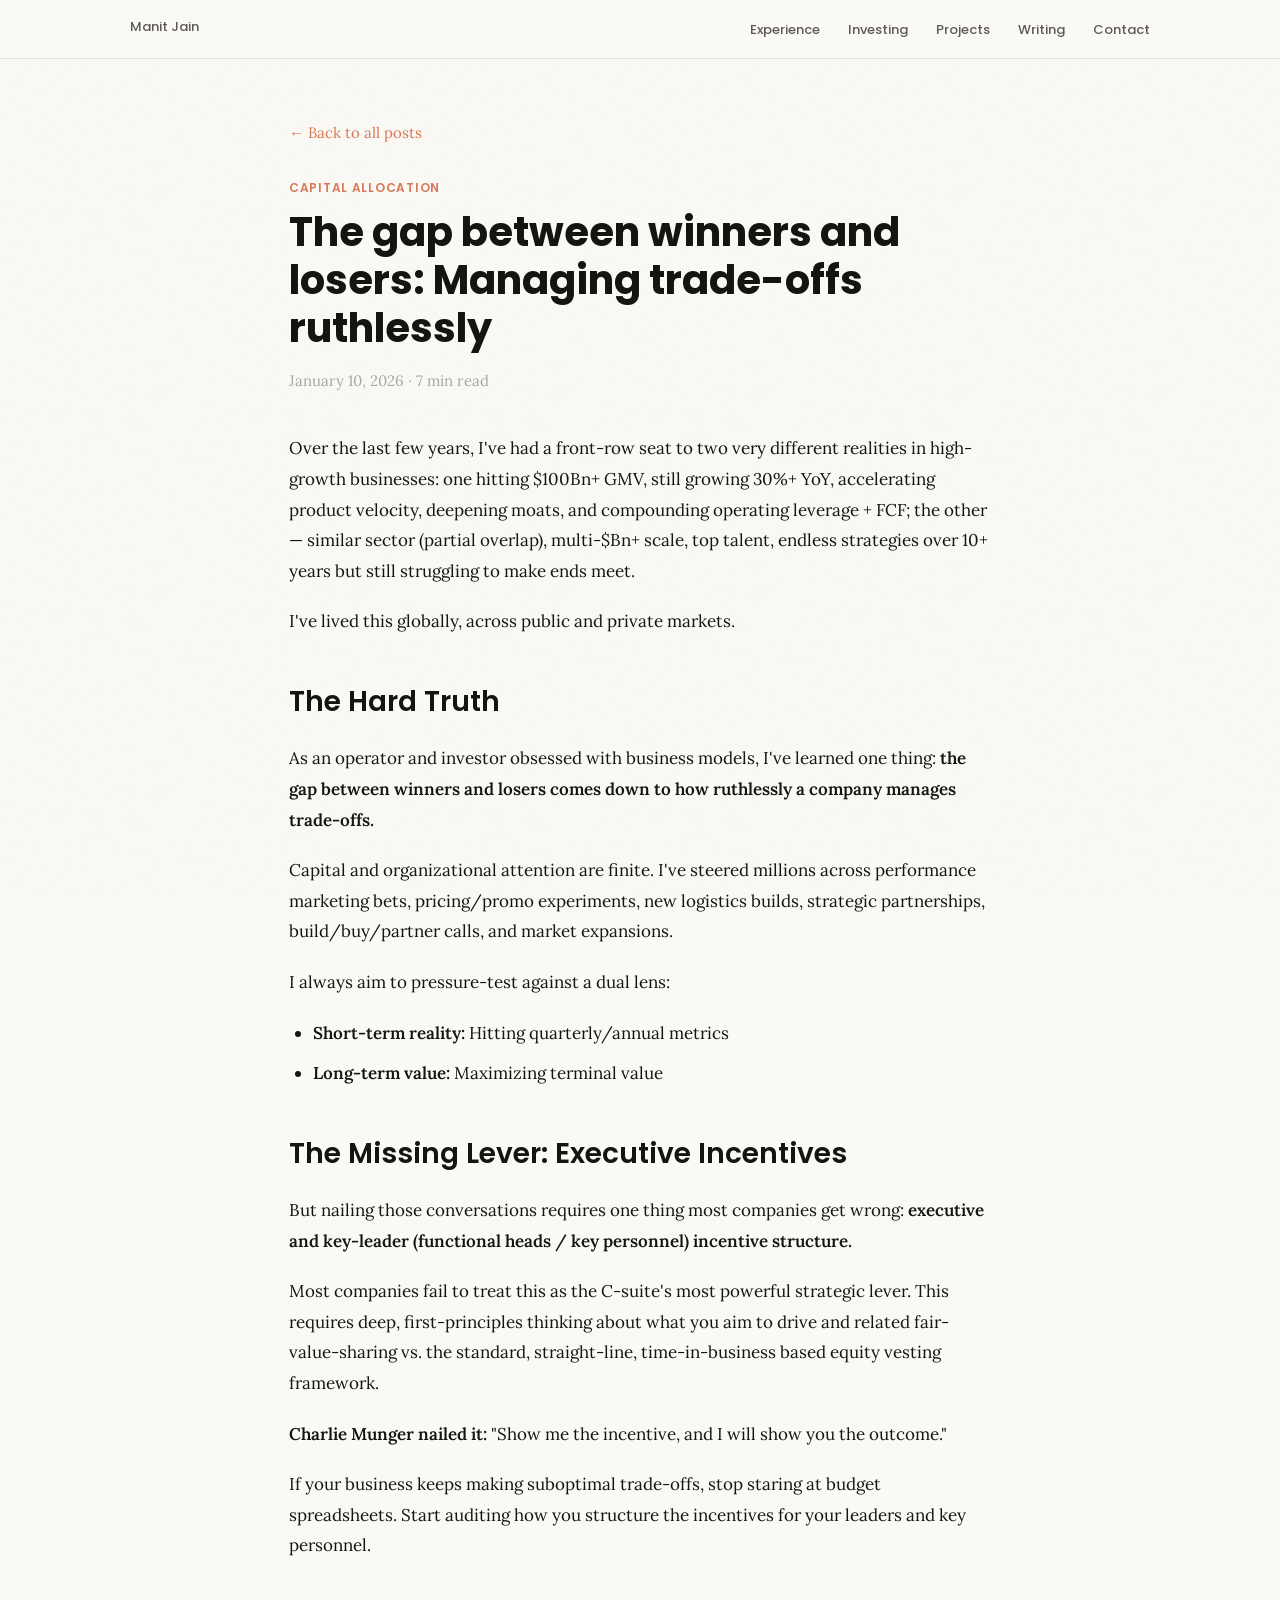
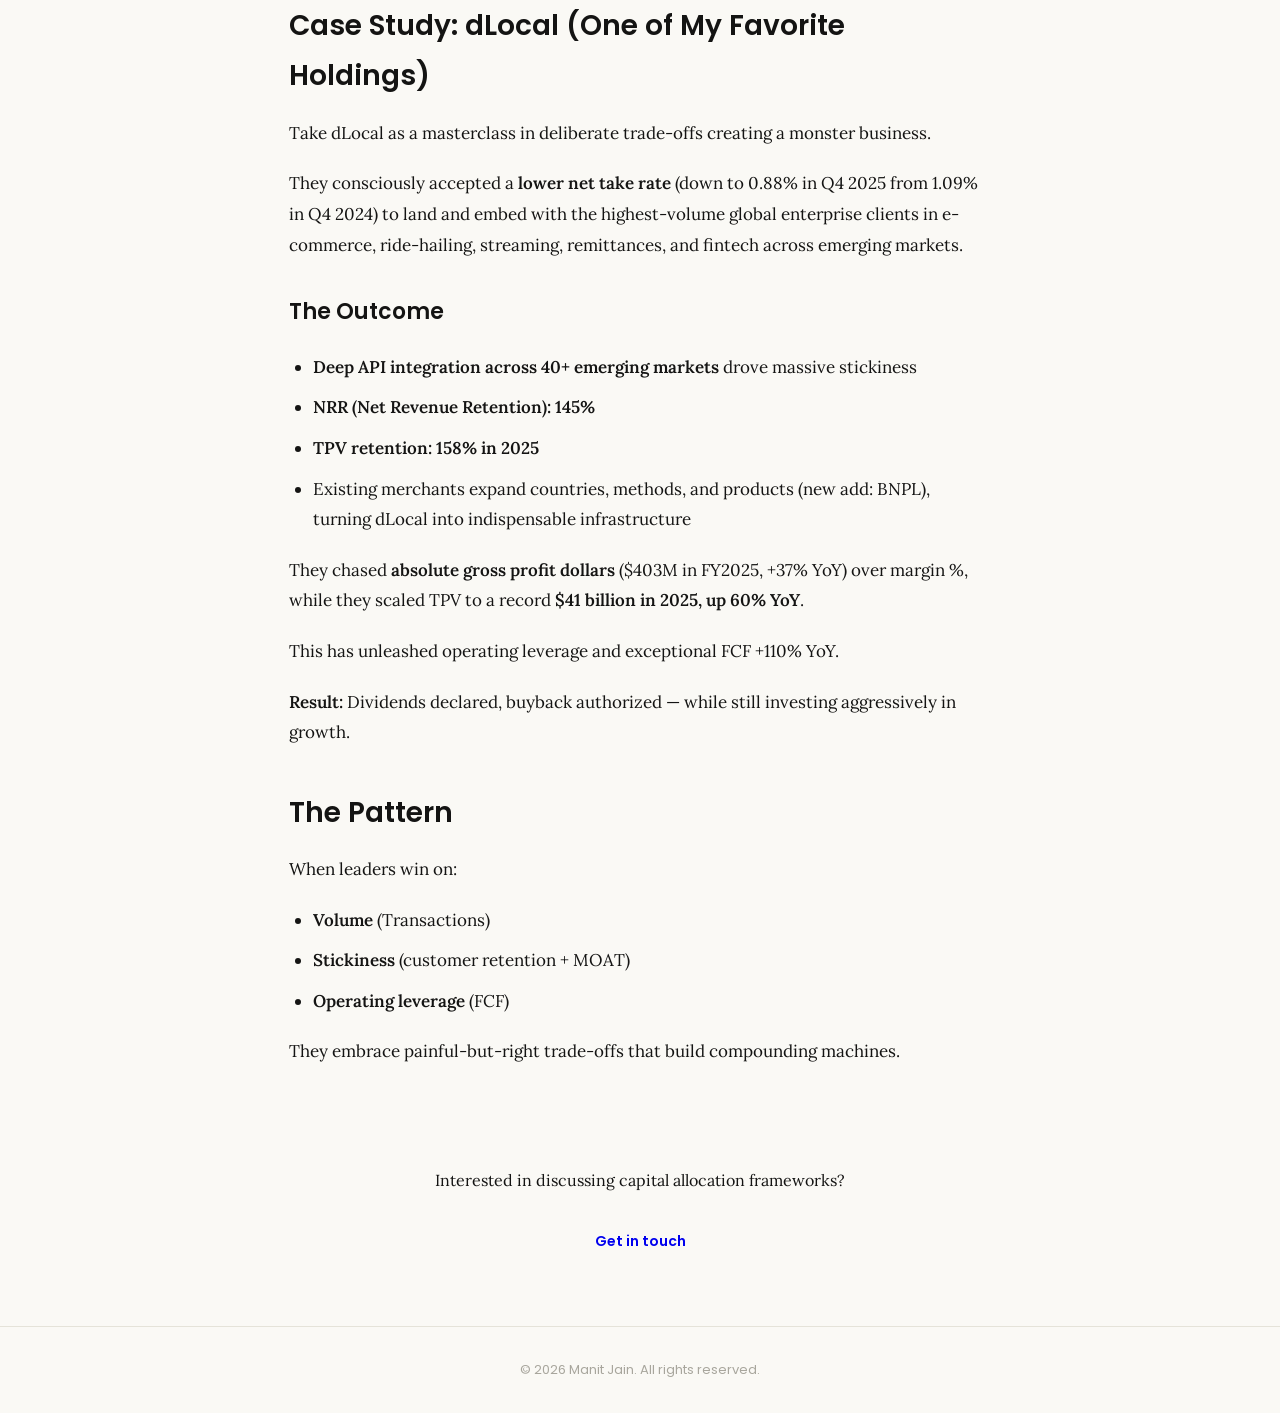
<file: dlocal-tradeoffs-munger.html>
<!DOCTYPE html>
<html lang="en">
<head>
    <meta charset="UTF-8">
    <meta name="viewport" content="width=device-width, initial-scale=1.0">
    <title>The gap between winners and losers: Managing trade-offs ruthlessly — Manit Jain</title>
    <meta name="description" content="Charlie Munger nailed it: 'Show me the incentive, and I will show you the outcome.' Using dLocal as a masterclass in deliberate trade-offs.">
    <link rel="stylesheet" href="../css/style.css">
</head>
<body>
    <nav>
        <div class="container">
            <a href="../index.html" class="logo">Manit Jain</a>
            <ul>
                <li><a href="../index.html#experience">Experience</a></li>
                <li><a href="../index.html#investing">Investing</a></li>
                <li><a href="../index.html#projects">Projects</a></li>
                <li><a href="../index.html#writing">Writing</a></li>
                <li><a href="../index.html#contact">Contact</a></li>
            </ul>
        </div>
    </nav>

    <article class="blog-post">
        <a href="../index.html#writing" class="back-link">← Back to all posts</a>
        
        <header class="blog-post-header">
            <div class="blog-category">Capital Allocation</div>
            <h1 class="blog-post-title">The gap between winners and losers: Managing trade-offs ruthlessly</h1>
            <div class="blog-post-meta">January 10, 2026 · 7 min read</div>
        </header>

        <div class="blog-post-content">
            <p>Over the last few years, I've had a front-row seat to two very different realities in high-growth businesses: one hitting $100Bn+ GMV, still growing 30%+ YoY, accelerating product velocity, deepening moats, and compounding operating leverage + FCF; the other — similar sector (partial overlap), multi-$Bn+ scale, top talent, endless strategies over 10+ years but still struggling to make ends meet.</p>
            
            <p>I've lived this globally, across public and private markets.</p>
            
            <h3>The Hard Truth</h3>
            
            <p>As an operator and investor obsessed with business models, I've learned one thing: <strong>the gap between winners and losers comes down to how ruthlessly a company manages trade-offs.</strong></p>
            
            <p>Capital and organizational attention are finite. I've steered millions across performance marketing bets, pricing/promo experiments, new logistics builds, strategic partnerships, build/buy/partner calls, and market expansions.</p>
            
            <p>I always aim to pressure-test against a dual lens:</p>
            <ul>
                <li><strong>Short-term reality:</strong> Hitting quarterly/annual metrics</li>
                <li><strong>Long-term value:</strong> Maximizing terminal value</li>
            </ul>
            
            <h3>The Missing Lever: Executive Incentives</h3>
            
            <p>But nailing those conversations requires one thing most companies get wrong: <strong>executive and key-leader (functional heads / key personnel) incentive structure.</strong></p>
            
            <p>Most companies fail to treat this as the C-suite's most powerful strategic lever. This requires deep, first-principles thinking about what you aim to drive and related fair-value-sharing vs. the standard, straight-line, time-in-business based equity vesting framework.</p>
            
            <p><strong>Charlie Munger nailed it:</strong> "Show me the incentive, and I will show you the outcome."</p>
            
            <p>If your business keeps making suboptimal trade-offs, stop staring at budget spreadsheets. Start auditing how you structure the incentives for your leaders and key personnel.</p>
            
            <h3>Case Study: dLocal (One of My Favorite Holdings)</h3>
            
            <p>Take dLocal as a masterclass in deliberate trade-offs creating a monster business.</p>
            
            <p>They consciously accepted a <strong>lower net take rate</strong> (down to 0.88% in Q4 2025 from 1.09% in Q4 2024) to land and embed with the highest-volume global enterprise clients in e-commerce, ride-hailing, streaming, remittances, and fintech across emerging markets.</p>
            
            <h4>The Outcome</h4>
            
            <ul>
                <li><strong>Deep API integration across 40+ emerging markets</strong> drove massive stickiness</li>
                <li><strong>NRR (Net Revenue Retention): 145%</strong></li>
                <li><strong>TPV retention: 158% in 2025</strong></li>
                <li>Existing merchants expand countries, methods, and products (new add: BNPL), turning dLocal into indispensable infrastructure</li>
            </ul>
            
            <p>They chased <strong>absolute gross profit dollars</strong> ($403M in FY2025, +37% YoY) over margin %, while they scaled TPV to a record <strong>$41 billion in 2025, up 60% YoY</strong>.</p>
            
            <p>This has unleashed operating leverage and exceptional FCF +110% YoY.</p>
            
            <p><strong>Result:</strong> Dividends declared, buyback authorized — while still investing aggressively in growth.</p>
            
            <h3>The Pattern</h3>
            
            <p>When leaders win on:</p>
            <ul>
                <li><strong>Volume</strong> (Transactions)</li>
                <li><strong>Stickiness</strong> (customer retention + MOAT)</li>
                <li><strong>Operating leverage</strong> (FCF)</li>
            </ul>
            
            <p>They embrace painful-but-right trade-offs that build compounding machines.</p>
        </div>

        <div style="margin-top: 60px; padding-top: 40px; border-top: 1px solid var(--color-border); text-align: center;">
            <p style="margin-bottom: 24px; color: var(--color-text-secondary);">Interested in discussing capital allocation frameworks?</p>
            <a href="../index.html#contact" class="btn btn-primary">Get in touch</a>
        </div>
    </article>

    <footer>
        <div class="container">
            <p>© 2026 Manit Jain. All rights reserved.</p>
        </div>
    </footer>

    <script src="../js/main.js"></script>
</body>
</html>
</file>
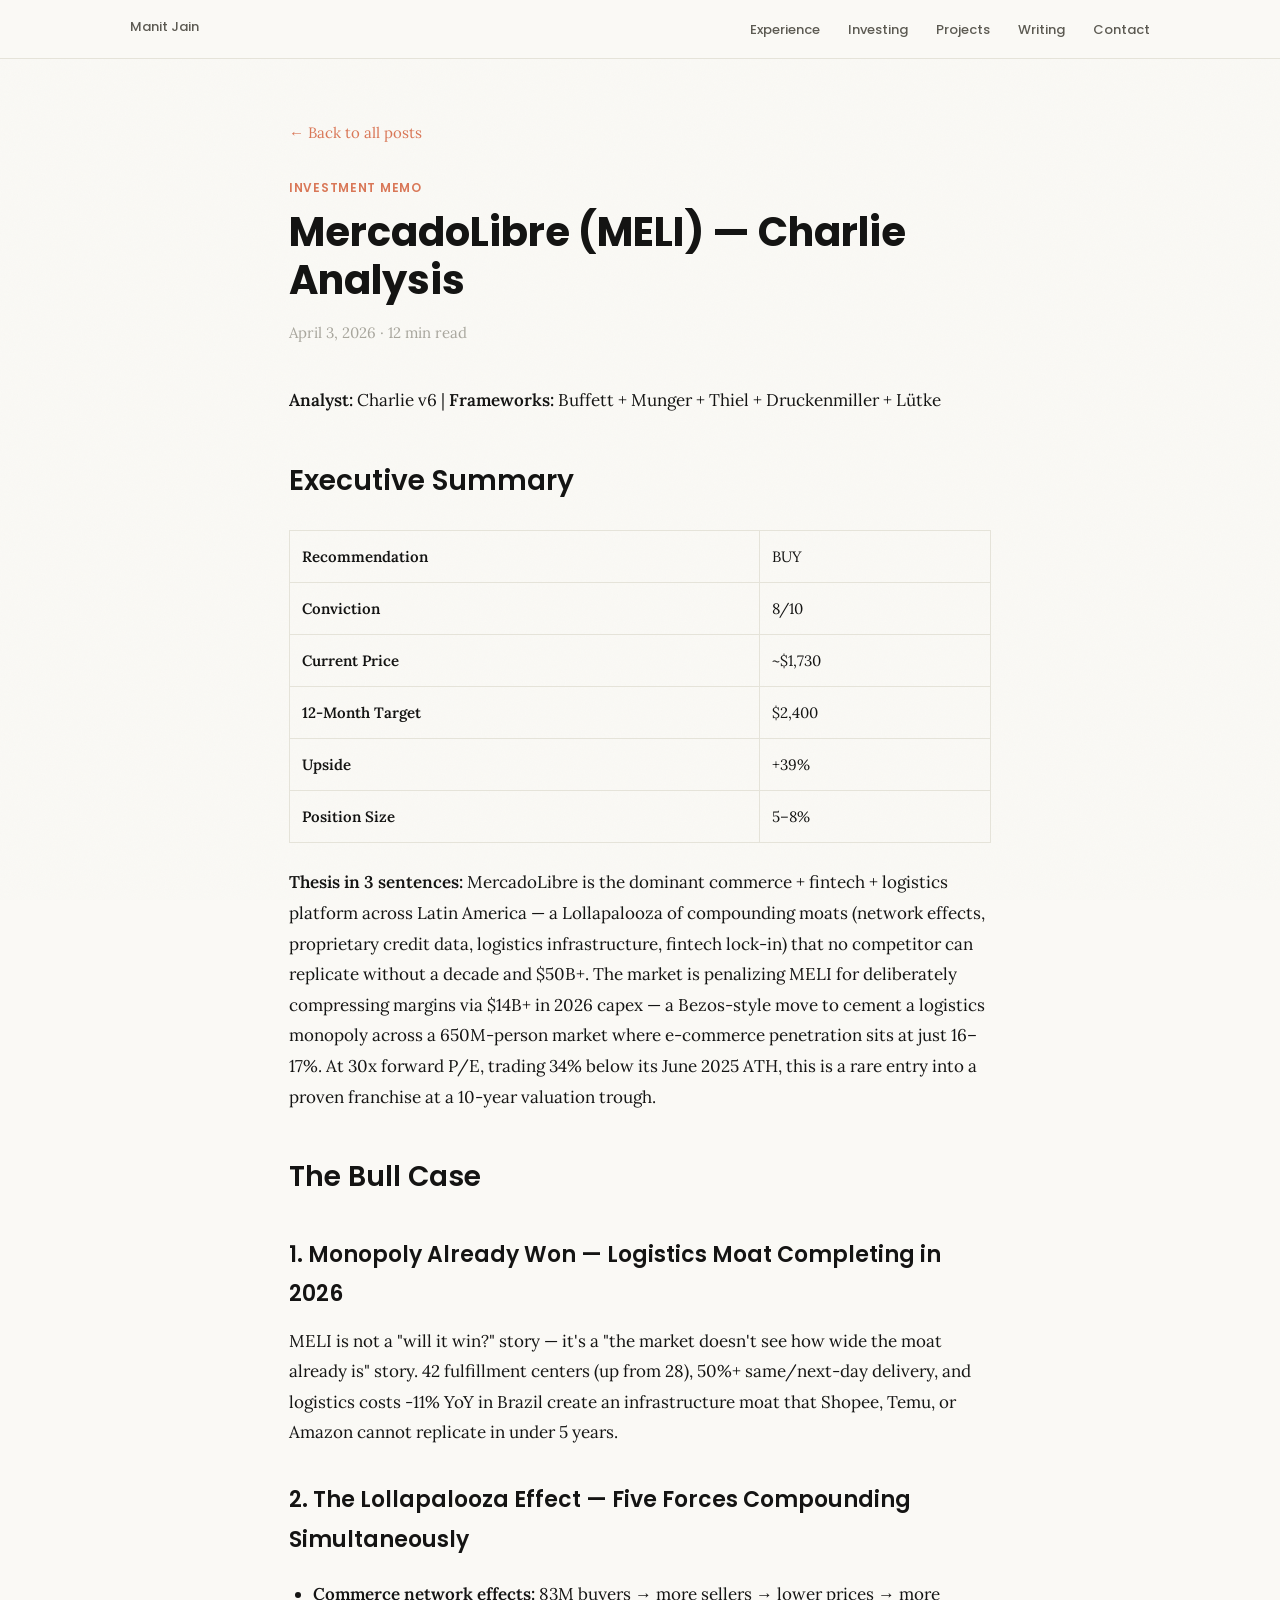
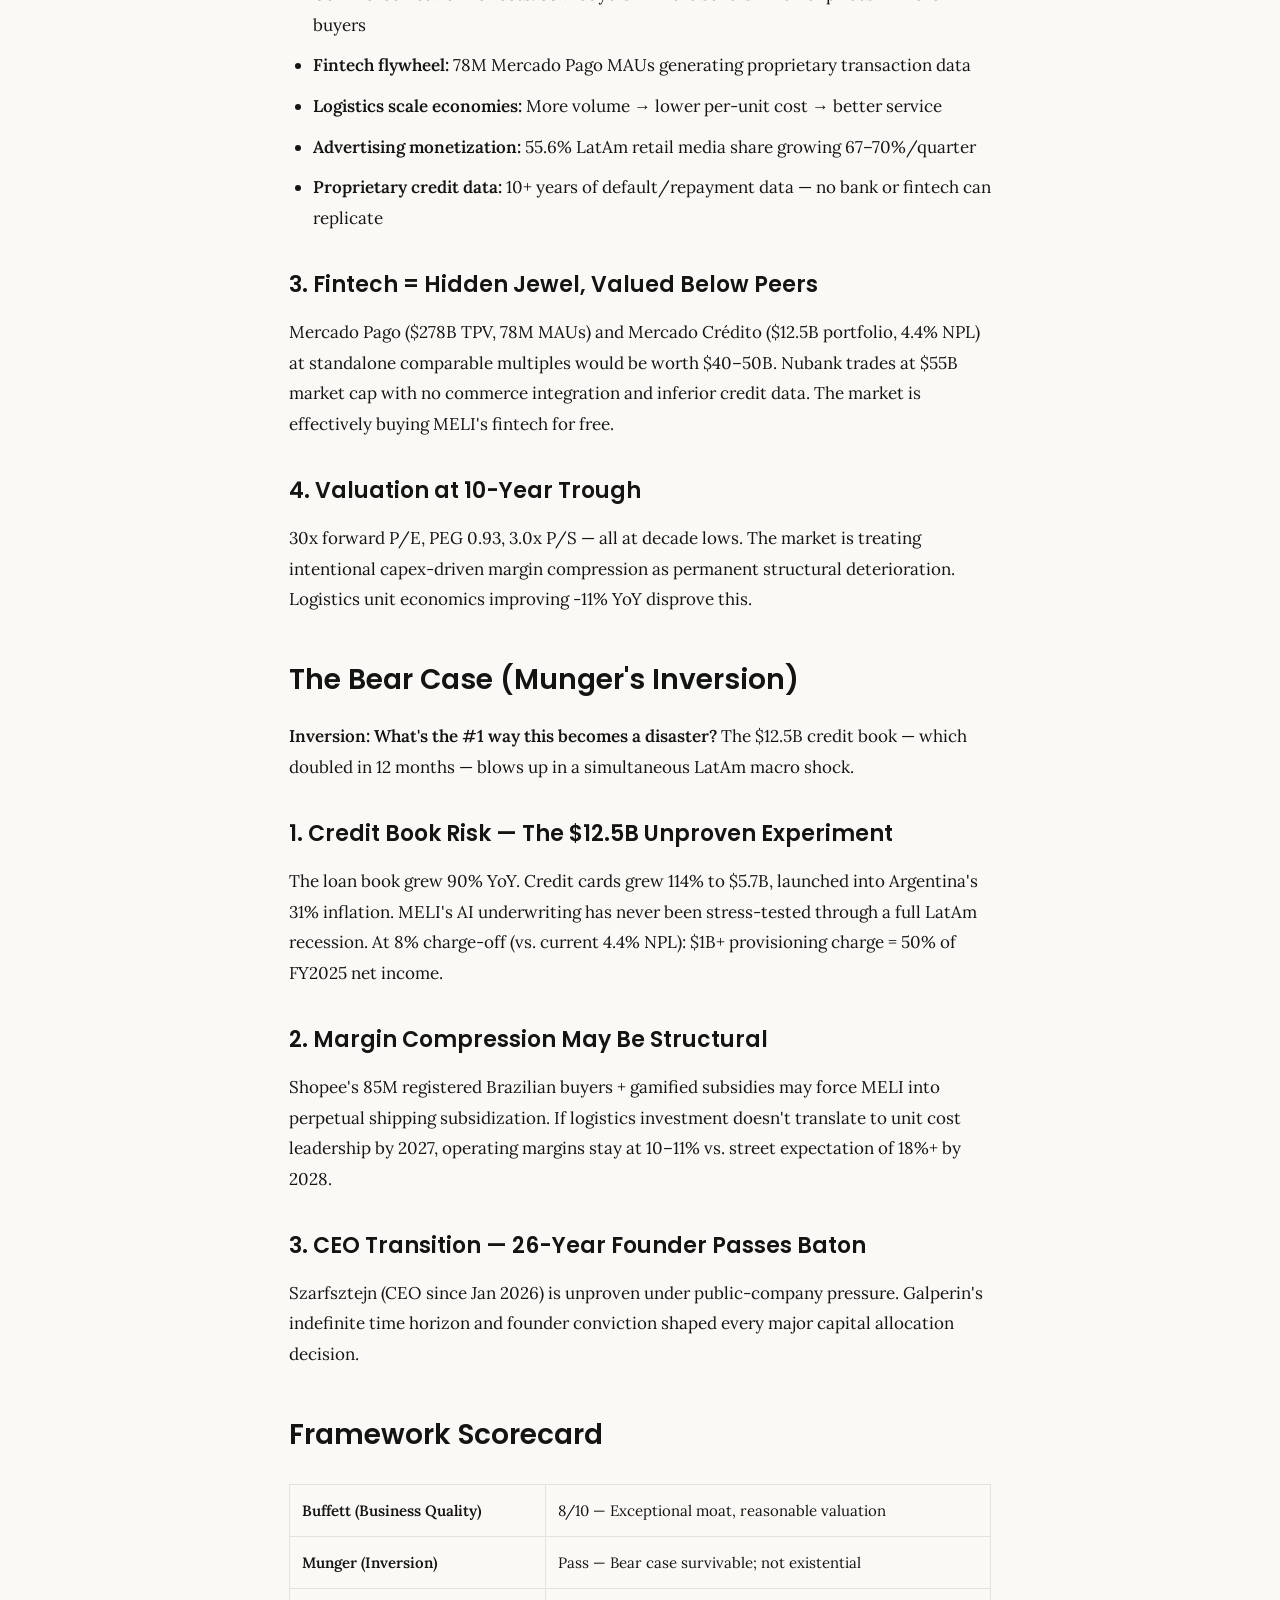
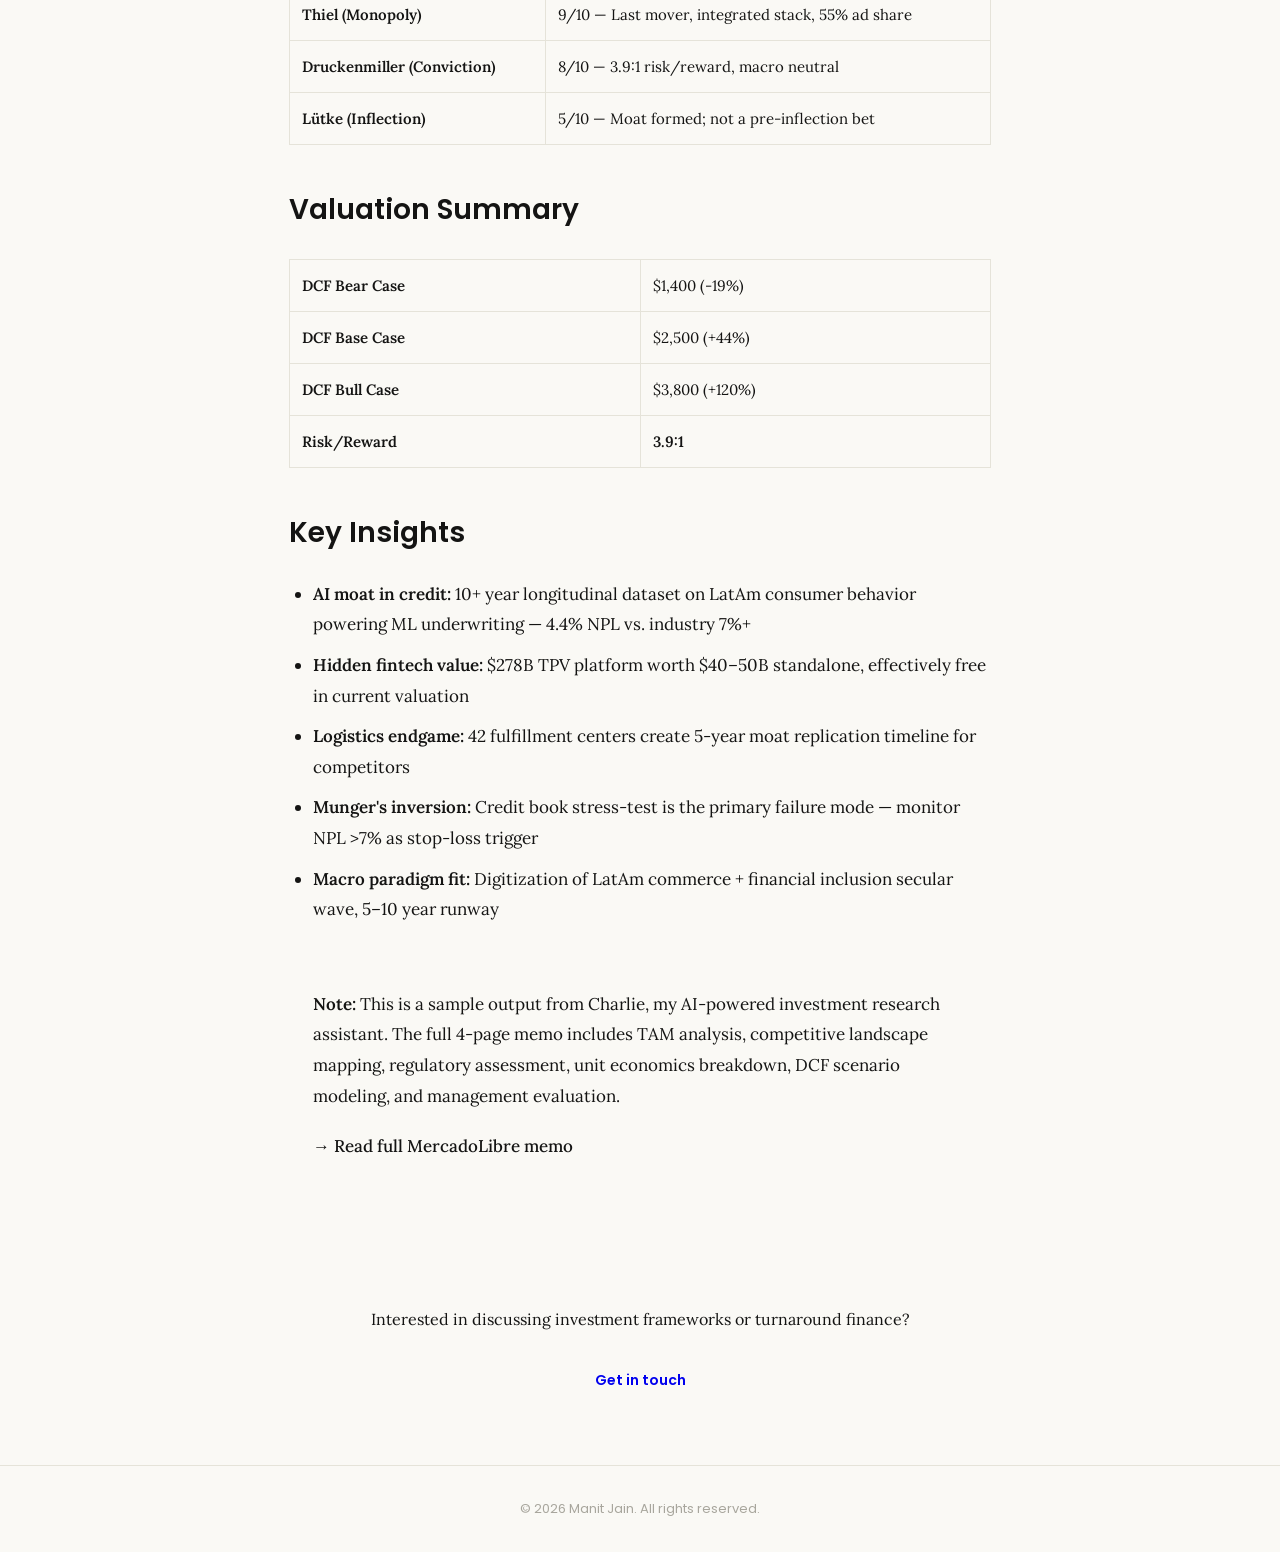
<file: mercadolibre-meli-memo.html>
<!DOCTYPE html>
<html lang="en">
<head>
    <meta charset="UTF-8">
    <meta name="viewport" content="width=device-width, initial-scale=1.0">
    <title>MercadoLibre (MELI) — Charlie Analysis — Manit Jain</title>
    <meta name="description" content="Comprehensive 4-page investment memo applying Buffett/Munger/Thiel/Druckenmiller/Lütke frameworks. BUY rating, 8/10 conviction, +39% upside.">
    <link rel="stylesheet" href="../css/style.css">
</head>
<body>
    <nav>
        <div class="container">
            <a href="../index.html" class="logo">Manit Jain</a>
            <ul>
                <li><a href="../index.html#experience">Experience</a></li>
                <li><a href="../index.html#investing">Investing</a></li>
                <li><a href="../index.html#projects">Projects</a></li>
                <li><a href="../index.html#writing">Writing</a></li>
                <li><a href="../index.html#contact">Contact</a></li>
            </ul>
        </div>
    </nav>

    <article class="blog-post">
        <a href="../index.html#writing" class="back-link">← Back to all posts</a>
        
        <header class="blog-post-header">
            <div class="blog-category">Investment Memo</div>
            <h1 class="blog-post-title">MercadoLibre (MELI) — Charlie Analysis</h1>
            <div class="blog-post-meta">April 3, 2026 · 12 min read</div>
        </header>

        <div class="blog-post-content">
            <p><strong>Analyst:</strong> Charlie v6 | <strong>Frameworks:</strong> Buffett + Munger + Thiel + Druckenmiller + Lütke</p>
            
            <h3>Executive Summary</h3>
            
            <table>
                <tr><td><strong>Recommendation</strong></td><td>BUY</td></tr>
                <tr><td><strong>Conviction</strong></td><td>8/10</td></tr>
                <tr><td><strong>Current Price</strong></td><td>~$1,730</td></tr>
                <tr><td><strong>12-Month Target</strong></td><td>$2,400</td></tr>
                <tr><td><strong>Upside</strong></td><td style="color: var(--color-accent);">+39%</td></tr>
                <tr><td><strong>Position Size</strong></td><td>5–8%</td></tr>
            </table>
            
            <p><strong>Thesis in 3 sentences:</strong> MercadoLibre is the dominant commerce + fintech + logistics platform across Latin America — a Lollapalooza of compounding moats (network effects, proprietary credit data, logistics infrastructure, fintech lock-in) that no competitor can replicate without a decade and $50B+. The market is penalizing MELI for deliberately compressing margins via $14B+ in 2026 capex — a Bezos-style move to cement a logistics monopoly across a 650M-person market where e-commerce penetration sits at just 16–17%. At 30x forward P/E, trading 34% below its June 2025 ATH, this is a rare entry into a proven franchise at a 10-year valuation trough.</p>
            
            <h3>The Bull Case</h3>
            
            <h4>1. Monopoly Already Won — Logistics Moat Completing in 2026</h4>
            <p>MELI is not a "will it win?" story — it's a "the market doesn't see how wide the moat already is" story. 42 fulfillment centers (up from 28), 50%+ same/next-day delivery, and logistics costs -11% YoY in Brazil create an infrastructure moat that Shopee, Temu, or Amazon cannot replicate in under 5 years.</p>
            
            <h4>2. The Lollapalooza Effect — Five Forces Compounding Simultaneously</h4>
            <ul>
                <li><strong>Commerce network effects:</strong> 83M buyers → more sellers → lower prices → more buyers</li>
                <li><strong>Fintech flywheel:</strong> 78M Mercado Pago MAUs generating proprietary transaction data</li>
                <li><strong>Logistics scale economies:</strong> More volume → lower per-unit cost → better service</li>
                <li><strong>Advertising monetization:</strong> 55.6% LatAm retail media share growing 67–70%/quarter</li>
                <li><strong>Proprietary credit data:</strong> 10+ years of default/repayment data — no bank or fintech can replicate</li>
            </ul>
            
            <h4>3. Fintech = Hidden Jewel, Valued Below Peers</h4>
            <p>Mercado Pago ($278B TPV, 78M MAUs) and Mercado Crédito ($12.5B portfolio, 4.4% NPL) at standalone comparable multiples would be worth $40–50B. Nubank trades at $55B market cap with no commerce integration and inferior credit data. The market is effectively buying MELI's fintech for free.</p>
            
            <h4>4. Valuation at 10-Year Trough</h4>
            <p>30x forward P/E, PEG 0.93, 3.0x P/S — all at decade lows. The market is treating intentional capex-driven margin compression as permanent structural deterioration. Logistics unit economics improving -11% YoY disprove this.</p>
            
            <h3>The Bear Case (Munger's Inversion)</h3>
            
            <p><strong>Inversion: What's the #1 way this becomes a disaster?</strong> The $12.5B credit book — which doubled in 12 months — blows up in a simultaneous LatAm macro shock.</p>
            
            <h4>1. Credit Book Risk — The $12.5B Unproven Experiment</h4>
            <p>The loan book grew 90% YoY. Credit cards grew 114% to $5.7B, launched into Argentina's 31% inflation. MELI's AI underwriting has never been stress-tested through a full LatAm recession. At 8% charge-off (vs. current 4.4% NPL): $1B+ provisioning charge = 50% of FY2025 net income.</p>
            
            <h4>2. Margin Compression May Be Structural</h4>
            <p>Shopee's 85M registered Brazilian buyers + gamified subsidies may force MELI into perpetual shipping subsidization. If logistics investment doesn't translate to unit cost leadership by 2027, operating margins stay at 10–11% vs. street expectation of 18%+ by 2028.</p>
            
            <h4>3. CEO Transition — 26-Year Founder Passes Baton</h4>
            <p>Szarfsztejn (CEO since Jan 2026) is unproven under public-company pressure. Galperin's indefinite time horizon and founder conviction shaped every major capital allocation decision.</p>
            
            <h3>Framework Scorecard</h3>
            
            <table>
                <tr><td><strong>Buffett (Business Quality)</strong></td><td>8/10 — Exceptional moat, reasonable valuation</td></tr>
                <tr><td><strong>Munger (Inversion)</strong></td><td>Pass — Bear case survivable; not existential</td></tr>
                <tr><td><strong>Thiel (Monopoly)</strong></td><td>9/10 — Last mover, integrated stack, 55% ad share</td></tr>
                <tr><td><strong>Druckenmiller (Conviction)</strong></td><td>8/10 — 3.9:1 risk/reward, macro neutral</td></tr>
                <tr><td><strong>Lütke (Inflection)</strong></td><td>5/10 — Moat formed; not a pre-inflection bet</td></tr>
            </table>
            
            <h3>Valuation Summary</h3>
            
            <table>
                <tr><td><strong>DCF Bear Case</strong></td><td>$1,400 (-19%)</td></tr>
                <tr><td><strong>DCF Base Case</strong></td><td style="color: var(--color-accent);">$2,500 (+44%)</td></tr>
                <tr><td><strong>DCF Bull Case</strong></td><td>$3,800 (+120%)</td></tr>
                <tr><td><strong>Risk/Reward</strong></td><td><strong>3.9:1</strong></td></tr>
            </table>
            
            <h3>Key Insights</h3>
            
            <ul>
                <li><strong>AI moat in credit:</strong> 10+ year longitudinal dataset on LatAm consumer behavior powering ML underwriting — 4.4% NPL vs. industry 7%+</li>
                <li><strong>Hidden fintech value:</strong> $278B TPV platform worth $40–50B standalone, effectively free in current valuation</li>
                <li><strong>Logistics endgame:</strong> 42 fulfillment centers create 5-year moat replication timeline for competitors</li>
                <li><strong>Munger's inversion:</strong> Credit book stress-test is the primary failure mode — monitor NPL >7% as stop-loss trigger</li>
                <li><strong>Macro paradigm fit:</strong> Digitization of LatAm commerce + financial inclusion secular wave, 5–10 year runway</li>
            </ul>
            
            <div style="margin-top: 40px; padding: 24px; background: var(--color-accent-light); border-left: 4px solid var(--color-accent); border-radius: 8px;">
                <p><strong>Note:</strong> This is a sample output from Charlie, my AI-powered investment research assistant. The full 4-page memo includes TAM analysis, competitive landscape mapping, regulatory assessment, unit economics breakdown, DCF scenario modeling, and management evaluation.</p>
                <p style="margin-top: 12px;"><a href="https://docs.google.com/document/d/1RY6lX6fvLwEimpLoeXy7ztlkRj8vrPqDeWyg6KT6BI8/edit" target="_blank" style="color: var(--color-accent); font-weight: 500;">→ Read full MercadoLibre memo</a></p>
            </div>
        </div>

        <div style="margin-top: 60px; padding-top: 40px; border-top: 1px solid var(--color-border); text-align: center;">
            <p style="margin-bottom: 24px; color: var(--color-text-secondary);">Interested in discussing investment frameworks or turnaround finance?</p>
            <a href="../index.html#contact" class="btn btn-primary">Get in touch</a>
        </div>
    </article>

    <footer>
        <div class="container">
            <p>© 2026 Manit Jain. All rights reserved.</p>
        </div>
    </footer>

    <script src="../js/main.js"></script>
</body>
</html>
</file>
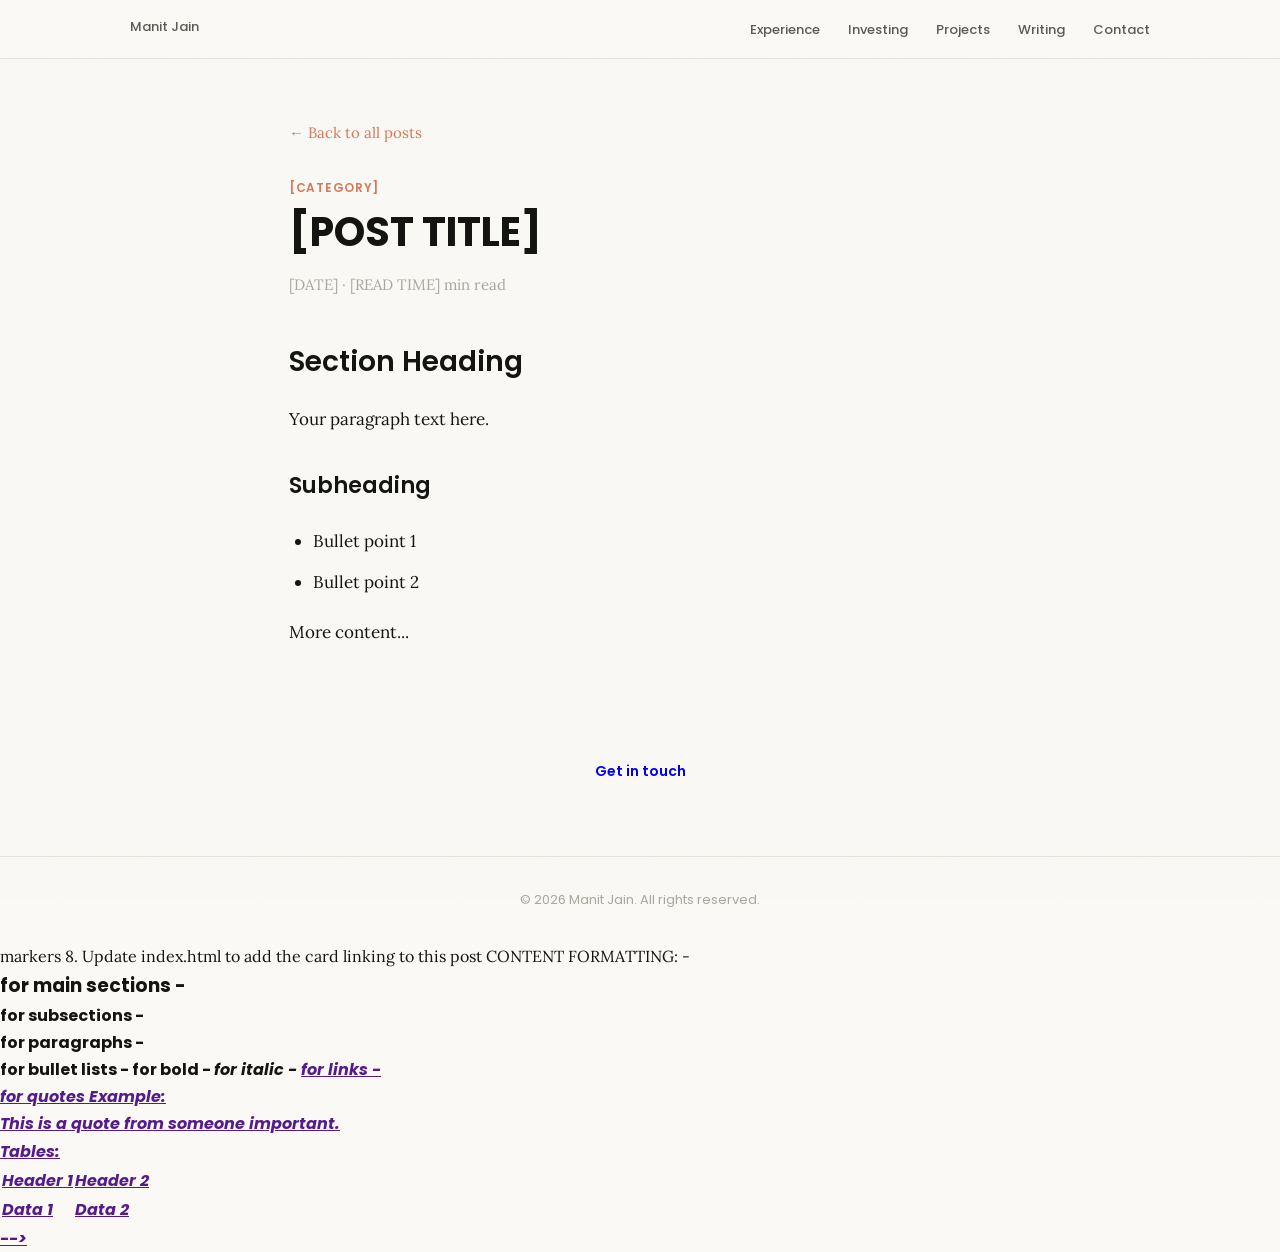
<file: blog/_TEMPLATE.html>
<!DOCTYPE html>
<html lang="en">
<head>
    <meta charset="UTF-8">
    <meta name="viewport" content="width=device-width, initial-scale=1.0">
    <title>[POST TITLE] — Manit Jain</title>
    <meta name="description" content="[POST EXCERPT]">
    <link rel="stylesheet" href="../css/style.css">
</head>
<body>
    <nav>
        <div class="container">
            <a href="../index.html" class="logo">Manit Jain</a>
            <ul>
                <li><a href="../index.html#experience">Experience</a></li>
                <li><a href="../index.html#investing">Investing</a></li>
                <li><a href="../index.html#projects">Projects</a></li>
                <li><a href="../index.html#writing">Writing</a></li>
                <li><a href="../index.html#contact">Contact</a></li>
            </ul>
        </div>
    </nav>

    <article class="blog-post">
        <a href="../index.html#writing" class="back-link">← Back to all posts</a>
        
        <header class="blog-post-header">
            <div class="blog-category">[CATEGORY]</div>
            <h1 class="blog-post-title">[POST TITLE]</h1>
            <div class="blog-post-meta">[DATE] · [READ TIME] min read</div>
        </header>

        <div class="blog-post-content">
            <!-- YOUR CONTENT GOES HERE -->
            
            <h3>Section Heading</h3>
            <p>Your paragraph text here.</p>
            
            <h4>Subheading</h4>
            <ul>
                <li>Bullet point 1</li>
                <li>Bullet point 2</li>
            </ul>
            
            <p>More content...</p>
            
            <!-- END CONTENT -->
        </div>

        <div style="margin-top: 60px; padding-top: 40px; border-top: 1px solid var(--color-border); text-align: center;">
            <a href="../index.html#contact" class="btn btn-primary">Get in touch</a>
        </div>
    </article>

    <footer>
        <div class="container">
            <p>© 2026 Manit Jain. All rights reserved.</p>
        </div>
    </footer>

    <script src="../js/main.js"></script>
</body>
</html>

<!--
INSTRUCTIONS FOR NEW POSTS:

1. Save this file as: blog/your-post-slug.html
2. Replace [POST TITLE] in <title> and <h1>
3. Replace [POST EXCERPT] in meta description
4. Replace [CATEGORY] (e.g., "Investment Memo", "Strategic Finance")
5. Replace [DATE] (e.g., "April 3, 2026")
6. Replace [READ TIME] (estimate: ~200 words per minute)
7. Add your content between <!-- YOUR CONTENT GOES HERE --> markers
8. Update index.html to add the card linking to this post

CONTENT FORMATTING:
- <h3> for main sections
- <h4> for subsections
- <p> for paragraphs
- <ul><li> for bullet lists
- <strong> for bold
- <em> for italic
- <a href=""> for links
- <blockquote> for quotes

Example:
<blockquote>
This is a quote from someone important.
</blockquote>

Tables:
<table>
    <tr>
        <th>Header 1</th>
        <th>Header 2</th>
    </tr>
    <tr>
        <td>Data 1</td>
        <td>Data 2</td>
    </tr>
</table>
-->
</file>
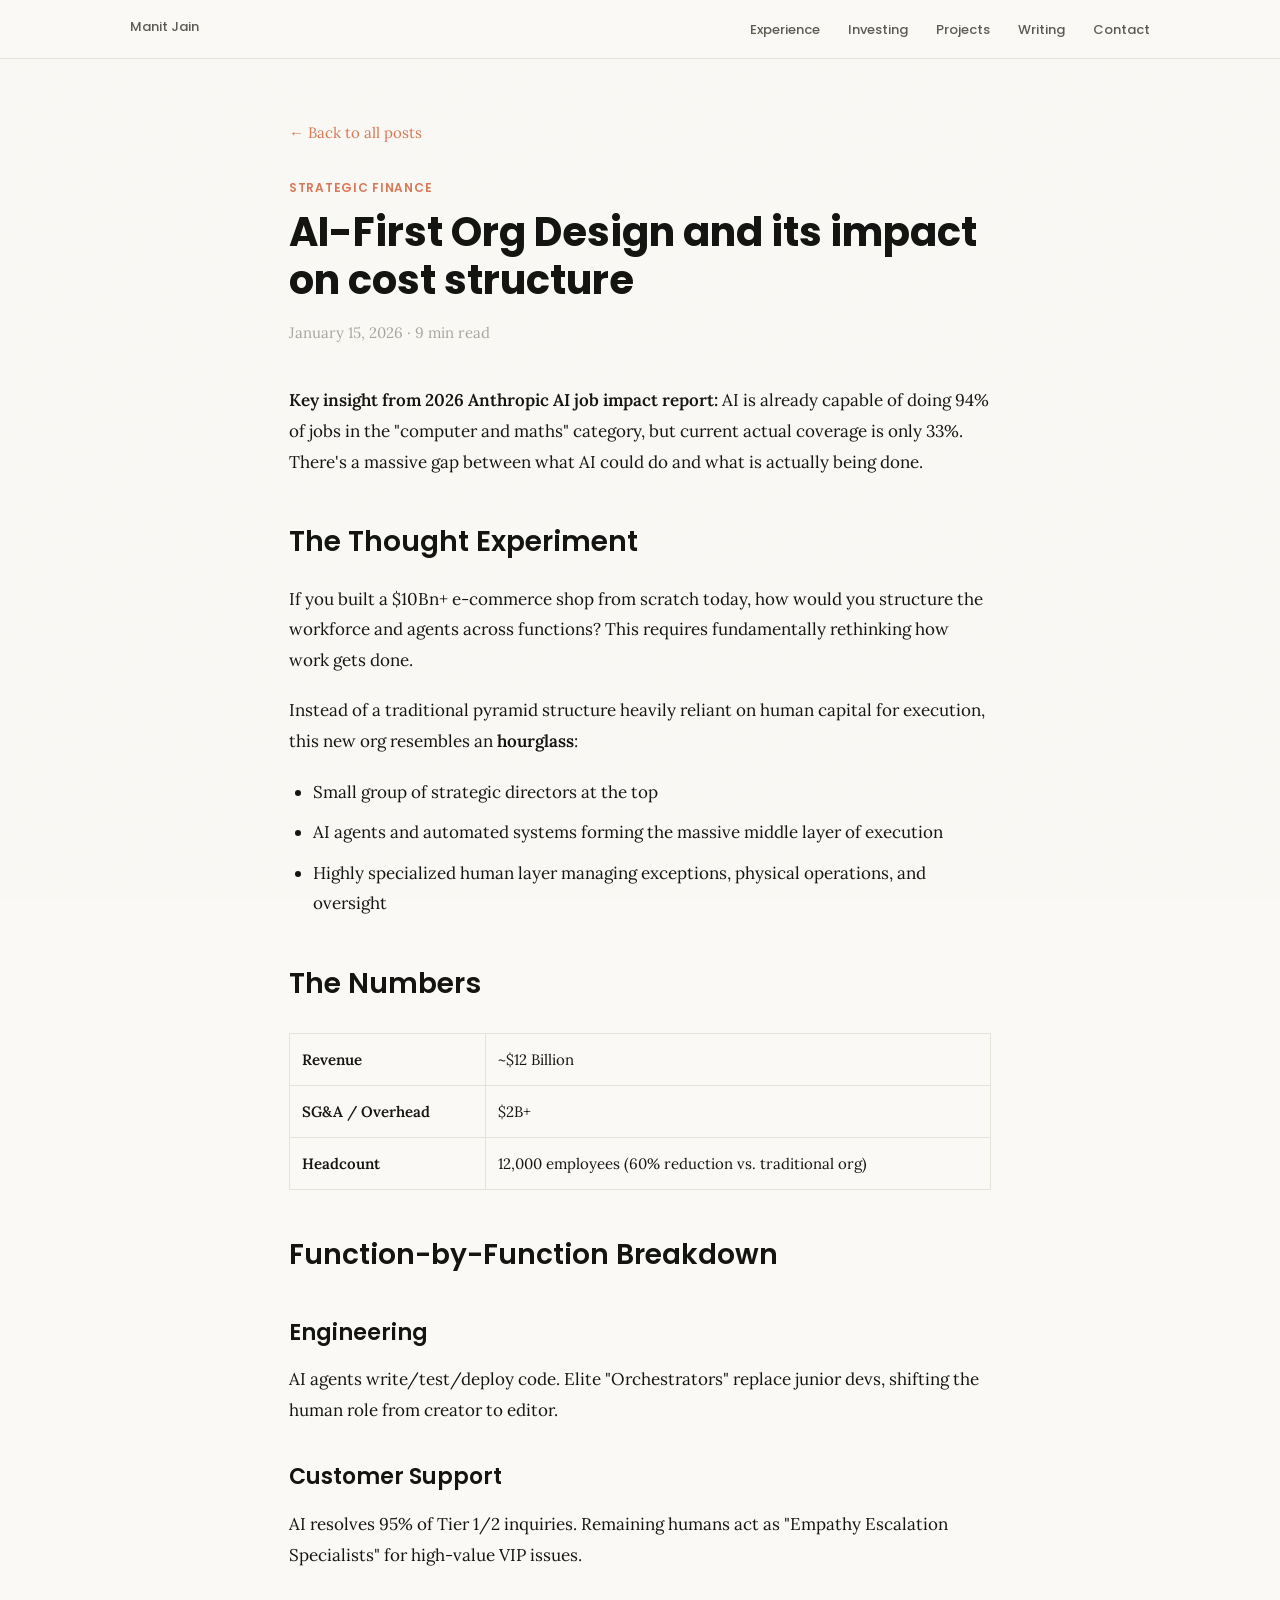
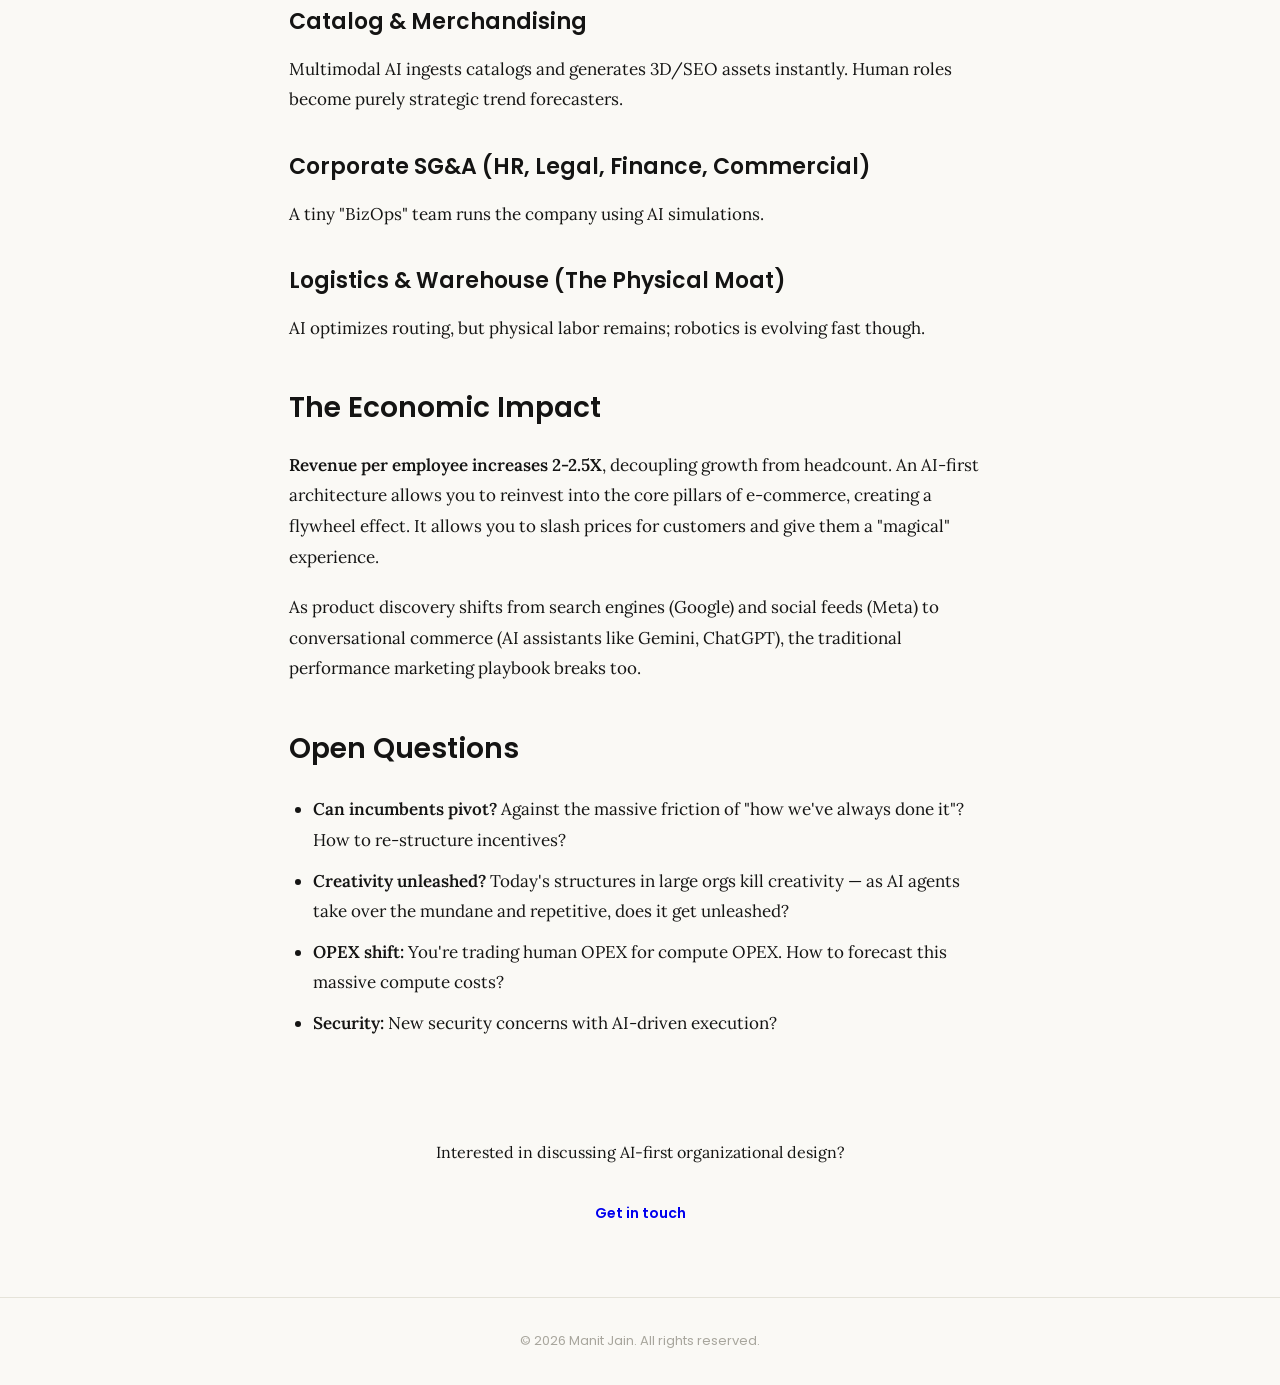
<file: blog/ai-first-org-design.html>
<!DOCTYPE html>
<html lang="en">
<head>
    <meta charset="UTF-8">
    <meta name="viewport" content="width=device-width, initial-scale=1.0">
    <title>AI-First Org Design and its impact on cost structure — Manit Jain</title>
    <meta name="description" content="Reimagining a $10Bn+ e-commerce business built from scratch today. Revenue per employee 2-2.5X, headcount down 60%, margins reinvested into customer experience.">
    <link rel="stylesheet" href="../css/style.css">
</head>
<body>
    <nav>
        <div class="container">
            <a href="../index.html" class="logo">Manit Jain</a>
            <ul>
                <li><a href="../index.html#experience">Experience</a></li>
                <li><a href="../index.html#investing">Investing</a></li>
                <li><a href="../index.html#projects">Projects</a></li>
                <li><a href="../index.html#writing">Writing</a></li>
                <li><a href="../index.html#contact">Contact</a></li>
            </ul>
        </div>
    </nav>

    <article class="blog-post">
        <a href="../index.html#writing" class="back-link">← Back to all posts</a>
        
        <header class="blog-post-header">
            <div class="blog-category">Strategic Finance</div>
            <h1 class="blog-post-title">AI-First Org Design and its impact on cost structure</h1>
            <div class="blog-post-meta">January 15, 2026 · 9 min read</div>
        </header>

        <div class="blog-post-content">
            <p><strong>Key insight from 2026 Anthropic AI job impact report:</strong> AI is already capable of doing 94% of jobs in the "computer and maths" category, but current actual coverage is only 33%. There's a massive gap between what AI could do and what is actually being done.</p>
            
            <h3>The Thought Experiment</h3>
            
            <p>If you built a $10Bn+ e-commerce shop from scratch today, how would you structure the workforce and agents across functions? This requires fundamentally rethinking how work gets done.</p>
            
            <p>Instead of a traditional pyramid structure heavily reliant on human capital for execution, this new org resembles an <strong>hourglass</strong>:</p>
            
            <ul>
                <li>Small group of strategic directors at the top</li>
                <li>AI agents and automated systems forming the massive middle layer of execution</li>
                <li>Highly specialized human layer managing exceptions, physical operations, and oversight</li>
            </ul>
            
            <h3>The Numbers</h3>
            
            <table>
                <tr><td><strong>Revenue</strong></td><td>~$12 Billion</td></tr>
                <tr><td><strong>SG&A / Overhead</strong></td><td>$2B+</td></tr>
                <tr><td><strong>Headcount</strong></td><td>12,000 employees (60% reduction vs. traditional org)</td></tr>
            </table>
            
            <h3>Function-by-Function Breakdown</h3>
            
            <h4>Engineering</h4>
            <p>AI agents write/test/deploy code. Elite "Orchestrators" replace junior devs, shifting the human role from creator to editor.</p>
            
            <h4>Customer Support</h4>
            <p>AI resolves 95% of Tier 1/2 inquiries. Remaining humans act as "Empathy Escalation Specialists" for high-value VIP issues.</p>
            
            <h4>Catalog & Merchandising</h4>
            <p>Multimodal AI ingests catalogs and generates 3D/SEO assets instantly. Human roles become purely strategic trend forecasters.</p>
            
            <h4>Corporate SG&A (HR, Legal, Finance, Commercial)</h4>
            <p>A tiny "BizOps" team runs the company using AI simulations.</p>
            
            <h4>Logistics & Warehouse (The Physical Moat)</h4>
            <p>AI optimizes routing, but physical labor remains; robotics is evolving fast though.</p>
            
            <h3>The Economic Impact</h3>
            
            <p><strong>Revenue per employee increases 2-2.5X</strong>, decoupling growth from headcount. An AI-first architecture allows you to reinvest into the core pillars of e-commerce, creating a flywheel effect. It allows you to slash prices for customers and give them a "magical" experience.</p>
            
            <p>As product discovery shifts from search engines (Google) and social feeds (Meta) to conversational commerce (AI assistants like Gemini, ChatGPT), the traditional performance marketing playbook breaks too.</p>
            
            <h3>Open Questions</h3>
            
            <ul>
                <li><strong>Can incumbents pivot?</strong> Against the massive friction of "how we've always done it"? How to re-structure incentives?</li>
                <li><strong>Creativity unleashed?</strong> Today's structures in large orgs kill creativity — as AI agents take over the mundane and repetitive, does it get unleashed?</li>
                <li><strong>OPEX shift:</strong> You're trading human OPEX for compute OPEX. How to forecast this massive compute costs?</li>
                <li><strong>Security:</strong> New security concerns with AI-driven execution?</li>
            </ul>
        </div>

        <div style="margin-top: 60px; padding-top: 40px; border-top: 1px solid var(--color-border); text-align: center;">
            <p style="margin-bottom: 24px; color: var(--color-text-secondary);">Interested in discussing AI-first organizational design?</p>
            <a href="../index.html#contact" class="btn btn-primary">Get in touch</a>
        </div>
    </article>

    <footer>
        <div class="container">
            <p>© 2026 Manit Jain. All rights reserved.</p>
        </div>
    </footer>

    <script src="../js/main.js"></script>
</body>
</html>
</file>
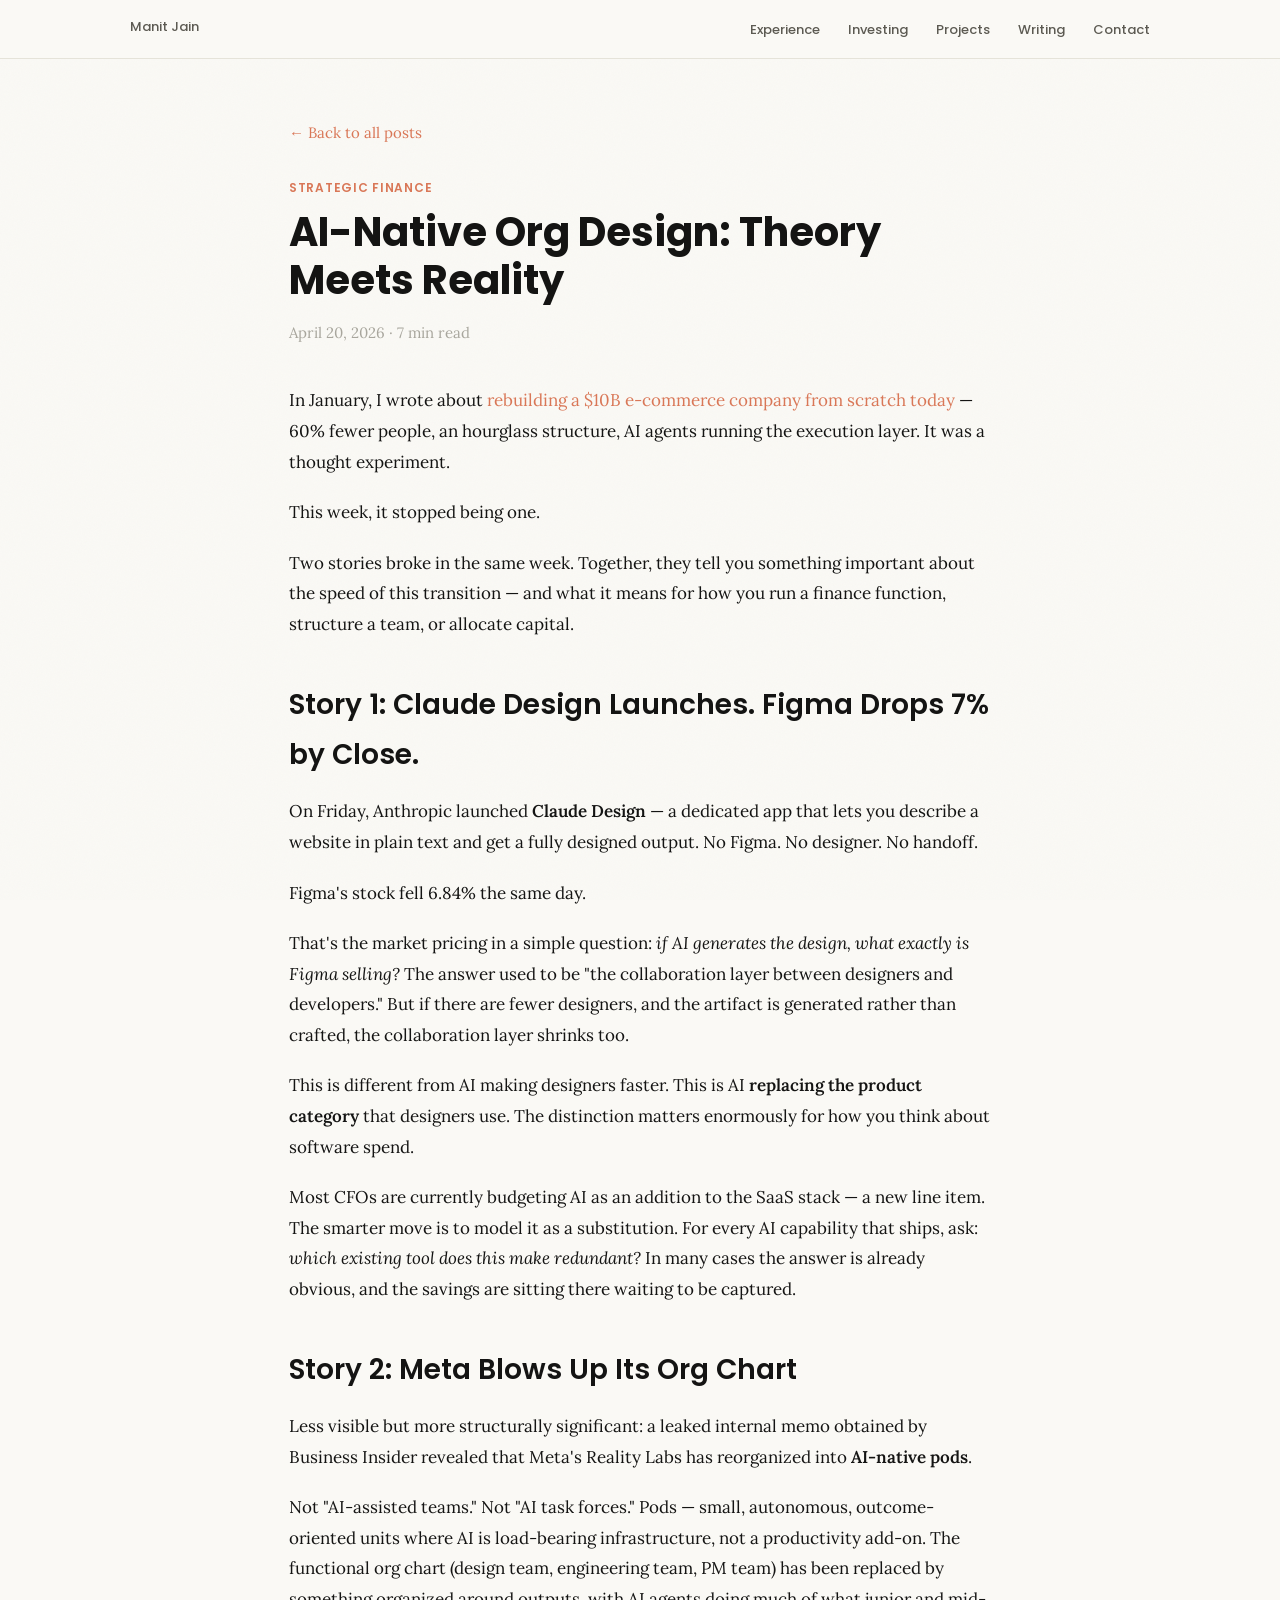
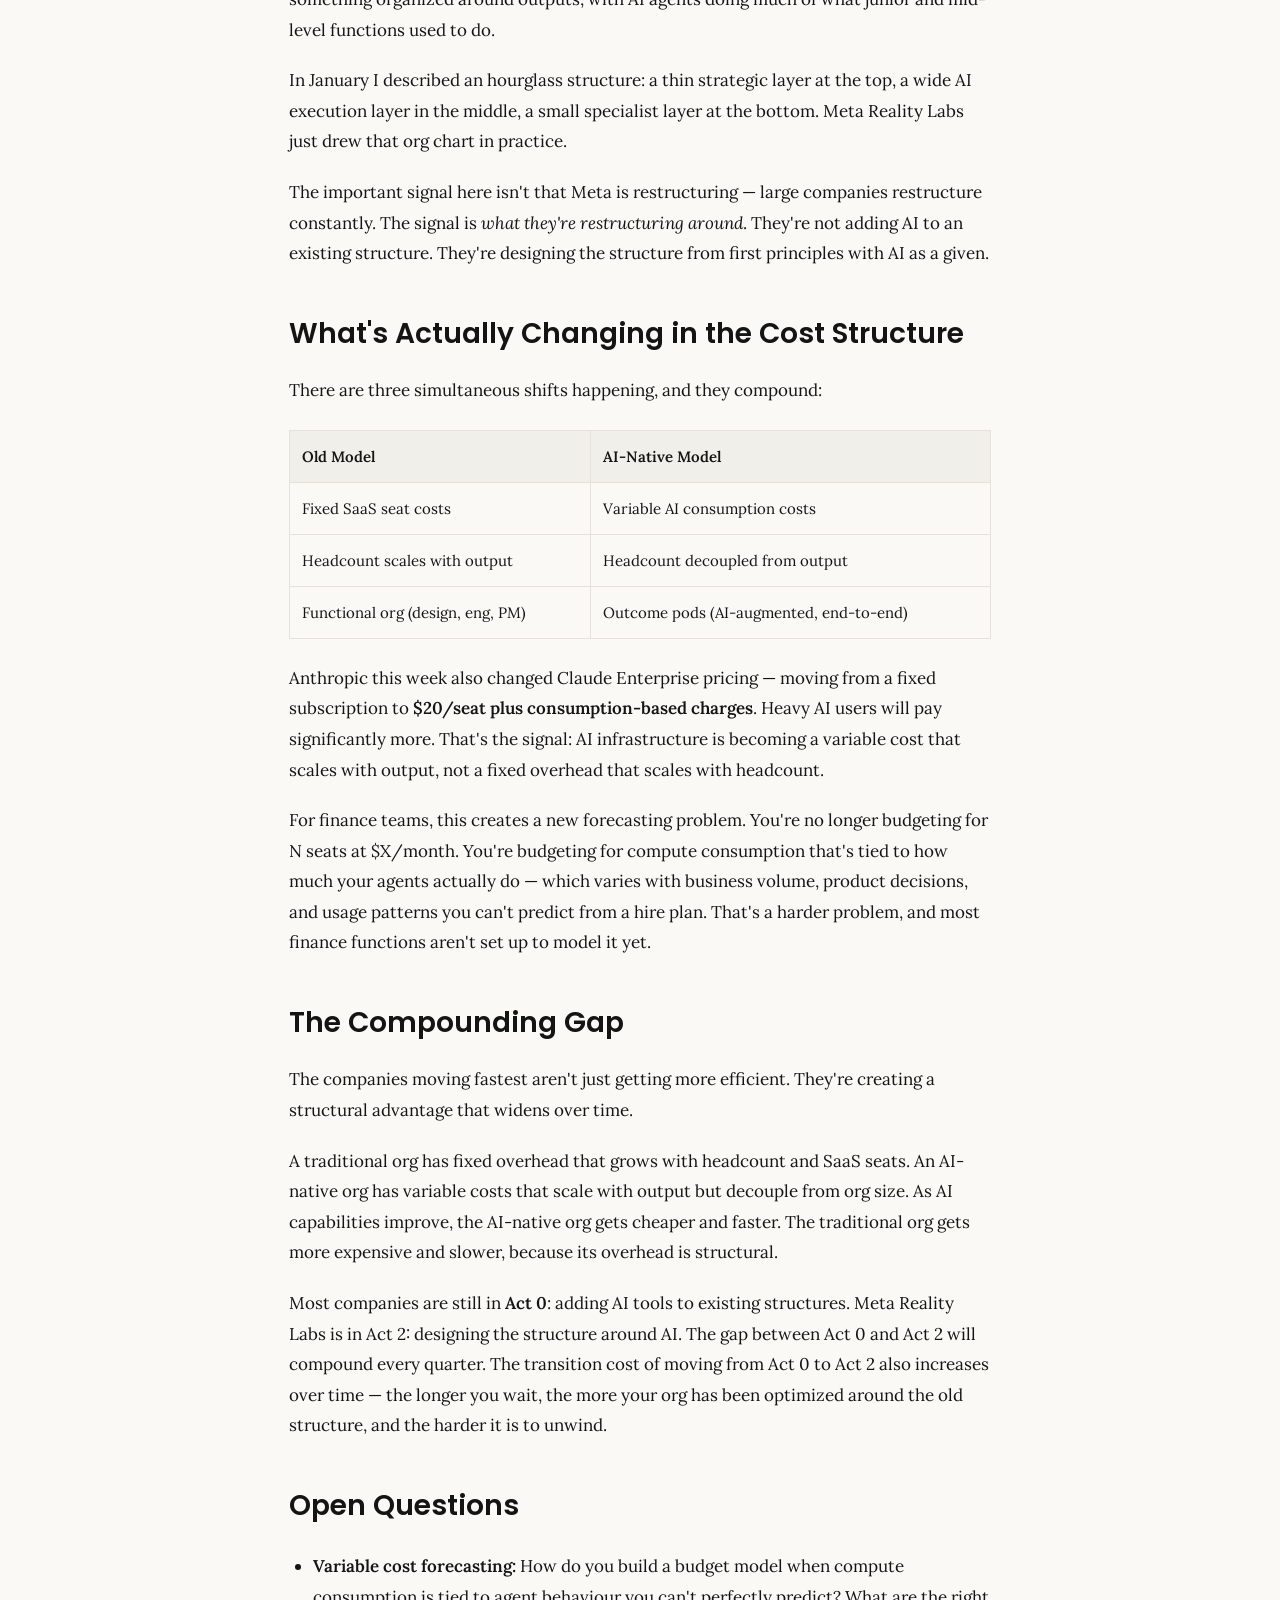
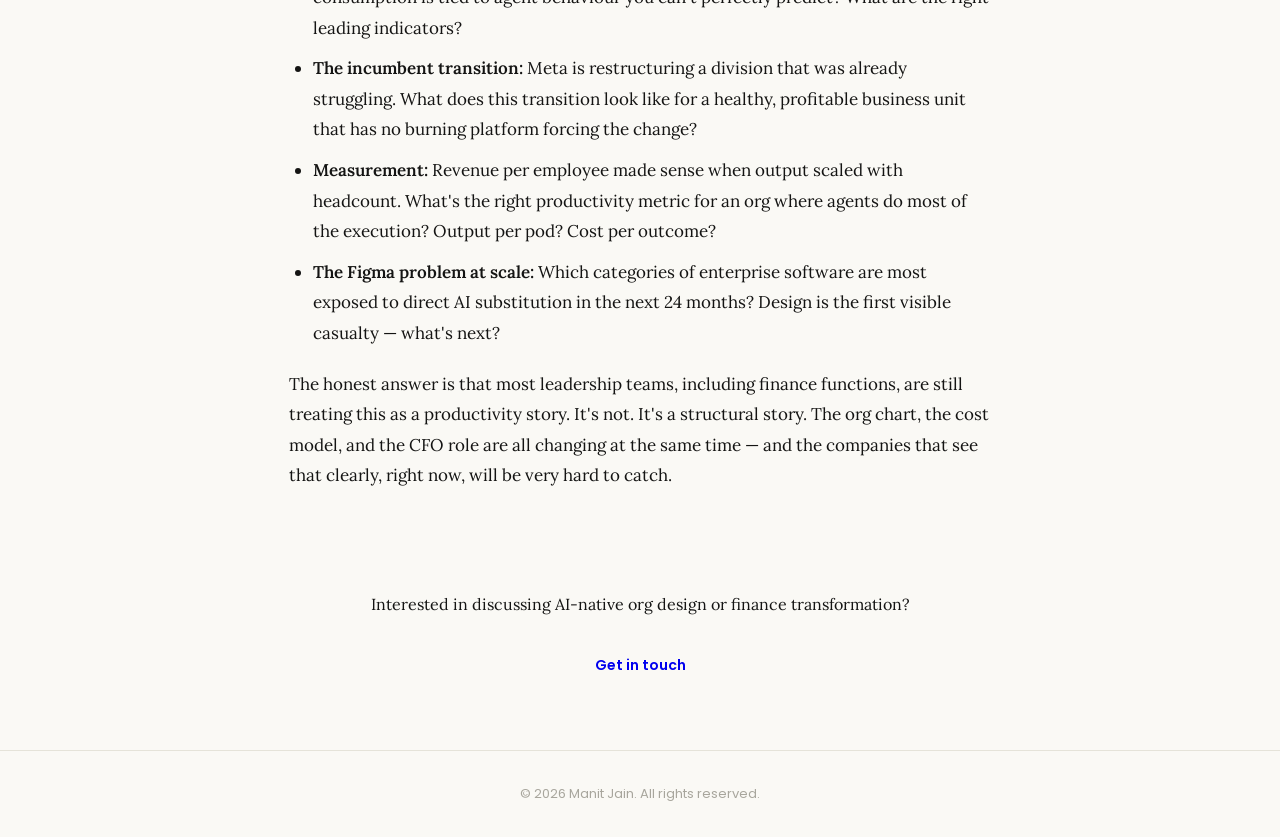
<file: blog/ai-native-org-design-live.html>
<!DOCTYPE html>
<html lang="en">
<head>
    <meta charset="UTF-8">
    <meta name="viewport" content="width=device-width, initial-scale=1.0">
    <title>AI-Native Org Design: Theory Meets Reality — Manit Jain</title>
    <meta name="description" content="In January I argued you could rebuild a $10B company with 60% fewer people. This week, two stories landed that make that feel conservative.">
    <link rel="stylesheet" href="../css/style.css">
</head>
<body>
    <nav>
        <div class="container">
            <a href="../index.html" class="logo">Manit Jain</a>
            <ul>
                <li><a href="../index.html#experience">Experience</a></li>
                <li><a href="../index.html#investing">Investing</a></li>
                <li><a href="../index.html#projects">Projects</a></li>
                <li><a href="../index.html#writing">Writing</a></li>
                <li><a href="../index.html#contact">Contact</a></li>
            </ul>
        </div>
    </nav>

    <article class="blog-post">
        <a href="../index.html#writing" class="back-link">← Back to all posts</a>

        <header class="blog-post-header">
            <div class="blog-category">Strategic Finance</div>
            <h1 class="blog-post-title">AI-Native Org Design: Theory Meets Reality</h1>
            <div class="blog-post-meta">April 20, 2026 · 7 min read</div>
        </header>

        <div class="blog-post-content">
            <p>In January, I wrote about <a href="ai-first-org-design.html">rebuilding a $10B e-commerce company from scratch today</a> — 60% fewer people, an hourglass structure, AI agents running the execution layer. It was a thought experiment.</p>

            <p>This week, it stopped being one.</p>

            <p>Two stories broke in the same week. Together, they tell you something important about the speed of this transition — and what it means for how you run a finance function, structure a team, or allocate capital.</p>

            <h3>Story 1: Claude Design Launches. Figma Drops 7% by Close.</h3>

            <p>On Friday, Anthropic launched <strong>Claude Design</strong> — a dedicated app that lets you describe a website in plain text and get a fully designed output. No Figma. No designer. No handoff.</p>

            <p>Figma's stock fell 6.84% the same day.</p>

            <p>That's the market pricing in a simple question: <em>if AI generates the design, what exactly is Figma selling?</em> The answer used to be "the collaboration layer between designers and developers." But if there are fewer designers, and the artifact is generated rather than crafted, the collaboration layer shrinks too.</p>

            <p>This is different from AI making designers faster. This is AI <strong>replacing the product category</strong> that designers use. The distinction matters enormously for how you think about software spend.</p>

            <p>Most CFOs are currently budgeting AI as an addition to the SaaS stack — a new line item. The smarter move is to model it as a substitution. For every AI capability that ships, ask: <em>which existing tool does this make redundant?</em> In many cases the answer is already obvious, and the savings are sitting there waiting to be captured.</p>

            <h3>Story 2: Meta Blows Up Its Org Chart</h3>

            <p>Less visible but more structurally significant: a leaked internal memo obtained by Business Insider revealed that Meta's Reality Labs has reorganized into <strong>AI-native pods</strong>.</p>

            <p>Not "AI-assisted teams." Not "AI task forces." Pods — small, autonomous, outcome-oriented units where AI is load-bearing infrastructure, not a productivity add-on. The functional org chart (design team, engineering team, PM team) has been replaced by something organized around outputs, with AI agents doing much of what junior and mid-level functions used to do.</p>

            <p>In January I described an hourglass structure: a thin strategic layer at the top, a wide AI execution layer in the middle, a small specialist layer at the bottom. Meta Reality Labs just drew that org chart in practice.</p>

            <p>The important signal here isn't that Meta is restructuring — large companies restructure constantly. The signal is <em>what they're restructuring around</em>. They're not adding AI to an existing structure. They're designing the structure from first principles with AI as a given.</p>

            <h3>What's Actually Changing in the Cost Structure</h3>

            <p>There are three simultaneous shifts happening, and they compound:</p>

            <table>
                <tr>
                    <th>Old Model</th>
                    <th>AI-Native Model</th>
                </tr>
                <tr>
                    <td>Fixed SaaS seat costs</td>
                    <td>Variable AI consumption costs</td>
                </tr>
                <tr>
                    <td>Headcount scales with output</td>
                    <td>Headcount decoupled from output</td>
                </tr>
                <tr>
                    <td>Functional org (design, eng, PM)</td>
                    <td>Outcome pods (AI-augmented, end-to-end)</td>
                </tr>
            </table>

            <p>Anthropic this week also changed Claude Enterprise pricing — moving from a fixed subscription to <strong>$20/seat plus consumption-based charges</strong>. Heavy AI users will pay significantly more. That's the signal: AI infrastructure is becoming a variable cost that scales with output, not a fixed overhead that scales with headcount.</p>

            <p>For finance teams, this creates a new forecasting problem. You're no longer budgeting for N seats at $X/month. You're budgeting for compute consumption that's tied to how much your agents actually do — which varies with business volume, product decisions, and usage patterns you can't predict from a hire plan. That's a harder problem, and most finance functions aren't set up to model it yet.</p>

            <h3>The Compounding Gap</h3>

            <p>The companies moving fastest aren't just getting more efficient. They're creating a structural advantage that widens over time.</p>

            <p>A traditional org has fixed overhead that grows with headcount and SaaS seats. An AI-native org has variable costs that scale with output but decouple from org size. As AI capabilities improve, the AI-native org gets cheaper and faster. The traditional org gets more expensive and slower, because its overhead is structural.</p>

            <p>Most companies are still in <strong>Act 0</strong>: adding AI tools to existing structures. Meta Reality Labs is in Act 2: designing the structure around AI. The gap between Act 0 and Act 2 will compound every quarter. The transition cost of moving from Act 0 to Act 2 also increases over time — the longer you wait, the more your org has been optimized around the old structure, and the harder it is to unwind.</p>

            <h3>Open Questions</h3>

            <ul>
                <li><strong>Variable cost forecasting:</strong> How do you build a budget model when compute consumption is tied to agent behaviour you can't perfectly predict? What are the right leading indicators?</li>
                <li><strong>The incumbent transition:</strong> Meta is restructuring a division that was already struggling. What does this transition look like for a healthy, profitable business unit that has no burning platform forcing the change?</li>
                <li><strong>Measurement:</strong> Revenue per employee made sense when output scaled with headcount. What's the right productivity metric for an org where agents do most of the execution? Output per pod? Cost per outcome?</li>
                <li><strong>The Figma problem at scale:</strong> Which categories of enterprise software are most exposed to direct AI substitution in the next 24 months? Design is the first visible casualty — what's next?</li>
            </ul>

            <p>The honest answer is that most leadership teams, including finance functions, are still treating this as a productivity story. It's not. It's a structural story. The org chart, the cost model, and the CFO role are all changing at the same time — and the companies that see that clearly, right now, will be very hard to catch.</p>
        </div>

        <div style="margin-top: 60px; padding-top: 40px; border-top: 1px solid var(--color-border); text-align: center;">
            <p style="margin-bottom: 24px; color: var(--color-text-secondary);">Interested in discussing AI-native org design or finance transformation?</p>
            <a href="../index.html#contact" class="btn btn-primary">Get in touch</a>
        </div>
    </article>

    <footer>
        <div class="container">
            <p>© 2026 Manit Jain. All rights reserved.</p>
        </div>
    </footer>

    <script src="../js/main.js"></script>
</body>
</html>
</file>
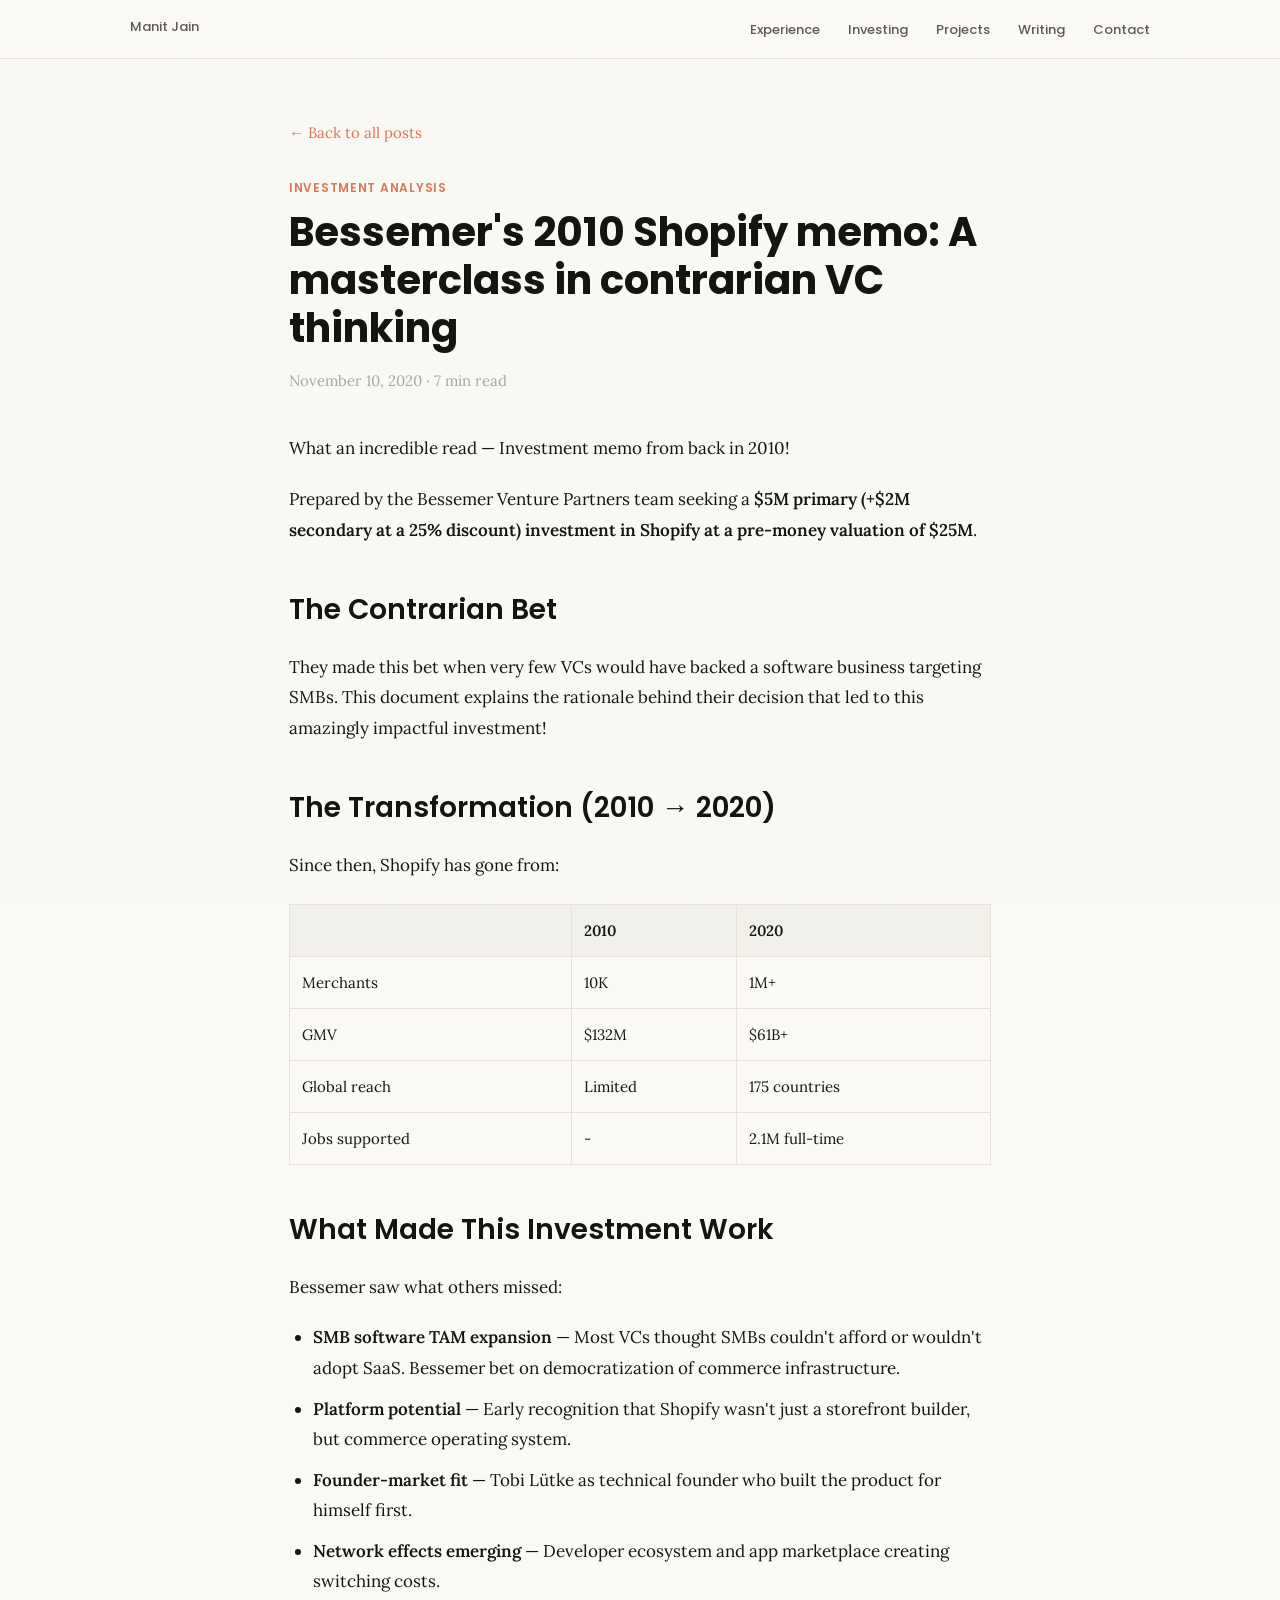
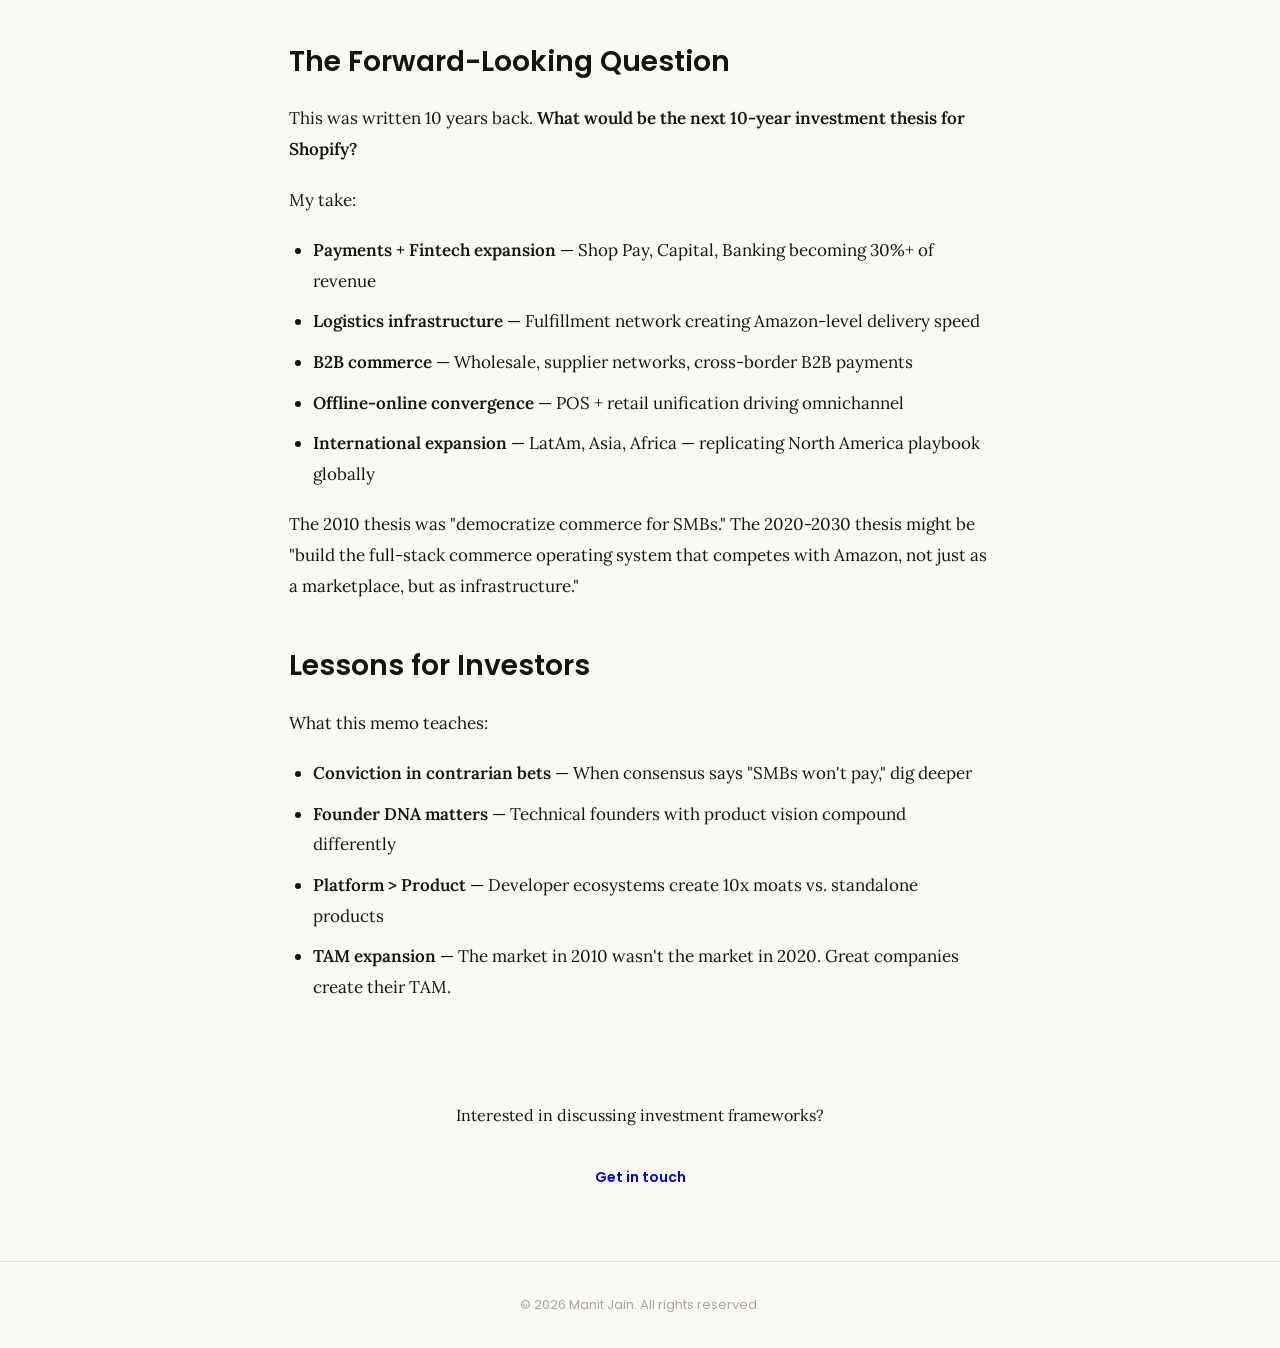
<file: blog/bessemer-shopify-memo-2010.html>
<!DOCTYPE html>
<html lang="en">
<head>
    <meta charset="UTF-8">
    <meta name="viewport" content="width=device-width, initial-scale=1.0">
    <title>Bessemer's 2010 Shopify memo: A masterclass in contrarian VC thinking — Manit Jain</title>
    <meta name="description" content="$5M investment at $25M pre-money when few VCs backed SMB software. 10K merchants, $132M GMV then. 1M+ merchants, $61B+ GMV now. What's the next 10-year thesis?">
    <link rel="stylesheet" href="../css/style.css">
</head>
<body>
    <nav>
        <div class="container">
            <a href="../index.html" class="logo">Manit Jain</a>
            <ul>
                <li><a href="../index.html#experience">Experience</a></li>
                <li><a href="../index.html#investing">Investing</a></li>
                <li><a href="../index.html#projects">Projects</a></li>
                <li><a href="../index.html#writing">Writing</a></li>
                <li><a href="../index.html#contact">Contact</a></li>
            </ul>
        </div>
    </nav>

    <article class="blog-post">
        <a href="../index.html#writing" class="back-link">← Back to all posts</a>
        
        <header class="blog-post-header">
            <div class="blog-category">Investment Analysis</div>
            <h1 class="blog-post-title">Bessemer's 2010 Shopify memo: A masterclass in contrarian VC thinking</h1>
            <div class="blog-post-meta">November 10, 2020 · 7 min read</div>
        </header>

        <div class="blog-post-content">
            <p>What an incredible read — Investment memo from back in 2010!</p>
            
            <p>Prepared by the Bessemer Venture Partners team seeking a <strong>$5M primary (+$2M secondary at a 25% discount) investment in Shopify at a pre-money valuation of $25M</strong>.</p>
            
            <h3>The Contrarian Bet</h3>
            
            <p>They made this bet when very few VCs would have backed a software business targeting SMBs. This document explains the rationale behind their decision that led to this amazingly impactful investment!</p>
            
            <h3>The Transformation (2010 → 2020)</h3>
            
            <p>Since then, Shopify has gone from:</p>
            
            <table>
                <tr><th></th><th>2010</th><th>2020</th></tr>
                <tr><td>Merchants</td><td>10K</td><td>1M+</td></tr>
                <tr><td>GMV</td><td>$132M</td><td>$61B+</td></tr>
                <tr><td>Global reach</td><td>Limited</td><td>175 countries</td></tr>
                <tr><td>Jobs supported</td><td>-</td><td>2.1M full-time</td></tr>
            </table>
            
            <h3>What Made This Investment Work</h3>
            
            <p>Bessemer saw what others missed:</p>
            
            <ul>
                <li><strong>SMB software TAM expansion</strong> — Most VCs thought SMBs couldn't afford or wouldn't adopt SaaS. Bessemer bet on democratization of commerce infrastructure.</li>
                <li><strong>Platform potential</strong> — Early recognition that Shopify wasn't just a storefront builder, but commerce operating system.</li>
                <li><strong>Founder-market fit</strong> — Tobi Lütke as technical founder who built the product for himself first.</li>
                <li><strong>Network effects emerging</strong> — Developer ecosystem and app marketplace creating switching costs.</li>
            </ul>
            
            <h3>The Forward-Looking Question</h3>
            
            <p>This was written 10 years back. <strong>What would be the next 10-year investment thesis for Shopify?</strong></p>
            
            <p>My take:</p>
            
            <ul>
                <li><strong>Payments + Fintech expansion</strong> — Shop Pay, Capital, Banking becoming 30%+ of revenue</li>
                <li><strong>Logistics infrastructure</strong> — Fulfillment network creating Amazon-level delivery speed</li>
                <li><strong>B2B commerce</strong> — Wholesale, supplier networks, cross-border B2B payments</li>
                <li><strong>Offline-online convergence</strong> — POS + retail unification driving omnichannel</li>
                <li><strong>International expansion</strong> — LatAm, Asia, Africa — replicating North America playbook globally</li>
            </ul>
            
            <p>The 2010 thesis was "democratize commerce for SMBs." The 2020-2030 thesis might be "build the full-stack commerce operating system that competes with Amazon, not just as a marketplace, but as infrastructure."</p>
            
            <h3>Lessons for Investors</h3>
            
            <p>What this memo teaches:</p>
            
            <ul>
                <li><strong>Conviction in contrarian bets</strong> — When consensus says "SMBs won't pay," dig deeper</li>
                <li><strong>Founder DNA matters</strong> — Technical founders with product vision compound differently</li>
                <li><strong>Platform > Product</strong> — Developer ecosystems create 10x moats vs. standalone products</li>
                <li><strong>TAM expansion</strong> — The market in 2010 wasn't the market in 2020. Great companies create their TAM.</li>
            </ul>
        </div>

        <div style="margin-top: 60px; padding-top: 40px; border-top: 1px solid var(--color-border); text-align: center;">
            <p style="margin-bottom: 24px; color: var(--color-text-secondary);">Interested in discussing investment frameworks?</p>
            <a href="../index.html#contact" class="btn btn-primary">Get in touch</a>
        </div>
    </article>

    <footer>
        <div class="container">
            <p>© 2026 Manit Jain. All rights reserved.</p>
        </div>
    </footer>

    <script src="../js/main.js"></script>
</body>
</html>
</file>
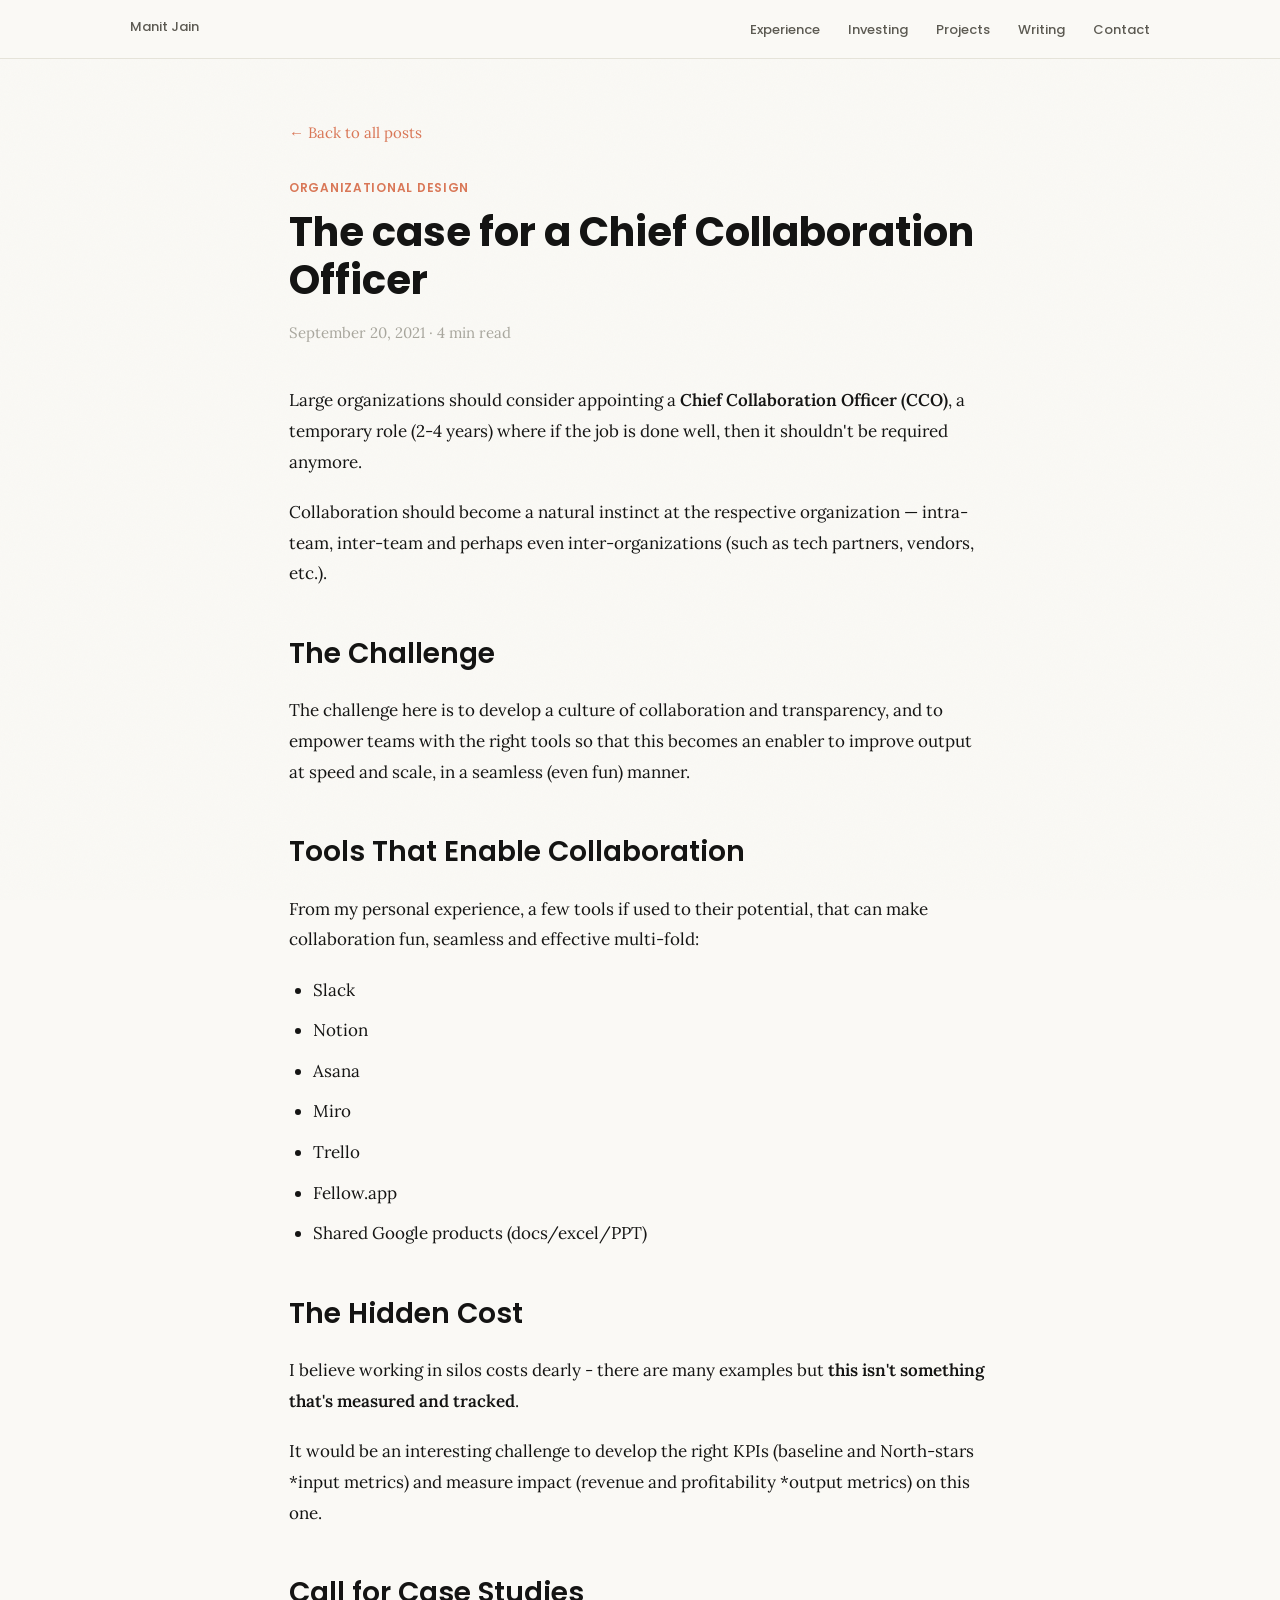
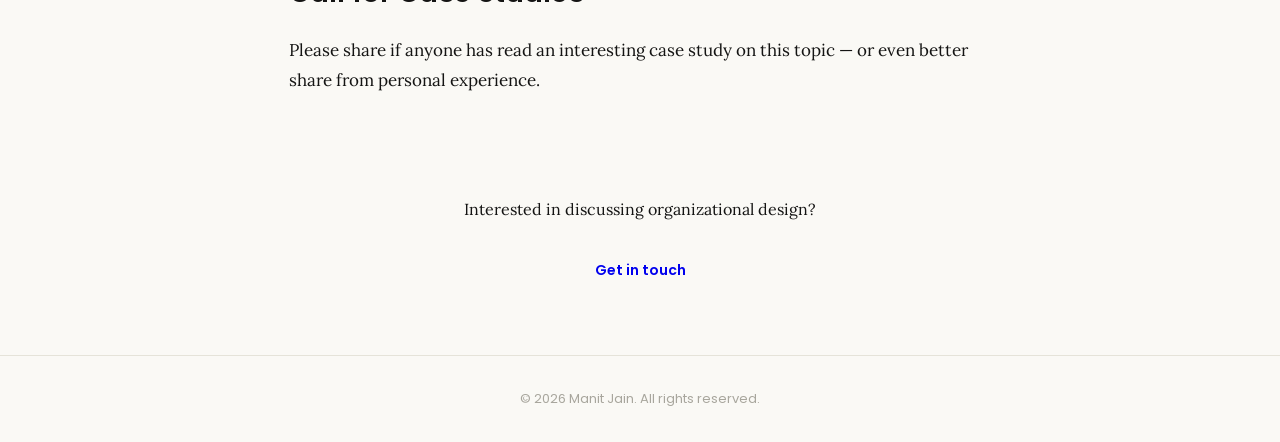
<file: blog/chief-collaboration-officer.html>
<!DOCTYPE html>
<html lang="en">
<head>
    <meta charset="UTF-8">
    <meta name="viewport" content="width=device-width, initial-scale=1.0">
    <title>The case for a Chief Collaboration Officer — Manit Jain</title>
    <meta name="description" content="A temporary role (2-4 years) to build collaboration as a natural instinct. Working in silos costs dearly — but it's not measured.">
    <link rel="stylesheet" href="../css/style.css">
</head>
<body>
    <nav>
        <div class="container">
            <a href="../index.html" class="logo">Manit Jain</a>
            <ul>
                <li><a href="../index.html#experience">Experience</a></li>
                <li><a href="../index.html#investing">Investing</a></li>
                <li><a href="../index.html#projects">Projects</a></li>
                <li><a href="../index.html#writing">Writing</a></li>
                <li><a href="../index.html#contact">Contact</a></li>
            </ul>
        </div>
    </nav>

    <article class="blog-post">
        <a href="../index.html#writing" class="back-link">← Back to all posts</a>
        
        <header class="blog-post-header">
            <div class="blog-category">Organizational Design</div>
            <h1 class="blog-post-title">The case for a Chief Collaboration Officer</h1>
            <div class="blog-post-meta">September 20, 2021 · 4 min read</div>
        </header>

        <div class="blog-post-content">
            <p>Large organizations should consider appointing a <strong>Chief Collaboration Officer (CCO)</strong>, a temporary role (2-4 years) where if the job is done well, then it shouldn't be required anymore.</p>
            
            <p>Collaboration should become a natural instinct at the respective organization — intra-team, inter-team and perhaps even inter-organizations (such as tech partners, vendors, etc.).</p>
            
            <h3>The Challenge</h3>
            
            <p>The challenge here is to develop a culture of collaboration and transparency, and to empower teams with the right tools so that this becomes an enabler to improve output at speed and scale, in a seamless (even fun) manner.</p>
            
            <h3>Tools That Enable Collaboration</h3>
            
            <p>From my personal experience, a few tools if used to their potential, that can make collaboration fun, seamless and effective multi-fold:</p>
            
            <ul>
                <li>Slack</li>
                <li>Notion</li>
                <li>Asana</li>
                <li>Miro</li>
                <li>Trello</li>
                <li>Fellow.app</li>
                <li>Shared Google products (docs/excel/PPT)</li>
            </ul>
            
            <h3>The Hidden Cost</h3>
            
            <p>I believe working in silos costs dearly - there are many examples but <strong>this isn't something that's measured and tracked</strong>.</p>
            
            <p>It would be an interesting challenge to develop the right KPIs (baseline and North-stars *input metrics) and measure impact (revenue and profitability *output metrics) on this one.</p>
            
            <h3>Call for Case Studies</h3>
            
            <p>Please share if anyone has read an interesting case study on this topic — or even better share from personal experience.</p>
        </div>

        <div style="margin-top: 60px; padding-top: 40px; border-top: 1px solid var(--color-border); text-align: center;">
            <p style="margin-bottom: 24px; color: var(--color-text-secondary);">Interested in discussing organizational design?</p>
            <a href="../index.html#contact" class="btn btn-primary">Get in touch</a>
        </div>
    </article>

    <footer>
        <div class="container">
            <p>© 2026 Manit Jain. All rights reserved.</p>
        </div>
    </footer>

    <script src="../js/main.js"></script>
</body>
</html>
</file>
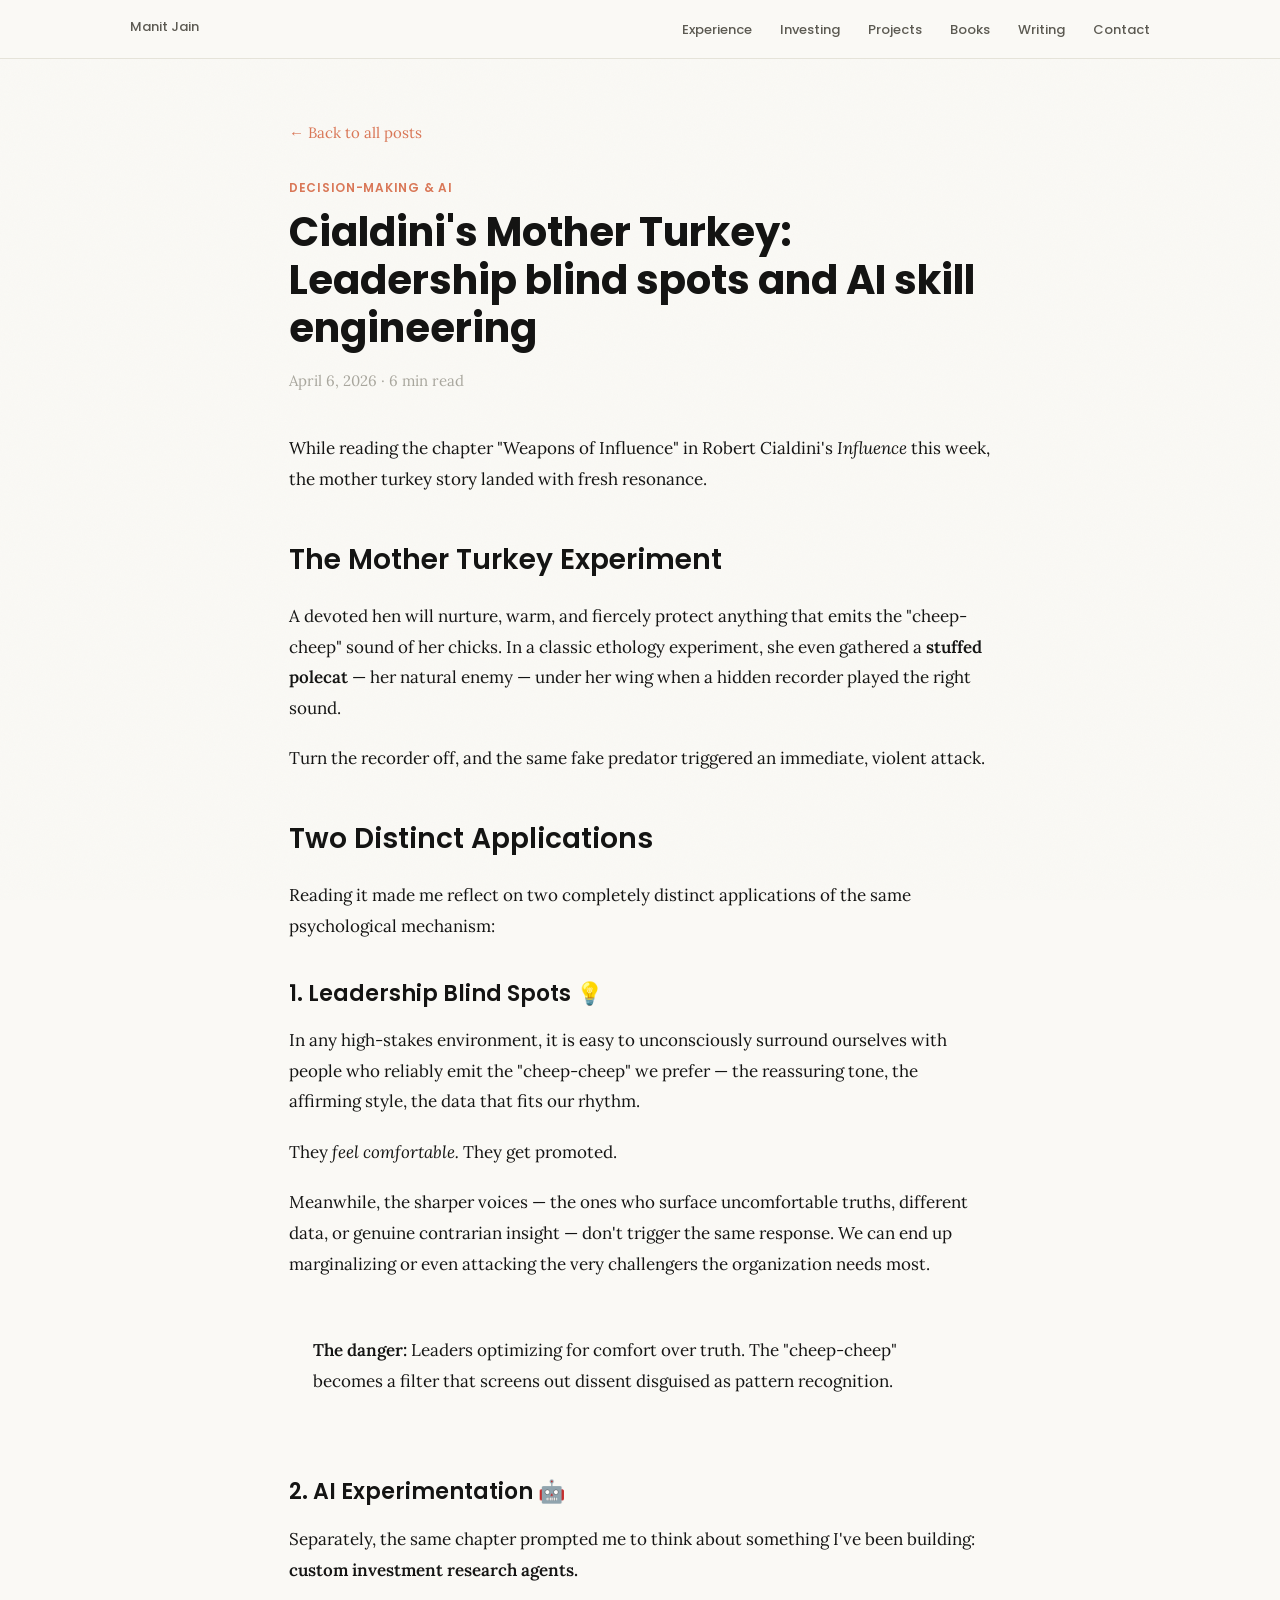
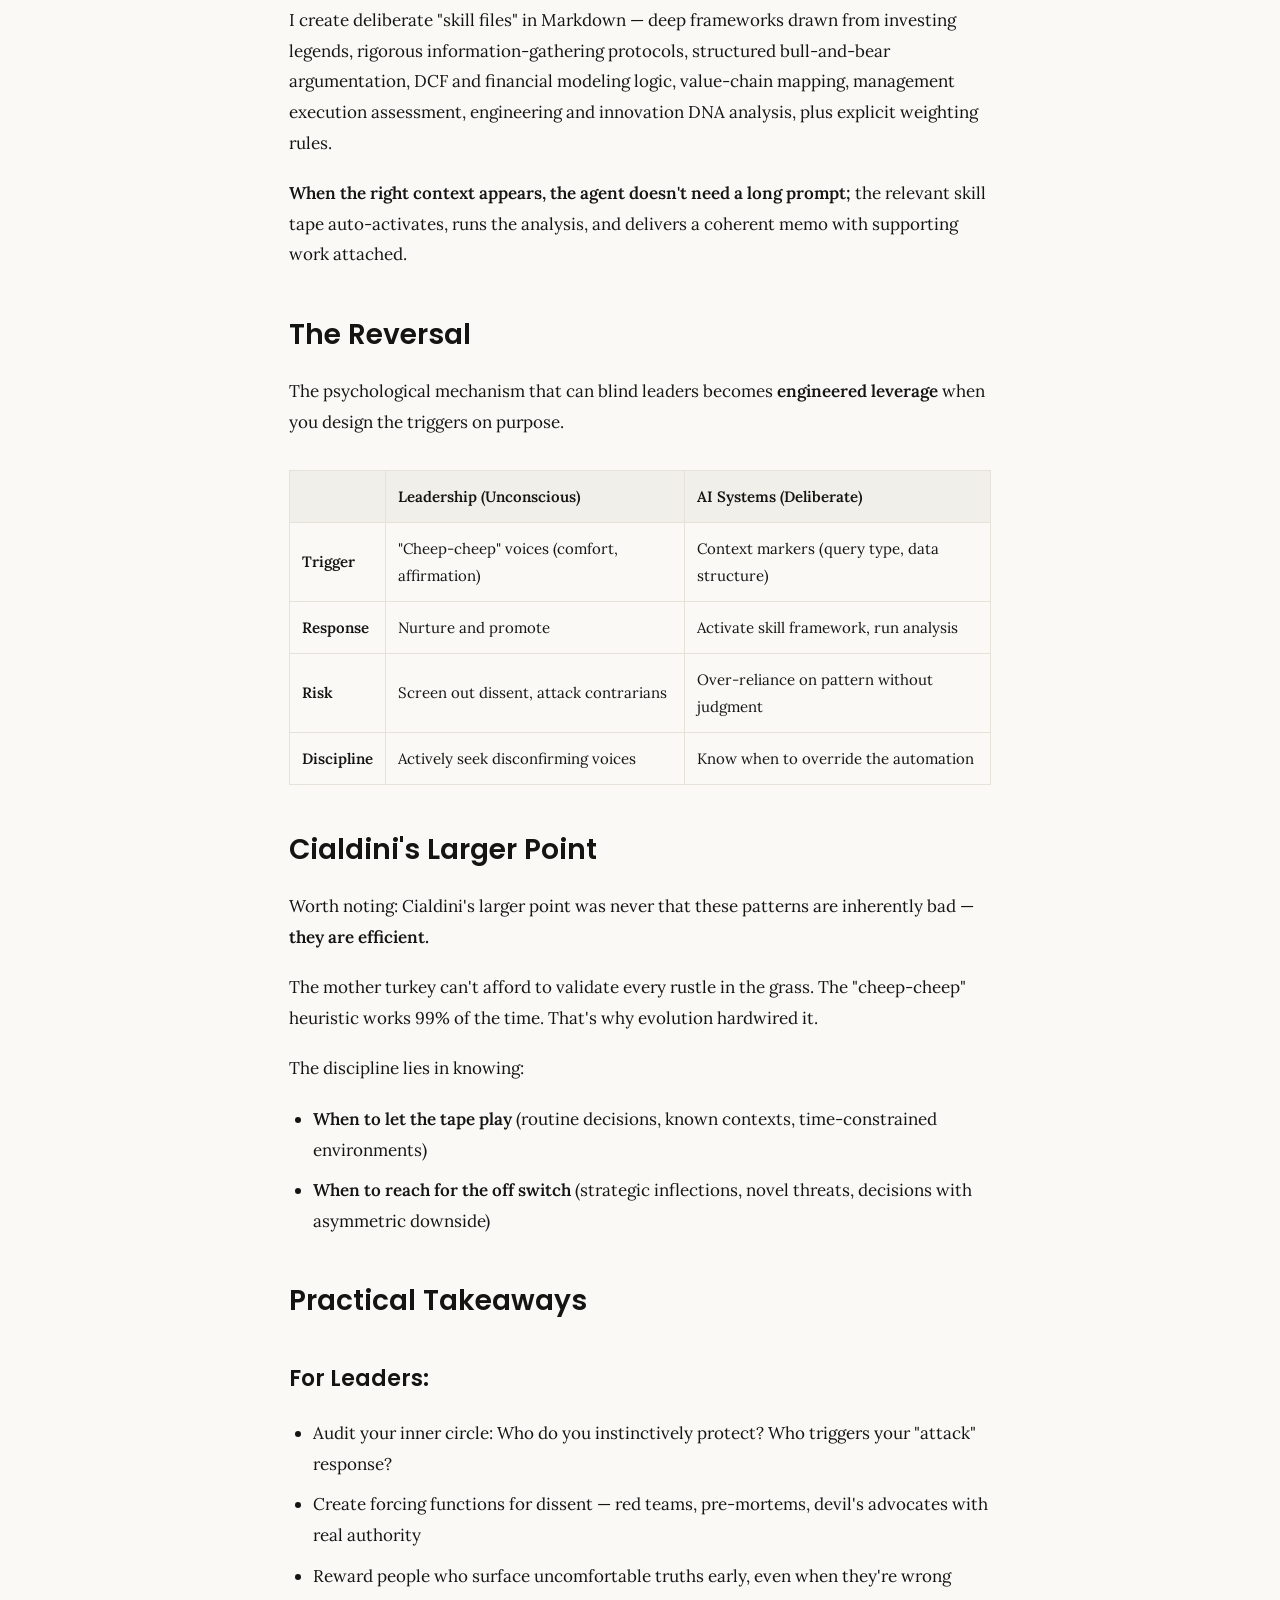
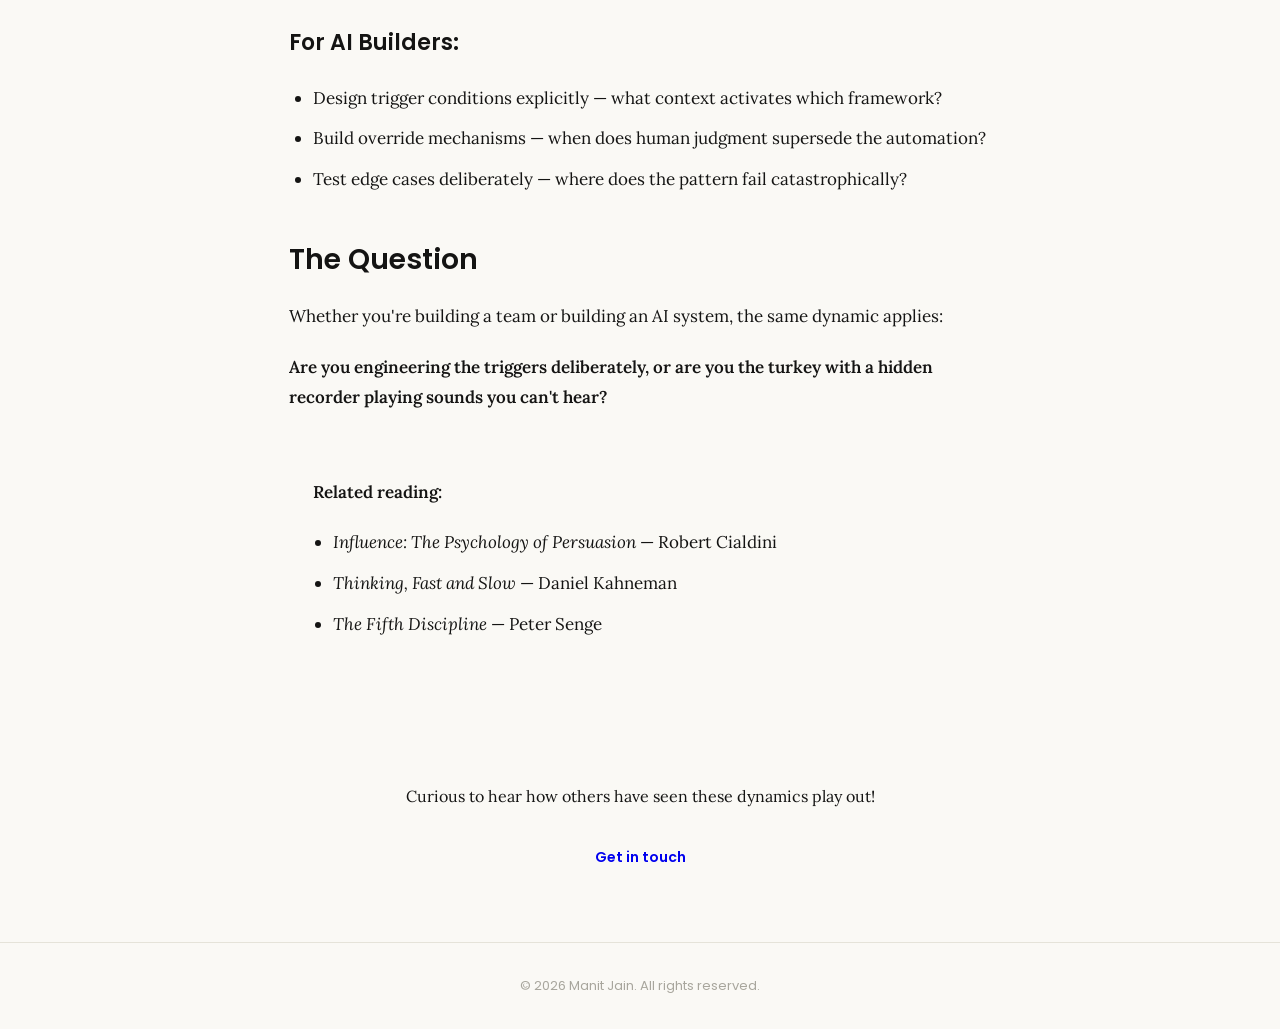
<file: blog/cialdini-mother-turkey-influence.html>
<!DOCTYPE html>
<html lang="en">
<head>
    <meta charset="UTF-8">
    <meta name="viewport" content="width=device-width, initial-scale=1.0">
    <title>Cialdini's Mother Turkey: Leadership blind spots and AI skill engineering — Manit Jain</title>
    <meta name="description" content="What happens when we unconsciously surround ourselves with 'cheep-cheep' voices that feel comfortable — and how the same psychological mechanism becomes leverage when engineered deliberately.">
    <link rel="stylesheet" href="../css/style.css">
</head>
<body>
    <nav>
        <div class="container">
            <a href="../index.html" class="logo">Manit Jain</a>
            <ul>
                <li><a href="../index.html#experience">Experience</a></li>
                <li><a href="../index.html#investing">Investing</a></li>
                <li><a href="../index.html#projects">Projects</a></li>
                <li><a href="../index.html#books">Books</a></li>
                <li><a href="../index.html#writing">Writing</a></li>
                <li><a href="../index.html#contact">Contact</a></li>
            </ul>
        </div>
    </nav>

    <article class="blog-post">
        <a href="../index.html#writing" class="back-link">← Back to all posts</a>
        
        <header class="blog-post-header">
            <div class="blog-category">Decision-Making & AI</div>
            <h1 class="blog-post-title">Cialdini's Mother Turkey: Leadership blind spots and AI skill engineering</h1>
            <div class="blog-post-meta">April 6, 2026 · 6 min read</div>
        </header>

        <div class="blog-post-content">
            <p>While reading the chapter "Weapons of Influence" in Robert Cialdini's <em>Influence</em> this week, the mother turkey story landed with fresh resonance.</p>
            
            <h3>The Mother Turkey Experiment</h3>
            
            <p>A devoted hen will nurture, warm, and fiercely protect anything that emits the "cheep-cheep" sound of her chicks. In a classic ethology experiment, she even gathered a <strong>stuffed polecat</strong> — her natural enemy — under her wing when a hidden recorder played the right sound.</p>
            
            <p>Turn the recorder off, and the same fake predator triggered an immediate, violent attack.</p>
            
            <h3>Two Distinct Applications</h3>
            
            <p>Reading it made me reflect on two completely distinct applications of the same psychological mechanism:</p>
            
            <h4>1. Leadership Blind Spots 💡</h4>
            
            <p>In any high-stakes environment, it is easy to unconsciously surround ourselves with people who reliably emit the "cheep-cheep" we prefer — the reassuring tone, the affirming style, the data that fits our rhythm.</p>
            
            <p>They <em>feel comfortable.</em> They get promoted.</p>
            
            <p>Meanwhile, the sharper voices — the ones who surface uncomfortable truths, different data, or genuine contrarian insight — don't trigger the same response. We can end up marginalizing or even attacking the very challengers the organization needs most.</p>
            
            <div style="margin: 32px 0; padding: 24px; background: var(--color-accent-light); border-left: 4px solid var(--color-accent); border-radius: 8px;">
                <p><strong>The danger:</strong> Leaders optimizing for comfort over truth. The "cheep-cheep" becomes a filter that screens out dissent disguised as pattern recognition.</p>
            </div>
            
            <h4>2. AI Experimentation 🤖</h4>
            
            <p>Separately, the same chapter prompted me to think about something I've been building: <strong>custom investment research agents.</strong></p>
            
            <p>I create deliberate "skill files" in Markdown — deep frameworks drawn from investing legends, rigorous information-gathering protocols, structured bull-and-bear argumentation, DCF and financial modeling logic, value-chain mapping, management execution assessment, engineering and innovation DNA analysis, plus explicit weighting rules.</p>
            
            <p><strong>When the right context appears, the agent doesn't need a long prompt;</strong> the relevant skill tape auto-activates, runs the analysis, and delivers a coherent memo with supporting work attached.</p>
            
            <h3>The Reversal</h3>
            
            <p>The psychological mechanism that can blind leaders becomes <strong>engineered leverage</strong> when you design the triggers on purpose.</p>
            
            <table style="margin: 32px 0;">
                <tr>
                    <th></th>
                    <th>Leadership (Unconscious)</th>
                    <th>AI Systems (Deliberate)</th>
                </tr>
                <tr>
                    <td><strong>Trigger</strong></td>
                    <td>"Cheep-cheep" voices (comfort, affirmation)</td>
                    <td>Context markers (query type, data structure)</td>
                </tr>
                <tr>
                    <td><strong>Response</strong></td>
                    <td>Nurture and promote</td>
                    <td>Activate skill framework, run analysis</td>
                </tr>
                <tr>
                    <td><strong>Risk</strong></td>
                    <td>Screen out dissent, attack contrarians</td>
                    <td>Over-reliance on pattern without judgment</td>
                </tr>
                <tr>
                    <td><strong>Discipline</strong></td>
                    <td>Actively seek disconfirming voices</td>
                    <td>Know when to override the automation</td>
                </tr>
            </table>
            
            <h3>Cialdini's Larger Point</h3>
            
            <p>Worth noting: Cialdini's larger point was never that these patterns are inherently bad — <strong>they are efficient.</strong></p>
            
            <p>The mother turkey can't afford to validate every rustle in the grass. The "cheep-cheep" heuristic works 99% of the time. That's why evolution hardwired it.</p>
            
            <p>The discipline lies in knowing:</p>
            <ul>
                <li><strong>When to let the tape play</strong> (routine decisions, known contexts, time-constrained environments)</li>
                <li><strong>When to reach for the off switch</strong> (strategic inflections, novel threats, decisions with asymmetric downside)</li>
            </ul>
            
            <h3>Practical Takeaways</h3>
            
            <h4>For Leaders:</h4>
            <ul>
                <li>Audit your inner circle: Who do you instinctively protect? Who triggers your "attack" response?</li>
                <li>Create forcing functions for dissent — red teams, pre-mortems, devil's advocates with real authority</li>
                <li>Reward people who surface uncomfortable truths early, even when they're wrong</li>
            </ul>
            
            <h4>For AI Builders:</h4>
            <ul>
                <li>Design trigger conditions explicitly — what context activates which framework?</li>
                <li>Build override mechanisms — when does human judgment supersede the automation?</li>
                <li>Test edge cases deliberately — where does the pattern fail catastrophically?</li>
            </ul>
            
            <h3>The Question</h3>
            
            <p>Whether you're building a team or building an AI system, the same dynamic applies:</p>
            
            <p><strong>Are you engineering the triggers deliberately, or are you the turkey with a hidden recorder playing sounds you can't hear?</strong></p>
            
            <div style="margin-top: 40px; padding: 24px; background: var(--color-bg-secondary); border-radius: 8px;">
                <p style="margin-bottom: 12px;"><strong>Related reading:</strong></p>
                <ul style="margin-left: 20px;">
                    <li><em>Influence: The Psychology of Persuasion</em> — Robert Cialdini</li>
                    <li><em>Thinking, Fast and Slow</em> — Daniel Kahneman</li>
                    <li><em>The Fifth Discipline</em> — Peter Senge</li>
                </ul>
            </div>
        </div>

        <div style="margin-top: 60px; padding-top: 40px; border-top: 1px solid var(--color-border); text-align: center;">
            <p style="margin-bottom: 24px; color: var(--color-text-secondary);">Curious to hear how others have seen these dynamics play out!</p>
            <a href="../index.html#contact" class="btn btn-primary">Get in touch</a>
        </div>
    </article>

    <footer>
        <div class="container">
            <p>© 2026 Manit Jain. All rights reserved.</p>
        </div>
    </footer>

    <script src="../js/main.js"></script>
</body>
</html>
</file>
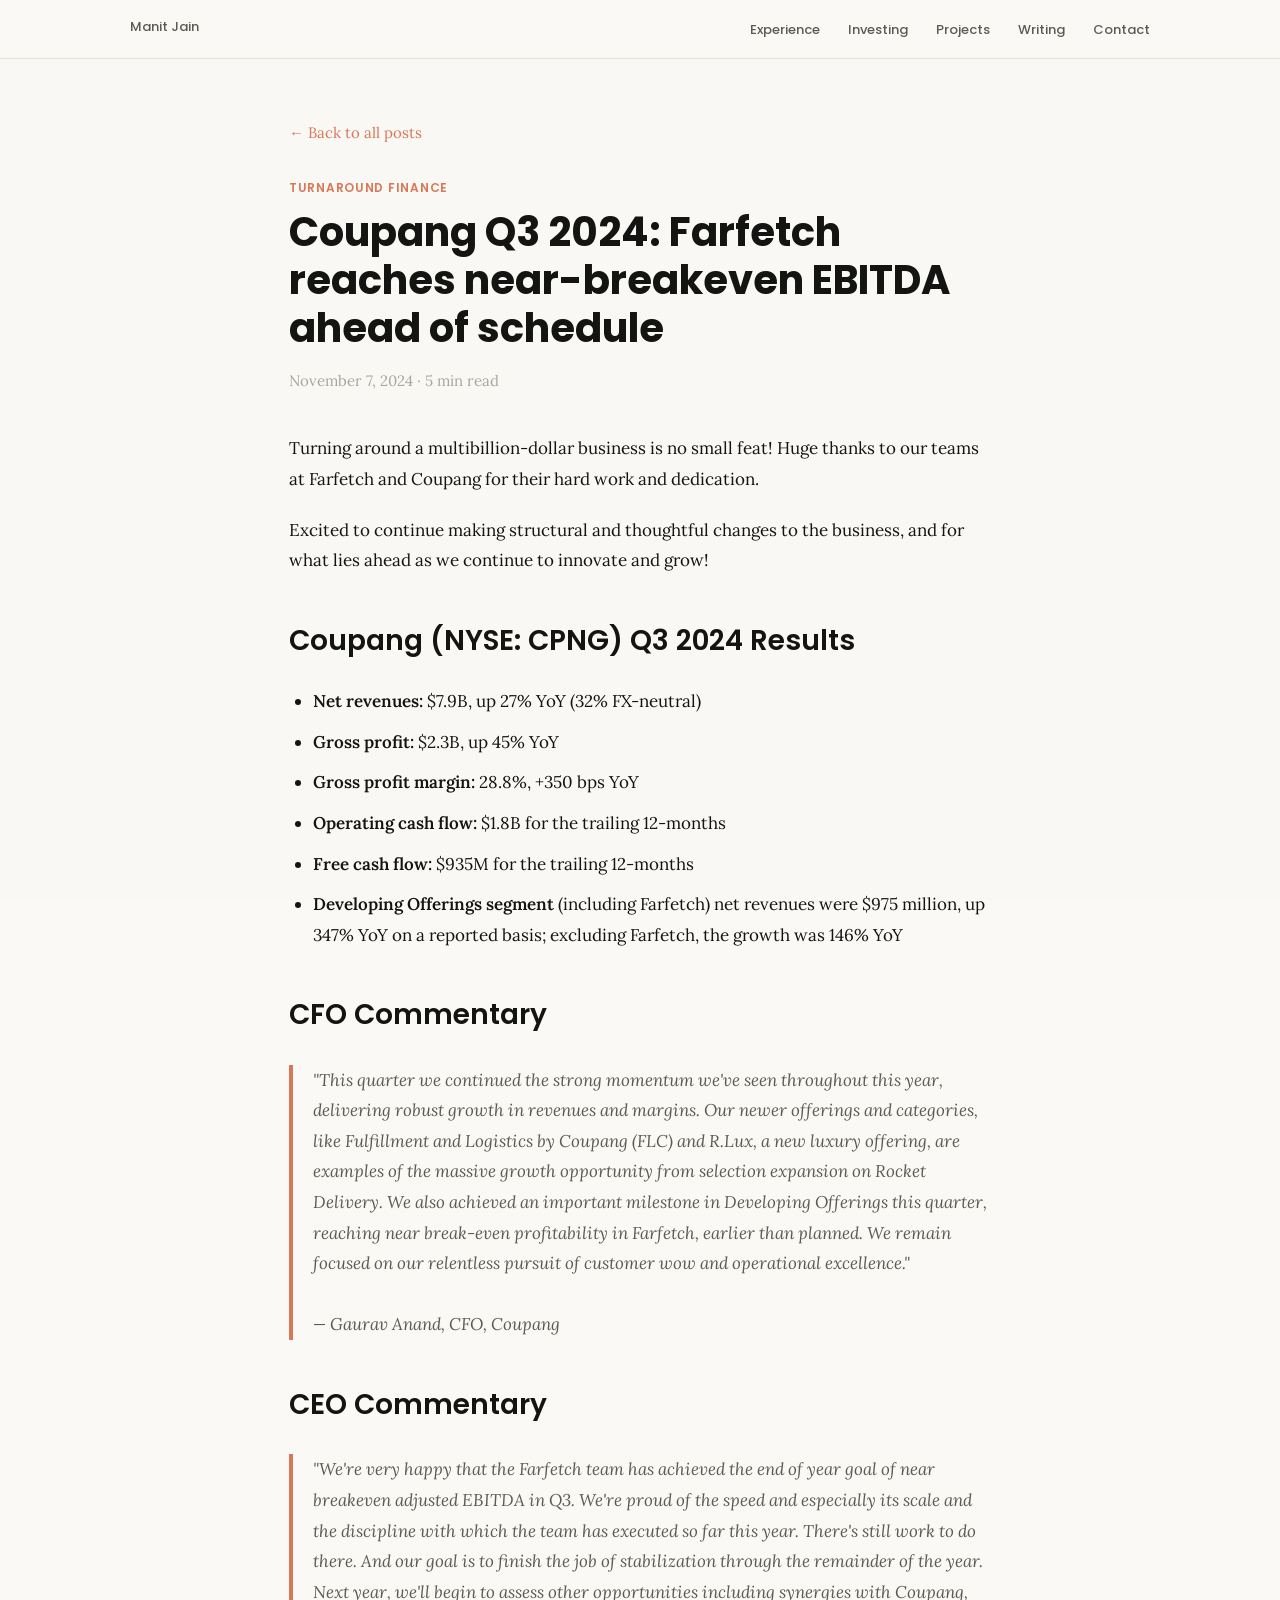
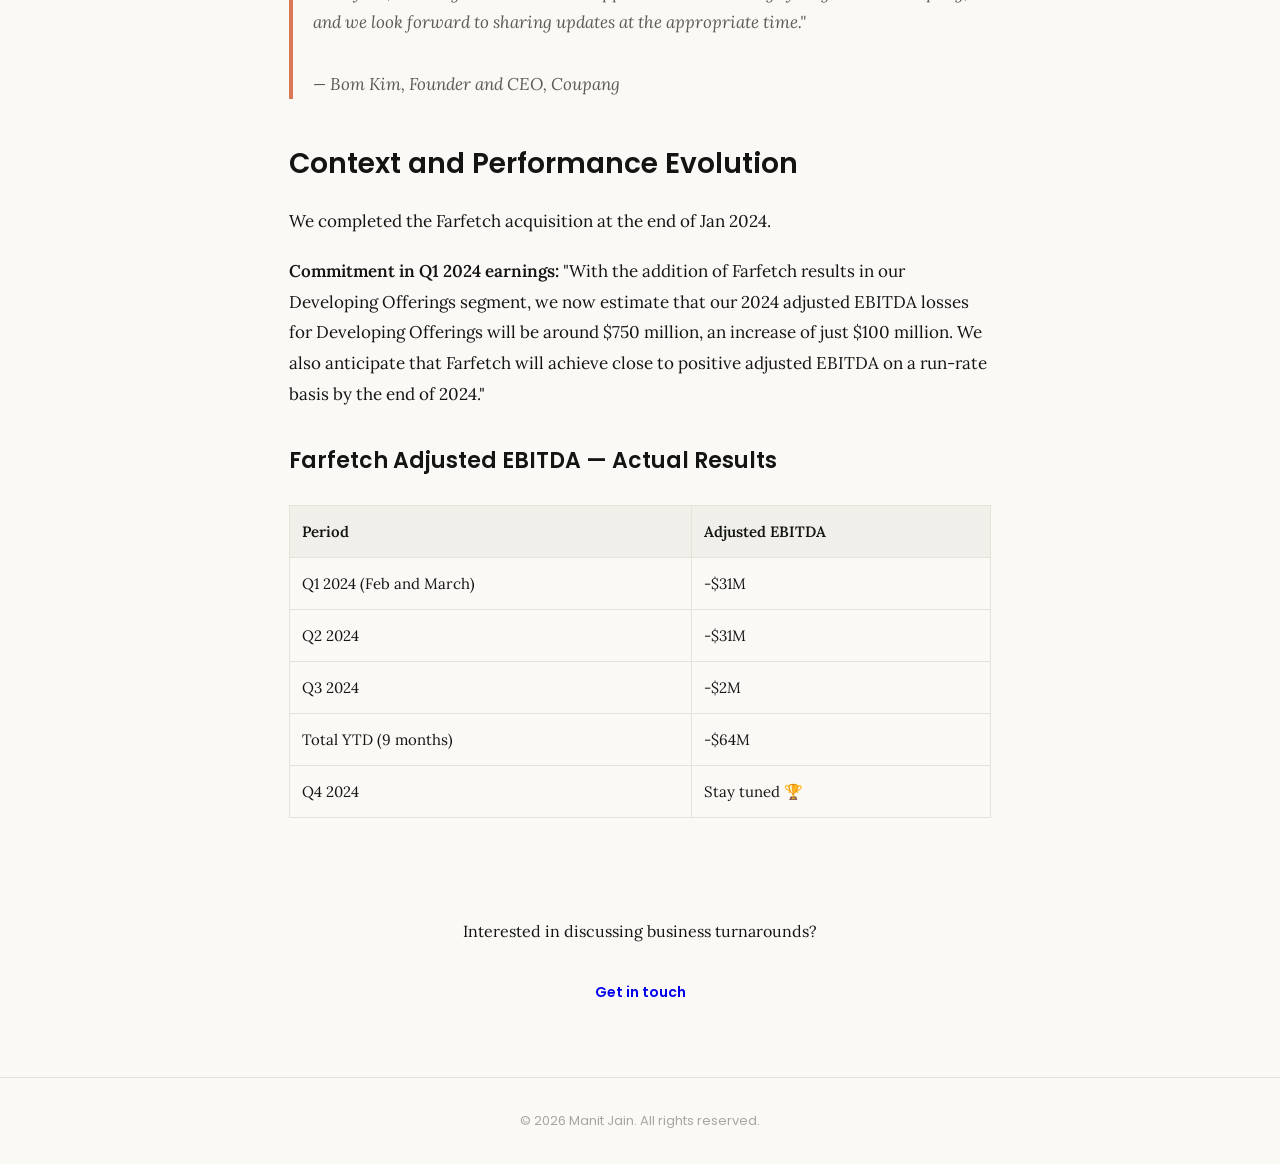
<file: blog/coupang-q3-2024-farfetch-breakeven.html>
<!DOCTYPE html>
<html lang="en">
<head>
    <meta charset="UTF-8">
    <meta name="viewport" content="width=device-width, initial-scale=1.0">
    <title>Coupang Q3 2024: Farfetch reaches near-breakeven EBITDA ahead of schedule — Manit Jain</title>
    <meta name="description" content="Achieved near break-even profitability in Farfetch in Q3 2024, earlier than planned. From -$31M in Q1 to -$2M in Q3.">
    <link rel="stylesheet" href="../css/style.css">
</head>
<body>
    <nav>
        <div class="container">
            <a href="../index.html" class="logo">Manit Jain</a>
            <ul>
                <li><a href="../index.html#experience">Experience</a></li>
                <li><a href="../index.html#investing">Investing</a></li>
                <li><a href="../index.html#projects">Projects</a></li>
                <li><a href="../index.html#writing">Writing</a></li>
                <li><a href="../index.html#contact">Contact</a></li>
            </ul>
        </div>
    </nav>

    <article class="blog-post">
        <a href="../index.html#writing" class="back-link">← Back to all posts</a>
        
        <header class="blog-post-header">
            <div class="blog-category">Turnaround Finance</div>
            <h1 class="blog-post-title">Coupang Q3 2024: Farfetch reaches near-breakeven EBITDA ahead of schedule</h1>
            <div class="blog-post-meta">November 7, 2024 · 5 min read</div>
        </header>

        <div class="blog-post-content">
            <p>Turning around a multibillion-dollar business is no small feat! Huge thanks to our teams at Farfetch and Coupang for their hard work and dedication.</p>
            
            <p>Excited to continue making structural and thoughtful changes to the business, and for what lies ahead as we continue to innovate and grow!</p>
            
            <h3>Coupang (NYSE: CPNG) Q3 2024 Results</h3>
            
            <ul>
                <li><strong>Net revenues:</strong> $7.9B, up 27% YoY (32% FX-neutral)</li>
                <li><strong>Gross profit:</strong> $2.3B, up 45% YoY</li>
                <li><strong>Gross profit margin:</strong> 28.8%, +350 bps YoY</li>
                <li><strong>Operating cash flow:</strong> $1.8B for the trailing 12-months</li>
                <li><strong>Free cash flow:</strong> $935M for the trailing 12-months</li>
                <li><strong>Developing Offerings segment</strong> (including Farfetch) net revenues were $975 million, up 347% YoY on a reported basis; excluding Farfetch, the growth was 146% YoY</li>
            </ul>
            
            <h3>CFO Commentary</h3>
            
            <blockquote>
            "This quarter we continued the strong momentum we've seen throughout this year, delivering robust growth in revenues and margins. Our newer offerings and categories, like Fulfillment and Logistics by Coupang (FLC) and R.Lux, a new luxury offering, are examples of the massive growth opportunity from selection expansion on Rocket Delivery. We also achieved an important milestone in Developing Offerings this quarter, reaching near break-even profitability in Farfetch, earlier than planned. We remain focused on our relentless pursuit of customer wow and operational excellence."
            <br/><br/>
            — Gaurav Anand, CFO, Coupang
            </blockquote>
            
            <h3>CEO Commentary</h3>
            
            <blockquote>
            "We're very happy that the Farfetch team has achieved the end of year goal of near breakeven adjusted EBITDA in Q3. We're proud of the speed and especially its scale and the discipline with which the team has executed so far this year. There's still work to do there. And our goal is to finish the job of stabilization through the remainder of the year. Next year, we'll begin to assess other opportunities including synergies with Coupang, and we look forward to sharing updates at the appropriate time."
            <br/><br/>
            — Bom Kim, Founder and CEO, Coupang
            </blockquote>
            
            <h3>Context and Performance Evolution</h3>
            
            <p>We completed the Farfetch acquisition at the end of Jan 2024.</p>
            
            <p><strong>Commitment in Q1 2024 earnings:</strong> "With the addition of Farfetch results in our Developing Offerings segment, we now estimate that our 2024 adjusted EBITDA losses for Developing Offerings will be around $750 million, an increase of just $100 million. We also anticipate that Farfetch will achieve close to positive adjusted EBITDA on a run-rate basis by the end of 2024."</p>
            
            <h4>Farfetch Adjusted EBITDA — Actual Results</h4>
            
            <table>
                <tr><th>Period</th><th>Adjusted EBITDA</th></tr>
                <tr><td>Q1 2024 (Feb and March)</td><td>-$31M</td></tr>
                <tr><td>Q2 2024</td><td>-$31M</td></tr>
                <tr><td>Q3 2024</td><td>-$2M</td></tr>
                <tr><td>Total YTD (9 months)</td><td>-$64M</td></tr>
                <tr><td>Q4 2024</td><td>Stay tuned 🏆</td></tr>
            </table>
        </div>

        <div style="margin-top: 60px; padding-top: 40px; border-top: 1px solid var(--color-border); text-align: center;">
            <p style="margin-bottom: 24px; color: var(--color-text-secondary);">Interested in discussing business turnarounds?</p>
            <a href="../index.html#contact" class="btn btn-primary">Get in touch</a>
        </div>
    </article>

    <footer>
        <div class="container">
            <p>© 2026 Manit Jain. All rights reserved.</p>
        </div>
    </footer>

    <script src="../js/main.js"></script>
</body>
</html>
</file>
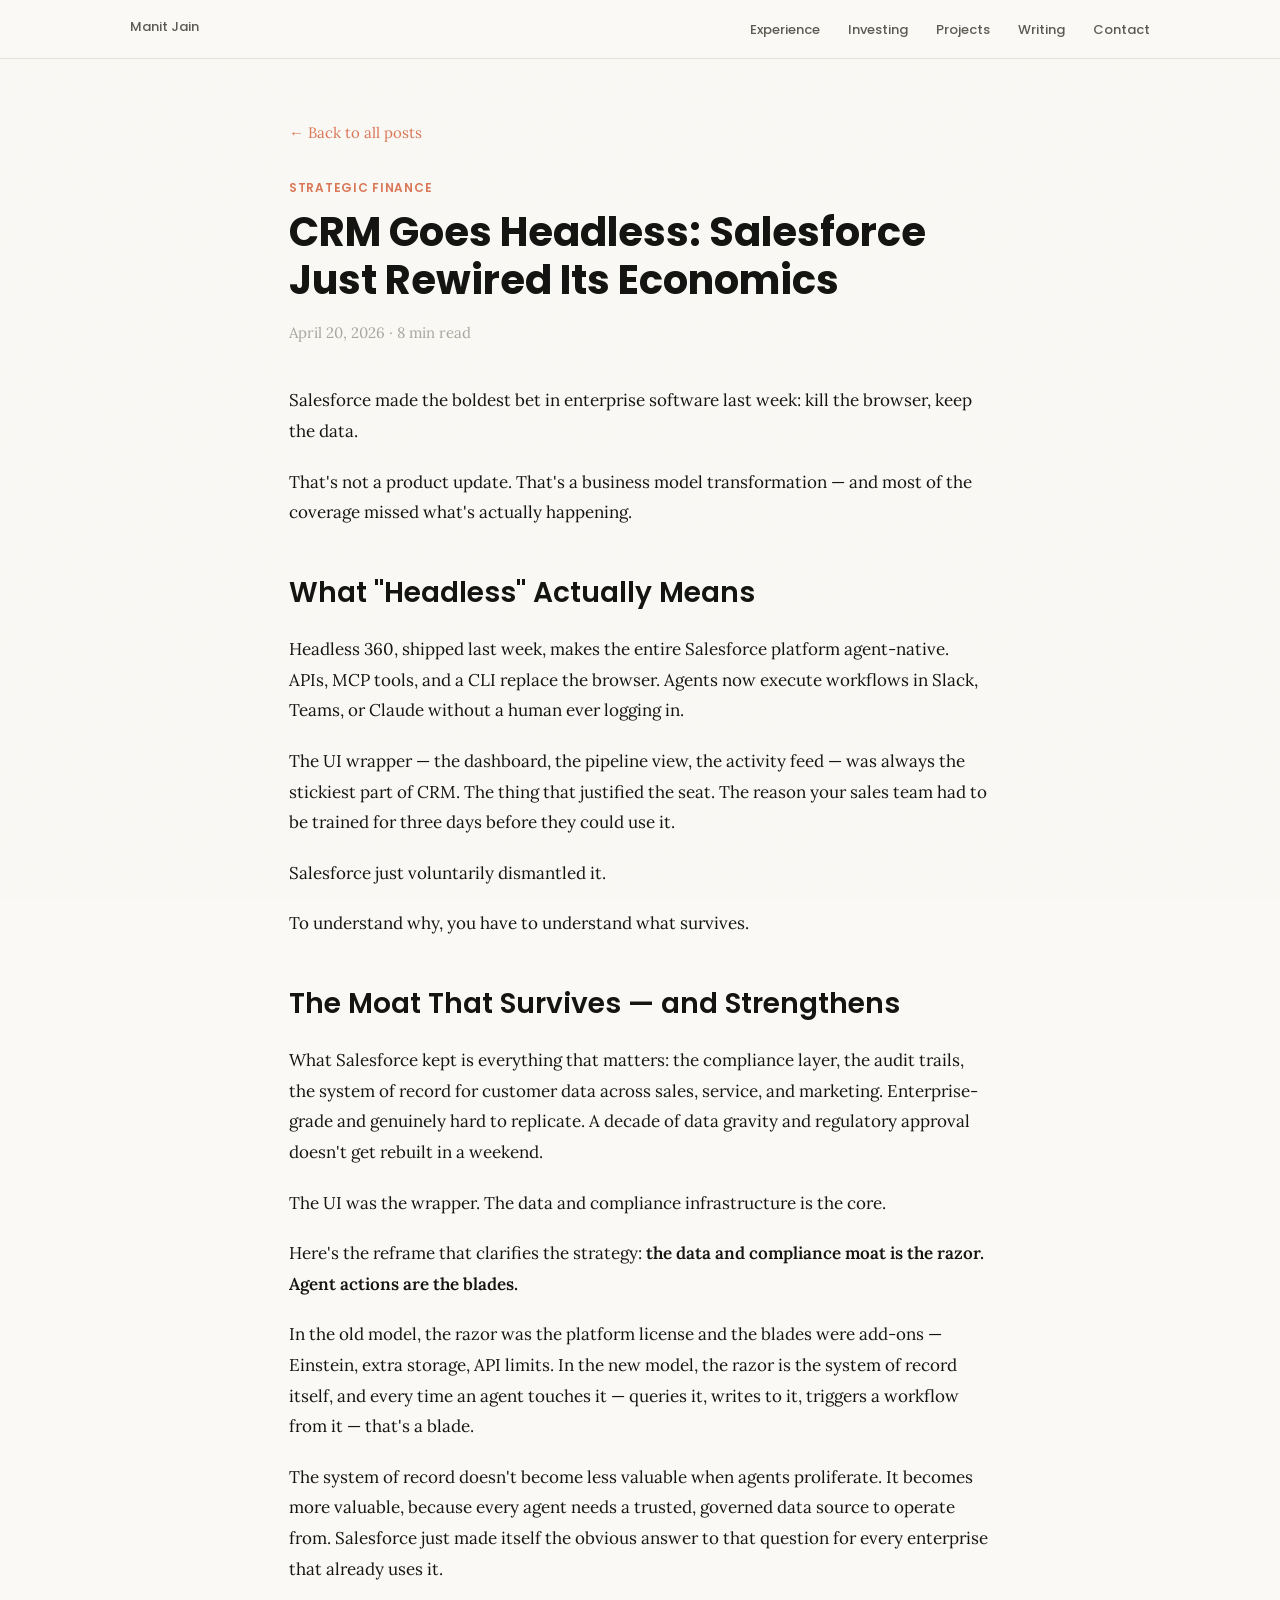
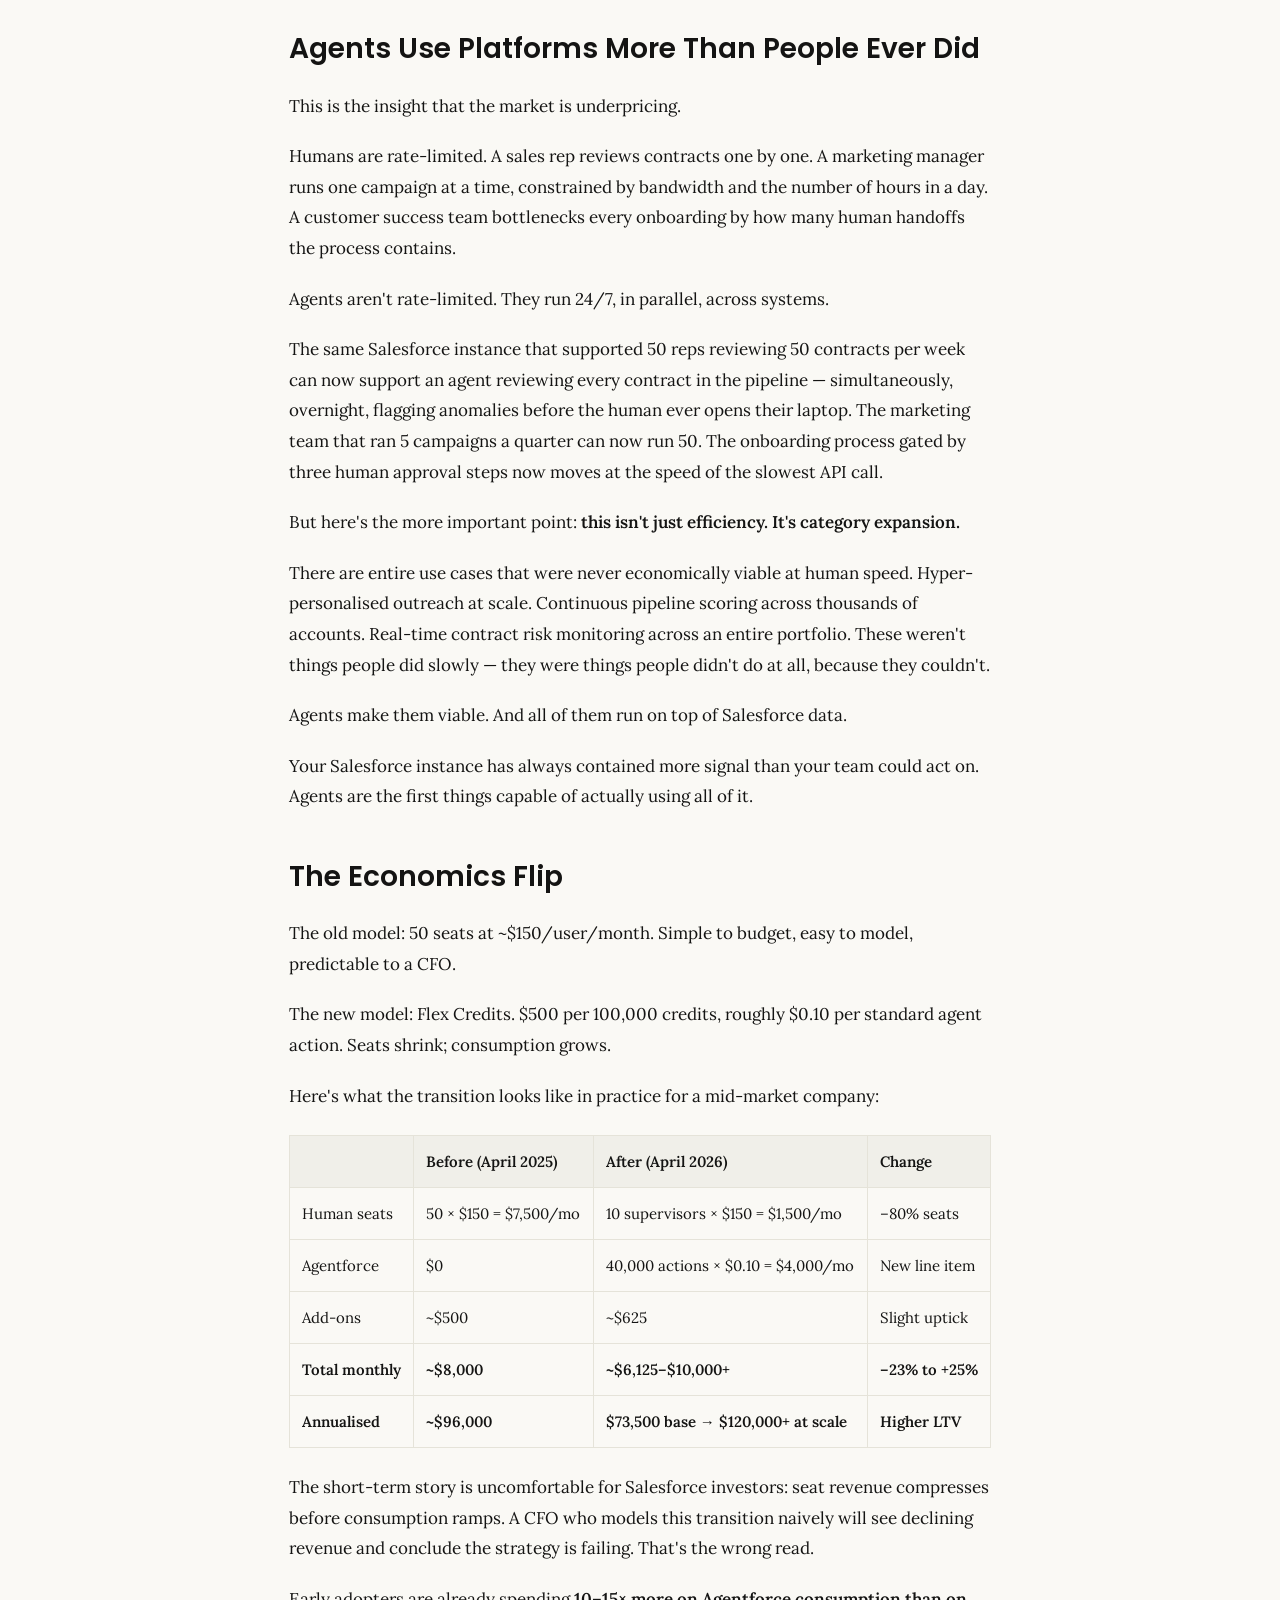
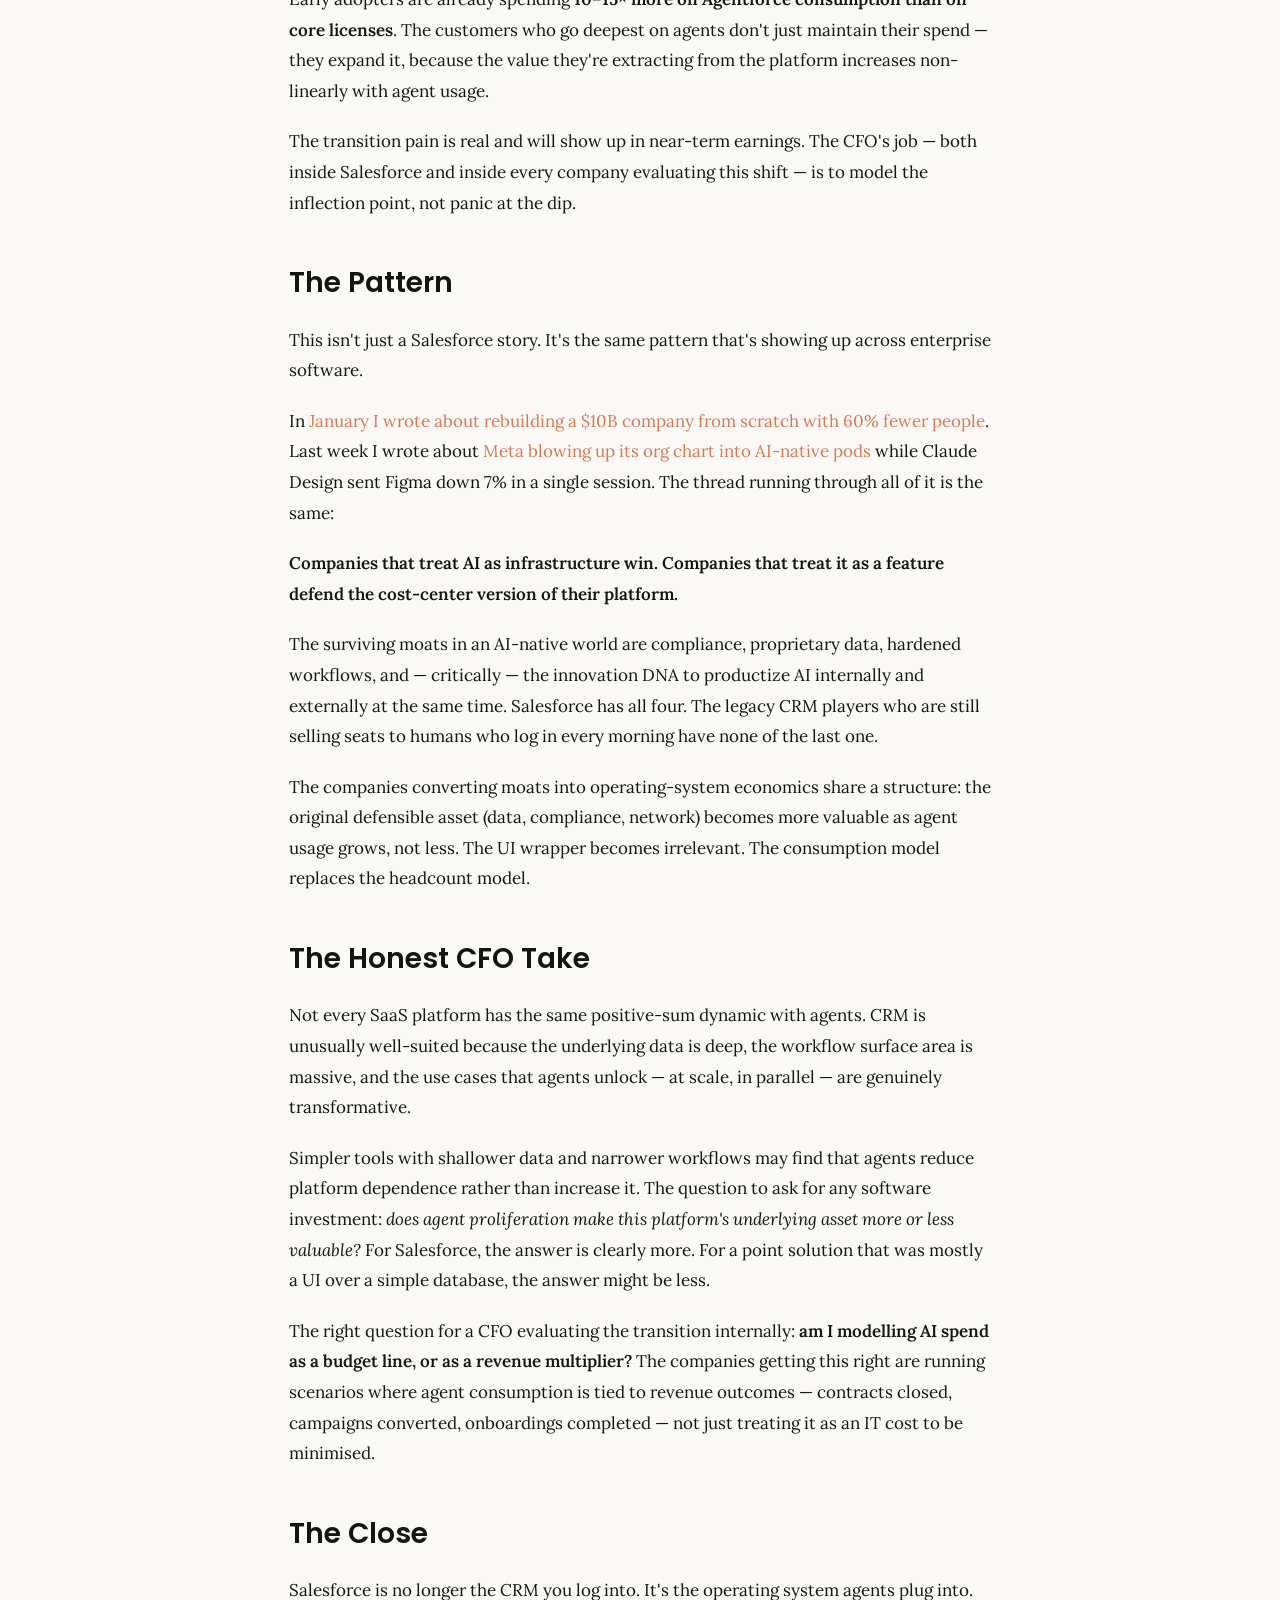
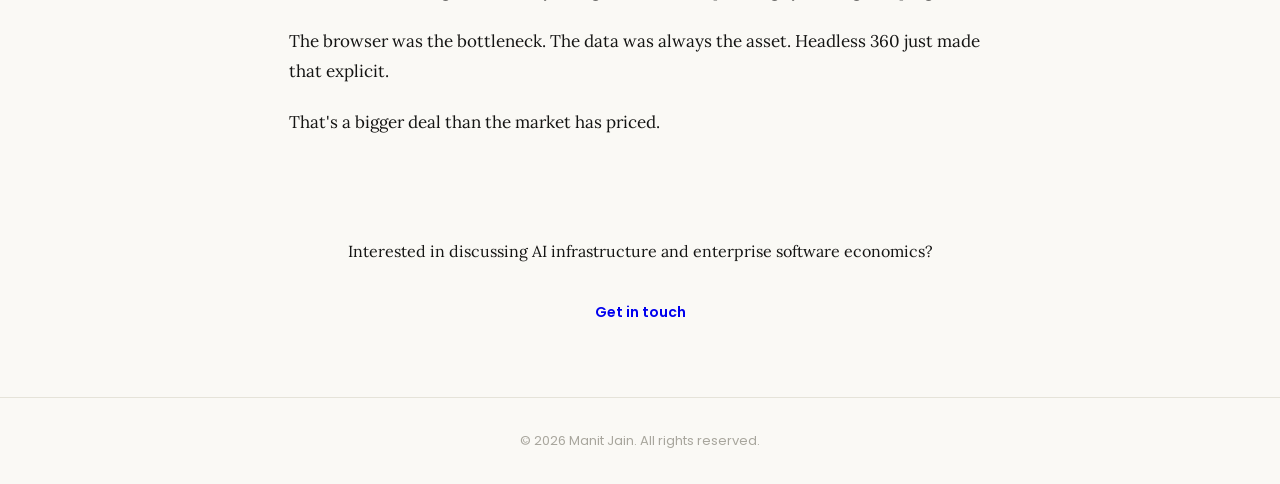
<file: blog/crm-goes-headless-salesforce.html>
<!DOCTYPE html>
<html lang="en">
<head>
    <meta charset="UTF-8">
    <meta name="viewport" content="width=device-width, initial-scale=1.0">
    <title>CRM Goes Headless: Salesforce Just Rewired Its Economics — Manit Jain</title>
    <meta name="description" content="Salesforce killed the browser and kept the data. That's not a product update — it's a business model transformation. And most of the coverage missed what's actually happening.">
    <link rel="stylesheet" href="../css/style.css">
</head>
<body>
    <nav>
        <div class="container">
            <a href="../index.html" class="logo">Manit Jain</a>
            <ul>
                <li><a href="../index.html#experience">Experience</a></li>
                <li><a href="../index.html#investing">Investing</a></li>
                <li><a href="../index.html#projects">Projects</a></li>
                <li><a href="../index.html#writing">Writing</a></li>
                <li><a href="../index.html#contact">Contact</a></li>
            </ul>
        </div>
    </nav>

    <article class="blog-post">
        <a href="../index.html#writing" class="back-link">← Back to all posts</a>

        <header class="blog-post-header">
            <div class="blog-category">Strategic Finance</div>
            <h1 class="blog-post-title">CRM Goes Headless: Salesforce Just Rewired Its Economics</h1>
            <div class="blog-post-meta">April 20, 2026 · 8 min read</div>
        </header>

        <div class="blog-post-content">
            <p>Salesforce made the boldest bet in enterprise software last week: kill the browser, keep the data.</p>

            <p>That's not a product update. That's a business model transformation — and most of the coverage missed what's actually happening.</p>

            <h3>What "Headless" Actually Means</h3>

            <p>Headless 360, shipped last week, makes the entire Salesforce platform agent-native. APIs, MCP tools, and a CLI replace the browser. Agents now execute workflows in Slack, Teams, or Claude without a human ever logging in.</p>

            <p>The UI wrapper — the dashboard, the pipeline view, the activity feed — was always the stickiest part of CRM. The thing that justified the seat. The reason your sales team had to be trained for three days before they could use it.</p>

            <p>Salesforce just voluntarily dismantled it.</p>

            <p>To understand why, you have to understand what survives.</p>

            <h3>The Moat That Survives — and Strengthens</h3>

            <p>What Salesforce kept is everything that matters: the compliance layer, the audit trails, the system of record for customer data across sales, service, and marketing. Enterprise-grade and genuinely hard to replicate. A decade of data gravity and regulatory approval doesn't get rebuilt in a weekend.</p>

            <p>The UI was the wrapper. The data and compliance infrastructure is the core.</p>

            <p>Here's the reframe that clarifies the strategy: <strong>the data and compliance moat is the razor. Agent actions are the blades.</strong></p>

            <p>In the old model, the razor was the platform license and the blades were add-ons — Einstein, extra storage, API limits. In the new model, the razor is the system of record itself, and every time an agent touches it — queries it, writes to it, triggers a workflow from it — that's a blade.</p>

            <p>The system of record doesn't become less valuable when agents proliferate. It becomes more valuable, because every agent needs a trusted, governed data source to operate from. Salesforce just made itself the obvious answer to that question for every enterprise that already uses it.</p>

            <h3>Agents Use Platforms More Than People Ever Did</h3>

            <p>This is the insight that the market is underpricing.</p>

            <p>Humans are rate-limited. A sales rep reviews contracts one by one. A marketing manager runs one campaign at a time, constrained by bandwidth and the number of hours in a day. A customer success team bottlenecks every onboarding by how many human handoffs the process contains.</p>

            <p>Agents aren't rate-limited. They run 24/7, in parallel, across systems.</p>

            <p>The same Salesforce instance that supported 50 reps reviewing 50 contracts per week can now support an agent reviewing every contract in the pipeline — simultaneously, overnight, flagging anomalies before the human ever opens their laptop. The marketing team that ran 5 campaigns a quarter can now run 50. The onboarding process gated by three human approval steps now moves at the speed of the slowest API call.</p>

            <p>But here's the more important point: <strong>this isn't just efficiency. It's category expansion.</strong></p>

            <p>There are entire use cases that were never economically viable at human speed. Hyper-personalised outreach at scale. Continuous pipeline scoring across thousands of accounts. Real-time contract risk monitoring across an entire portfolio. These weren't things people did slowly — they were things people didn't do at all, because they couldn't.</p>

            <p>Agents make them viable. And all of them run on top of Salesforce data.</p>

            <p>Your Salesforce instance has always contained more signal than your team could act on. Agents are the first things capable of actually using all of it.</p>

            <h3>The Economics Flip</h3>

            <p>The old model: 50 seats at ~$150/user/month. Simple to budget, easy to model, predictable to a CFO.</p>

            <p>The new model: Flex Credits. $500 per 100,000 credits, roughly $0.10 per standard agent action. Seats shrink; consumption grows.</p>

            <p>Here's what the transition looks like in practice for a mid-market company:</p>

            <table>
                <tr>
                    <th></th>
                    <th>Before (April 2025)</th>
                    <th>After (April 2026)</th>
                    <th>Change</th>
                </tr>
                <tr>
                    <td>Human seats</td>
                    <td>50 × $150 = $7,500/mo</td>
                    <td>10 supervisors × $150 = $1,500/mo</td>
                    <td>–80% seats</td>
                </tr>
                <tr>
                    <td>Agentforce</td>
                    <td>$0</td>
                    <td>40,000 actions × $0.10 = $4,000/mo</td>
                    <td>New line item</td>
                </tr>
                <tr>
                    <td>Add-ons</td>
                    <td>~$500</td>
                    <td>~$625</td>
                    <td>Slight uptick</td>
                </tr>
                <tr>
                    <td><strong>Total monthly</strong></td>
                    <td><strong>~$8,000</strong></td>
                    <td><strong>~$6,125–$10,000+</strong></td>
                    <td><strong>–23% to +25%</strong></td>
                </tr>
                <tr>
                    <td><strong>Annualised</strong></td>
                    <td><strong>~$96,000</strong></td>
                    <td><strong>$73,500 base → $120,000+ at scale</strong></td>
                    <td><strong>Higher LTV</strong></td>
                </tr>
            </table>

            <p>The short-term story is uncomfortable for Salesforce investors: seat revenue compresses before consumption ramps. A CFO who models this transition naively will see declining revenue and conclude the strategy is failing. That's the wrong read.</p>

            <p>Early adopters are already spending <strong>10–15× more on Agentforce consumption than on core licenses</strong>. The customers who go deepest on agents don't just maintain their spend — they expand it, because the value they're extracting from the platform increases non-linearly with agent usage.</p>

            <p>The transition pain is real and will show up in near-term earnings. The CFO's job — both inside Salesforce and inside every company evaluating this shift — is to model the inflection point, not panic at the dip.</p>

            <h3>The Pattern</h3>

            <p>This isn't just a Salesforce story. It's the same pattern that's showing up across enterprise software.</p>

            <p>In <a href="ai-first-org-design.html">January I wrote about rebuilding a $10B company from scratch with 60% fewer people</a>. Last week I wrote about <a href="ai-native-org-design-live.html">Meta blowing up its org chart into AI-native pods</a> while Claude Design sent Figma down 7% in a single session. The thread running through all of it is the same:</p>

            <p><strong>Companies that treat AI as infrastructure win. Companies that treat it as a feature defend the cost-center version of their platform.</strong></p>

            <p>The surviving moats in an AI-native world are compliance, proprietary data, hardened workflows, and — critically — the innovation DNA to productize AI internally and externally at the same time. Salesforce has all four. The legacy CRM players who are still selling seats to humans who log in every morning have none of the last one.</p>

            <p>The companies converting moats into operating-system economics share a structure: the original defensible asset (data, compliance, network) becomes more valuable as agent usage grows, not less. The UI wrapper becomes irrelevant. The consumption model replaces the headcount model.</p>

            <h3>The Honest CFO Take</h3>

            <p>Not every SaaS platform has the same positive-sum dynamic with agents. CRM is unusually well-suited because the underlying data is deep, the workflow surface area is massive, and the use cases that agents unlock — at scale, in parallel — are genuinely transformative.</p>

            <p>Simpler tools with shallower data and narrower workflows may find that agents reduce platform dependence rather than increase it. The question to ask for any software investment: <em>does agent proliferation make this platform's underlying asset more or less valuable?</em> For Salesforce, the answer is clearly more. For a point solution that was mostly a UI over a simple database, the answer might be less.</p>

            <p>The right question for a CFO evaluating the transition internally: <strong>am I modelling AI spend as a budget line, or as a revenue multiplier?</strong> The companies getting this right are running scenarios where agent consumption is tied to revenue outcomes — contracts closed, campaigns converted, onboardings completed — not just treating it as an IT cost to be minimised.</p>

            <h3>The Close</h3>

            <p>Salesforce is no longer the CRM you log into. It's the operating system agents plug into.</p>

            <p>The browser was the bottleneck. The data was always the asset. Headless 360 just made that explicit.</p>

            <p>That's a bigger deal than the market has priced.</p>
        </div>

        <div style="margin-top: 60px; padding-top: 40px; border-top: 1px solid var(--color-border); text-align: center;">
            <p style="margin-bottom: 24px; color: var(--color-text-secondary);">Interested in discussing AI infrastructure and enterprise software economics?</p>
            <a href="../index.html#contact" class="btn btn-primary">Get in touch</a>
        </div>
    </article>

    <footer>
        <div class="container">
            <p>© 2026 Manit Jain. All rights reserved.</p>
        </div>
    </footer>

    <script src="../js/main.js"></script>
</body>
</html>
</file>
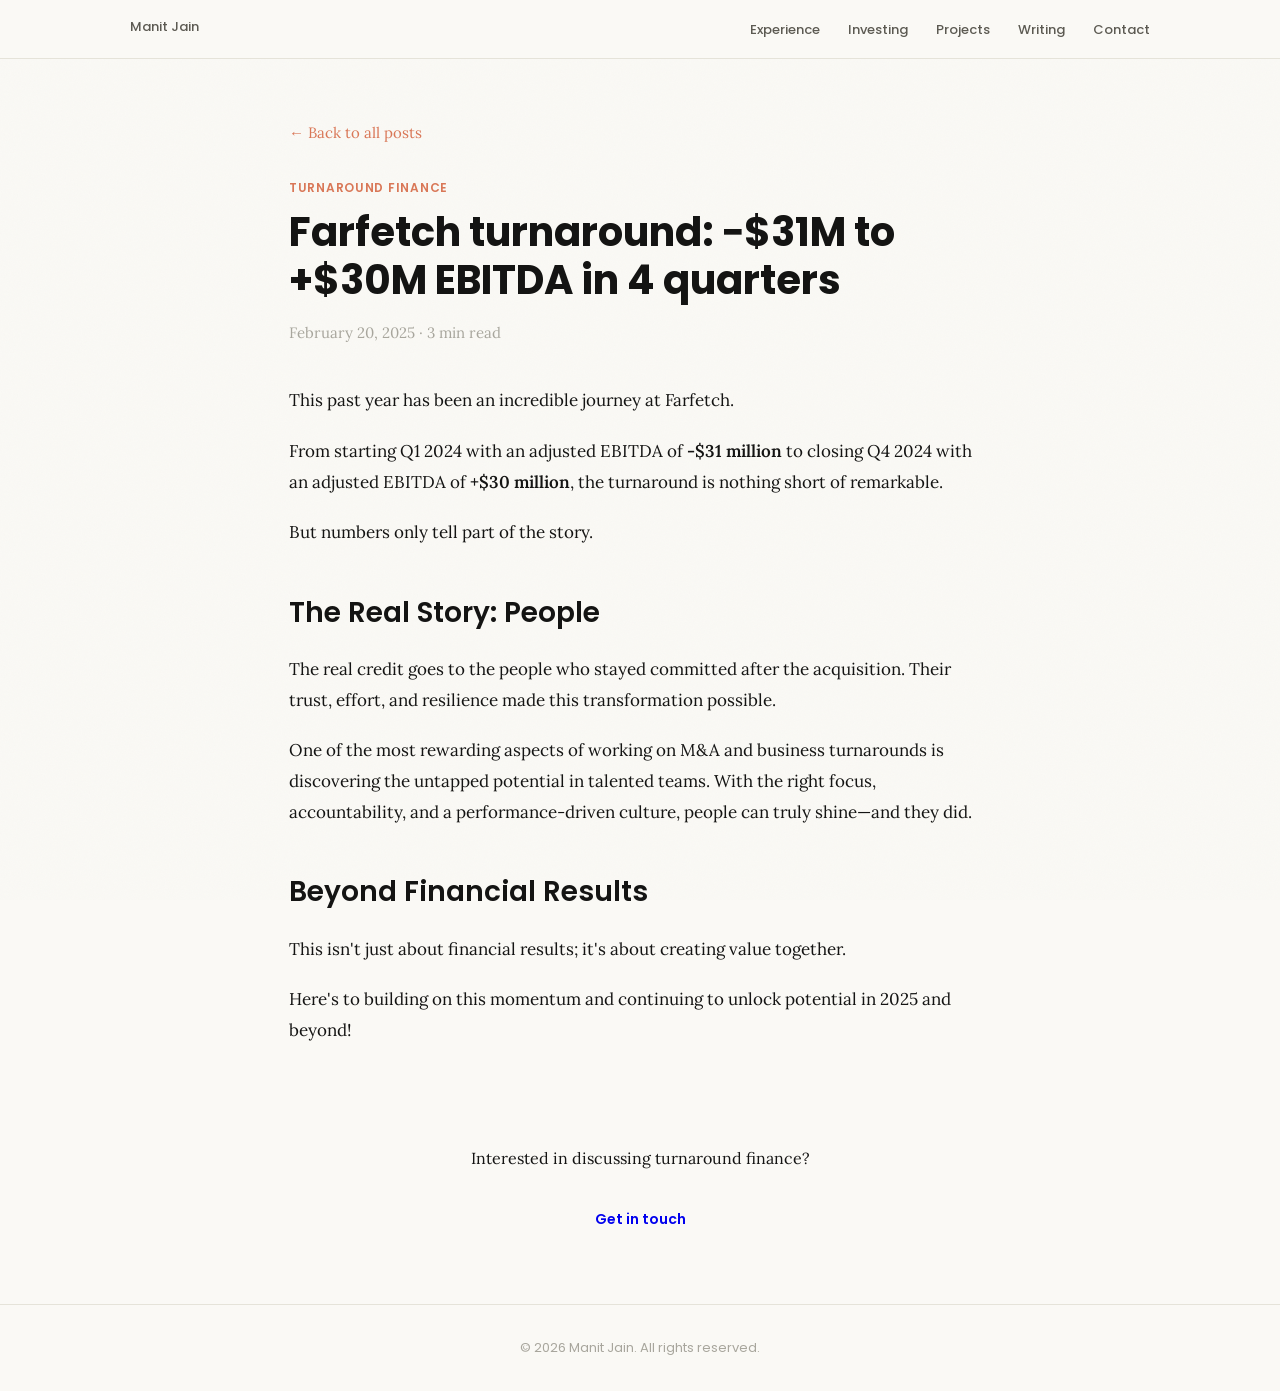
<file: blog/farfetch-turnaround-q4-2024.html>
<!DOCTYPE html>
<html lang="en">
<head>
    <meta charset="UTF-8">
    <meta name="viewport" content="width=device-width, initial-scale=1.0">
    <title>Farfetch turnaround: −$31M to +$30M EBITDA in 4 quarters — Manit Jain</title>
    <meta name="description" content="From Q1 2024 with adjusted EBITDA of -$31M to Q4 2024 at +$30M. The real credit goes to the people who stayed committed after the acquisition.">
    <link rel="stylesheet" href="../css/style.css">
</head>
<body>
    <nav>
        <div class="container">
            <a href="../index.html" class="logo">Manit Jain</a>
            <ul>
                <li><a href="../index.html#experience">Experience</a></li>
                <li><a href="../index.html#investing">Investing</a></li>
                <li><a href="../index.html#projects">Projects</a></li>
                <li><a href="../index.html#writing">Writing</a></li>
                <li><a href="../index.html#contact">Contact</a></li>
            </ul>
        </div>
    </nav>

    <article class="blog-post">
        <a href="../index.html#writing" class="back-link">← Back to all posts</a>
        
        <header class="blog-post-header">
            <div class="blog-category">Turnaround Finance</div>
            <h1 class="blog-post-title">Farfetch turnaround: −$31M to +$30M EBITDA in 4 quarters</h1>
            <div class="blog-post-meta">February 20, 2025 · 3 min read</div>
        </header>

        <div class="blog-post-content">
            <p>This past year has been an incredible journey at Farfetch.</p>
            
            <p>From starting Q1 2024 with an adjusted EBITDA of <strong>-$31 million</strong> to closing Q4 2024 with an adjusted EBITDA of <strong>+$30 million</strong>, the turnaround is nothing short of remarkable.</p>
            
            <p>But numbers only tell part of the story.</p>
            
            <h3>The Real Story: People</h3>
            
            <p>The real credit goes to the people who stayed committed after the acquisition. Their trust, effort, and resilience made this transformation possible.</p>
            
            <p>One of the most rewarding aspects of working on M&A and business turnarounds is discovering the untapped potential in talented teams. With the right focus, accountability, and a performance-driven culture, people can truly shine—and they did.</p>
            
            <h3>Beyond Financial Results</h3>
            
            <p>This isn't just about financial results; it's about creating value together.</p>
            
            <p>Here's to building on this momentum and continuing to unlock potential in 2025 and beyond!</p>
        </div>

        <div style="margin-top: 60px; padding-top: 40px; border-top: 1px solid var(--color-border); text-align: center;">
            <p style="margin-bottom: 24px; color: var(--color-text-secondary);">Interested in discussing turnaround finance?</p>
            <a href="../index.html#contact" class="btn btn-primary">Get in touch</a>
        </div>
    </article>

    <footer>
        <div class="container">
            <p>© 2026 Manit Jain. All rights reserved.</p>
        </div>
    </footer>

    <script src="../js/main.js"></script>
</body>
</html>
</file>
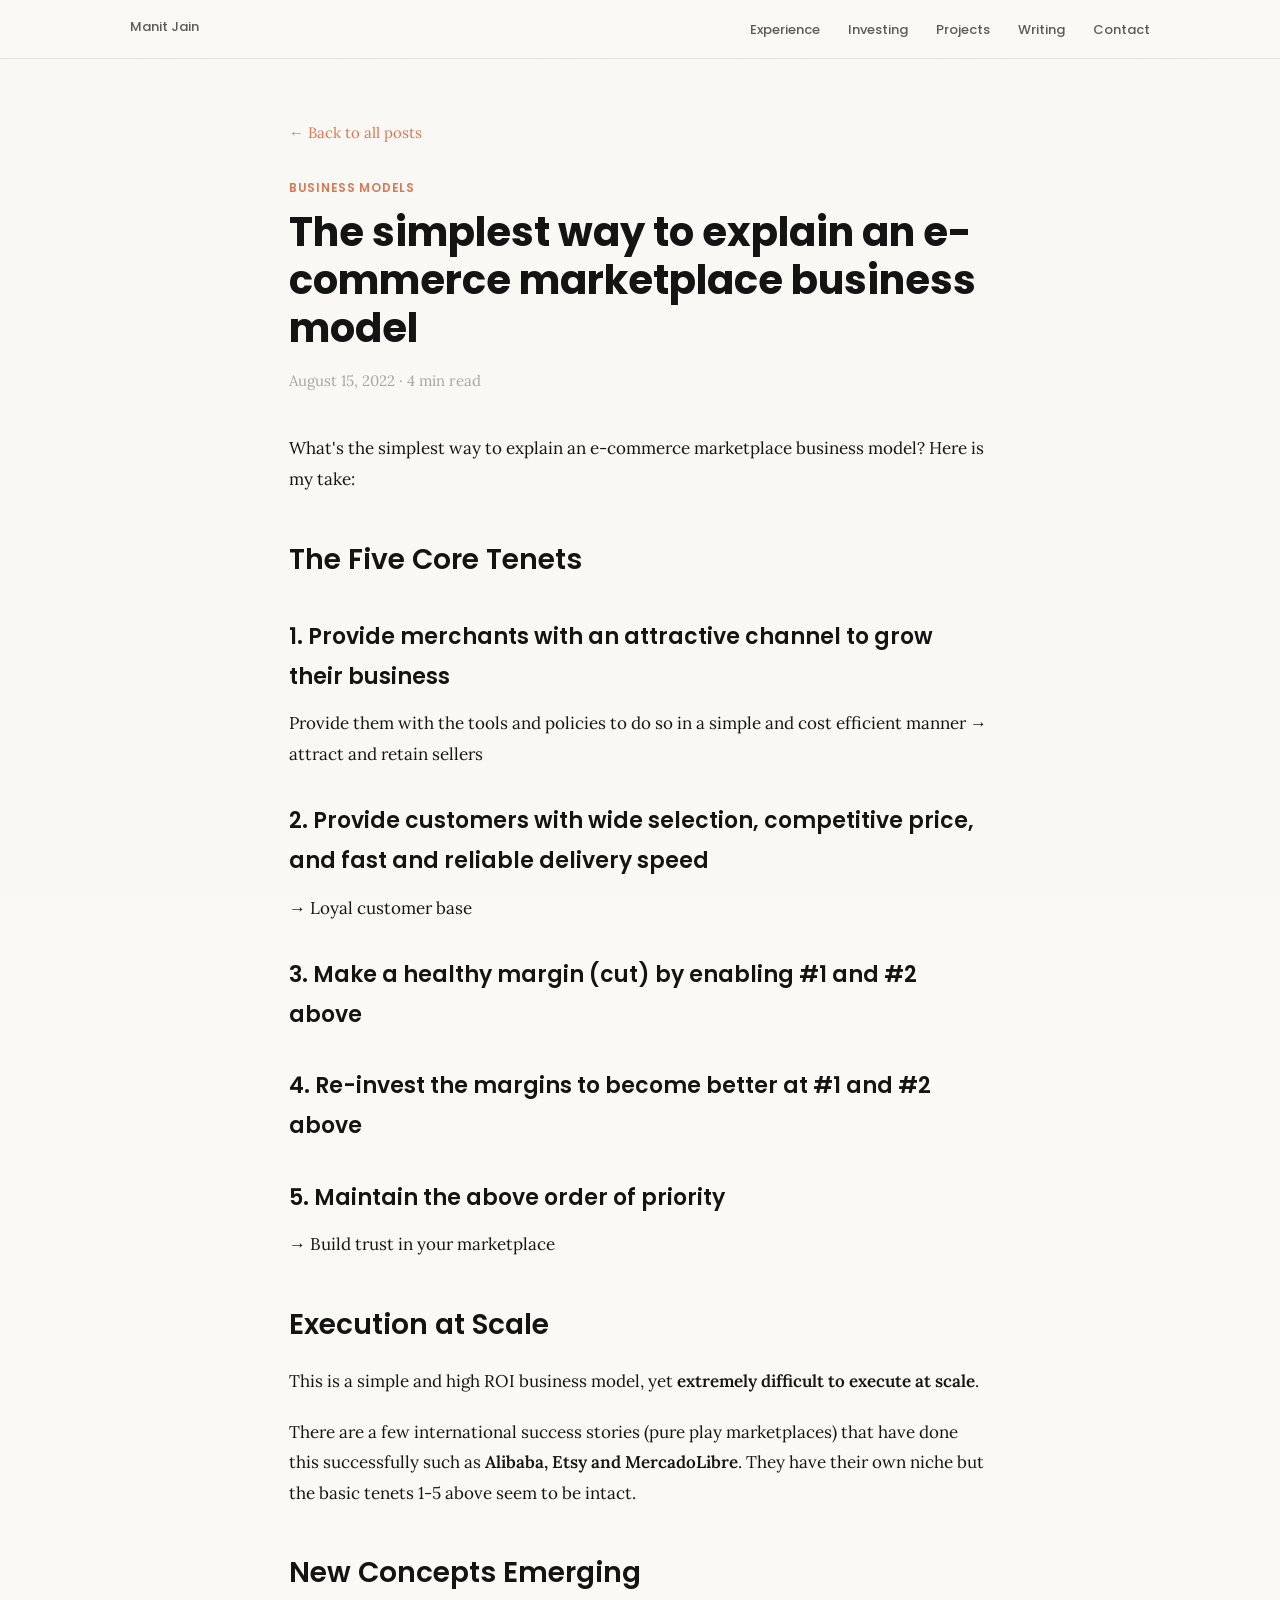
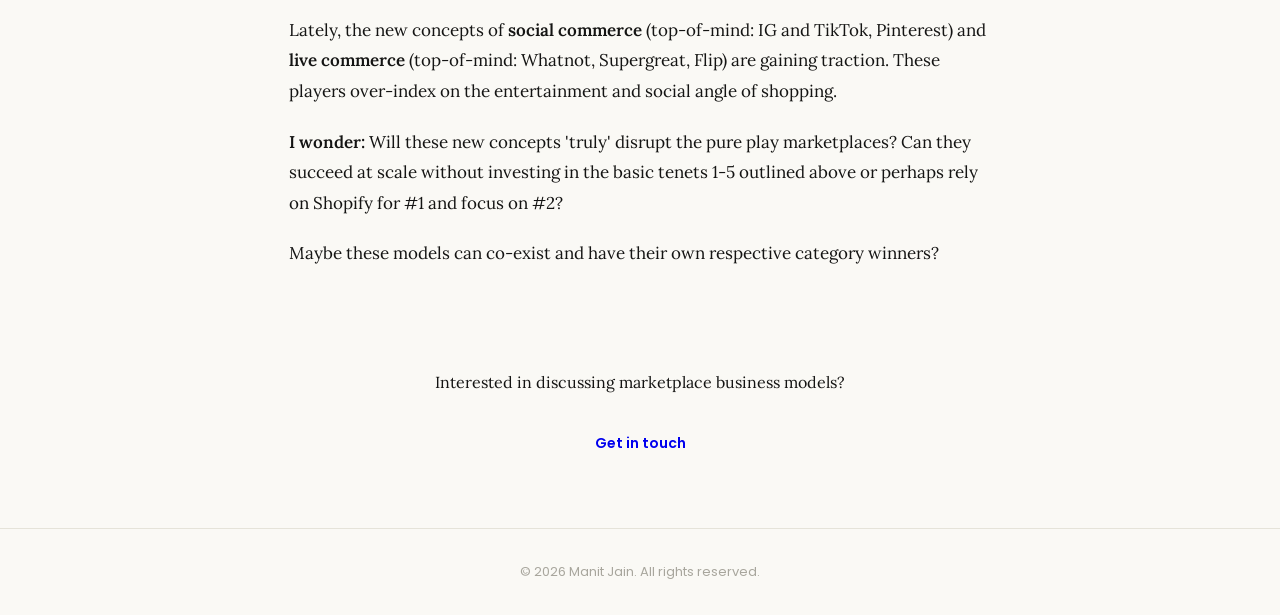
<file: blog/marketplace-business-model.html>
<!DOCTYPE html>
<html lang="en">
<head>
    <meta charset="UTF-8">
    <meta name="viewport" content="width=device-width, initial-scale=1.0">
    <title>The simplest way to explain an e-commerce marketplace business model — Manit Jain</title>
    <meta name="description" content="Five core tenets that drive trust, retention, and sustainable margins. Simple to articulate, extremely difficult to execute at scale.">
    <link rel="stylesheet" href="../css/style.css">
</head>
<body>
    <nav>
        <div class="container">
            <a href="../index.html" class="logo">Manit Jain</a>
            <ul>
                <li><a href="../index.html#experience">Experience</a></li>
                <li><a href="../index.html#investing">Investing</a></li>
                <li><a href="../index.html#projects">Projects</a></li>
                <li><a href="../index.html#writing">Writing</a></li>
                <li><a href="../index.html#contact">Contact</a></li>
            </ul>
        </div>
    </nav>

    <article class="blog-post">
        <a href="../index.html#writing" class="back-link">← Back to all posts</a>
        
        <header class="blog-post-header">
            <div class="blog-category">Business Models</div>
            <h1 class="blog-post-title">The simplest way to explain an e-commerce marketplace business model</h1>
            <div class="blog-post-meta">August 15, 2022 · 4 min read</div>
        </header>

        <div class="blog-post-content">
            <p>What's the simplest way to explain an e-commerce marketplace business model? Here is my take:</p>
            
            <h3>The Five Core Tenets</h3>
            
            <h4>1. Provide merchants with an attractive channel to grow their business</h4>
            <p>Provide them with the tools and policies to do so in a simple and cost efficient manner → attract and retain sellers</p>
            
            <h4>2. Provide customers with wide selection, competitive price, and fast and reliable delivery speed</h4>
            <p>→ Loyal customer base</p>
            
            <h4>3. Make a healthy margin (cut) by enabling #1 and #2 above</h4>
            
            <h4>4. Re-invest the margins to become better at #1 and #2 above</h4>
            
            <h4>5. Maintain the above order of priority</h4>
            <p>→ Build trust in your marketplace</p>
            
            <h3>Execution at Scale</h3>
            
            <p>This is a simple and high ROI business model, yet <strong>extremely difficult to execute at scale</strong>.</p>
            
            <p>There are a few international success stories (pure play marketplaces) that have done this successfully such as <strong>Alibaba, Etsy and MercadoLibre</strong>. They have their own niche but the basic tenets 1-5 above seem to be intact.</p>
            
            <h3>New Concepts Emerging</h3>
            
            <p>Lately, the new concepts of <strong>social commerce</strong> (top-of-mind: IG and TikTok, Pinterest) and <strong>live commerce</strong> (top-of-mind: Whatnot, Supergreat, Flip) are gaining traction. These players over-index on the entertainment and social angle of shopping.</p>
            
            <p><strong>I wonder:</strong> Will these new concepts 'truly' disrupt the pure play marketplaces? Can they succeed at scale without investing in the basic tenets 1-5 outlined above or perhaps rely on Shopify for #1 and focus on #2?</p>
            
            <p>Maybe these models can co-exist and have their own respective category winners?</p>
        </div>

        <div style="margin-top: 60px; padding-top: 40px; border-top: 1px solid var(--color-border); text-align: center;">
            <p style="margin-bottom: 24px; color: var(--color-text-secondary);">Interested in discussing marketplace business models?</p>
            <a href="../index.html#contact" class="btn btn-primary">Get in touch</a>
        </div>
    </article>

    <footer>
        <div class="container">
            <p>© 2026 Manit Jain. All rights reserved.</p>
        </div>
    </footer>

    <script src="../js/main.js"></script>
</body>
</html>
</file>
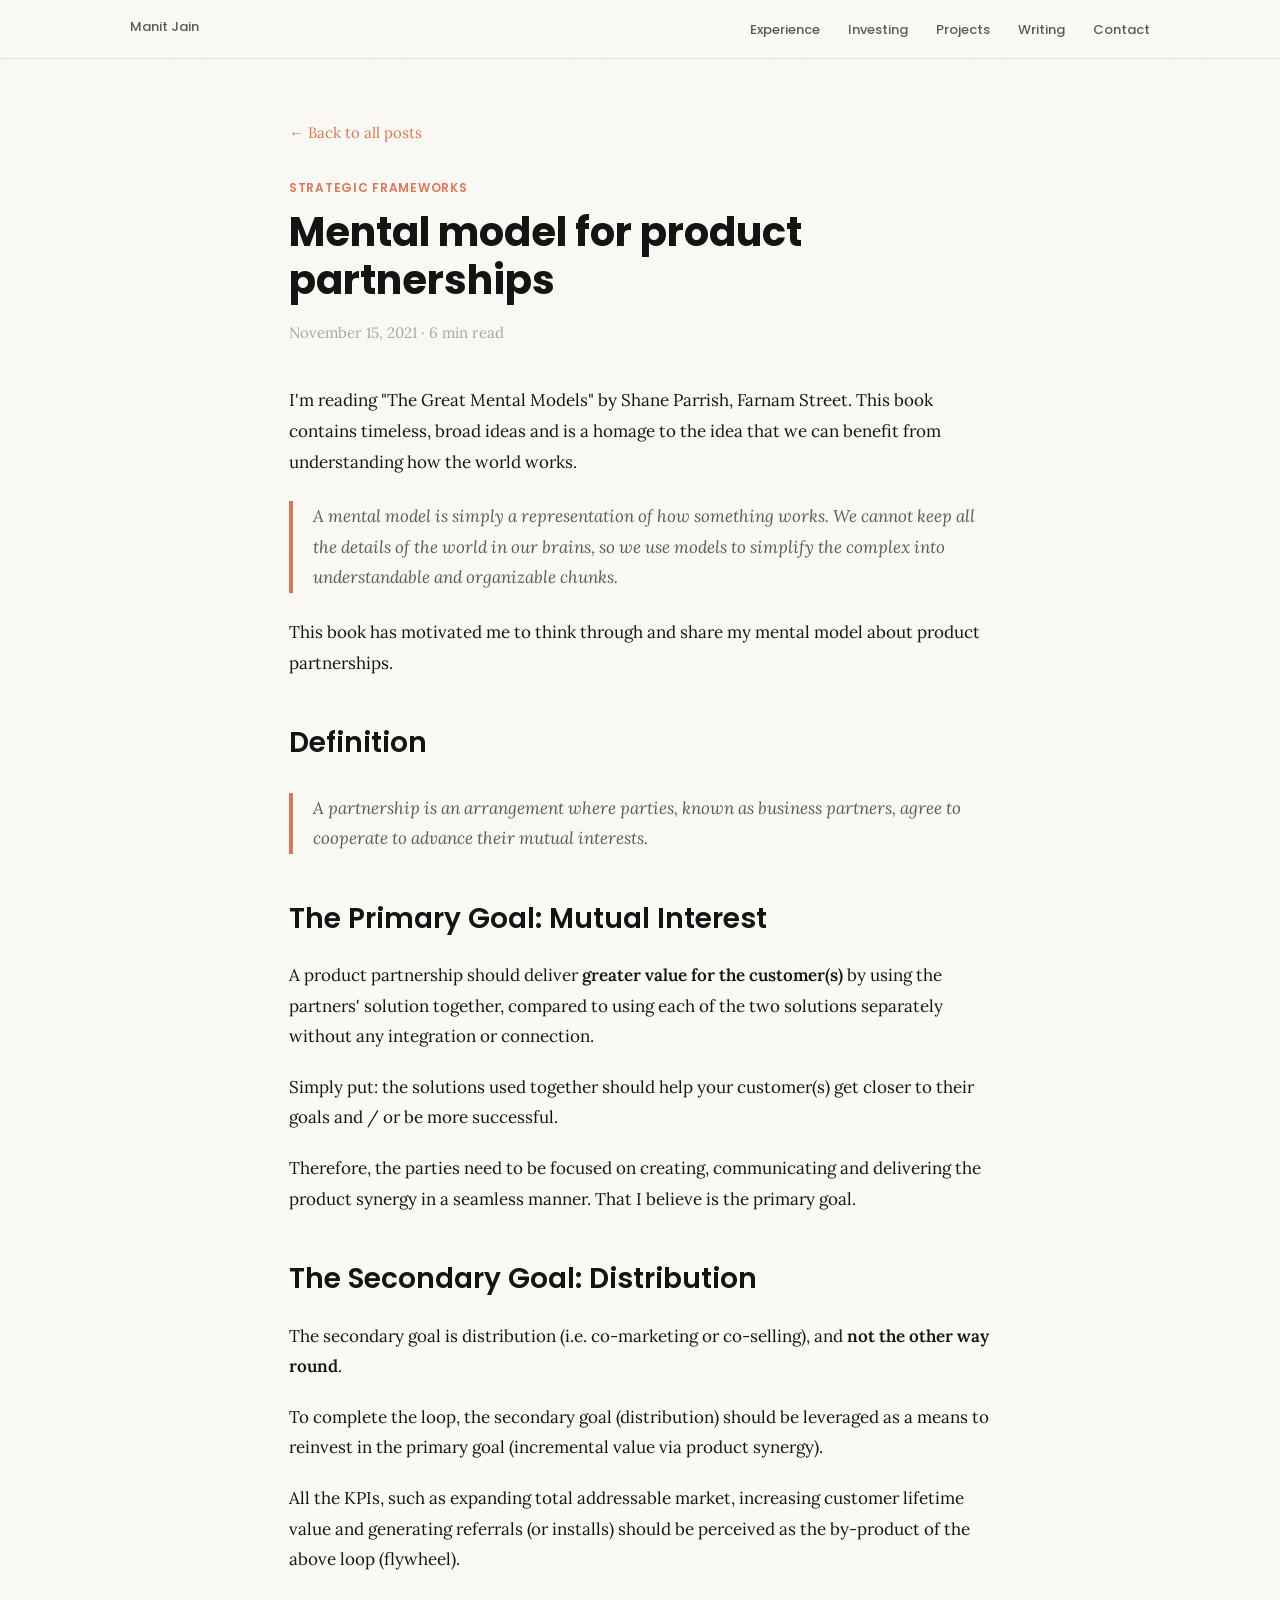
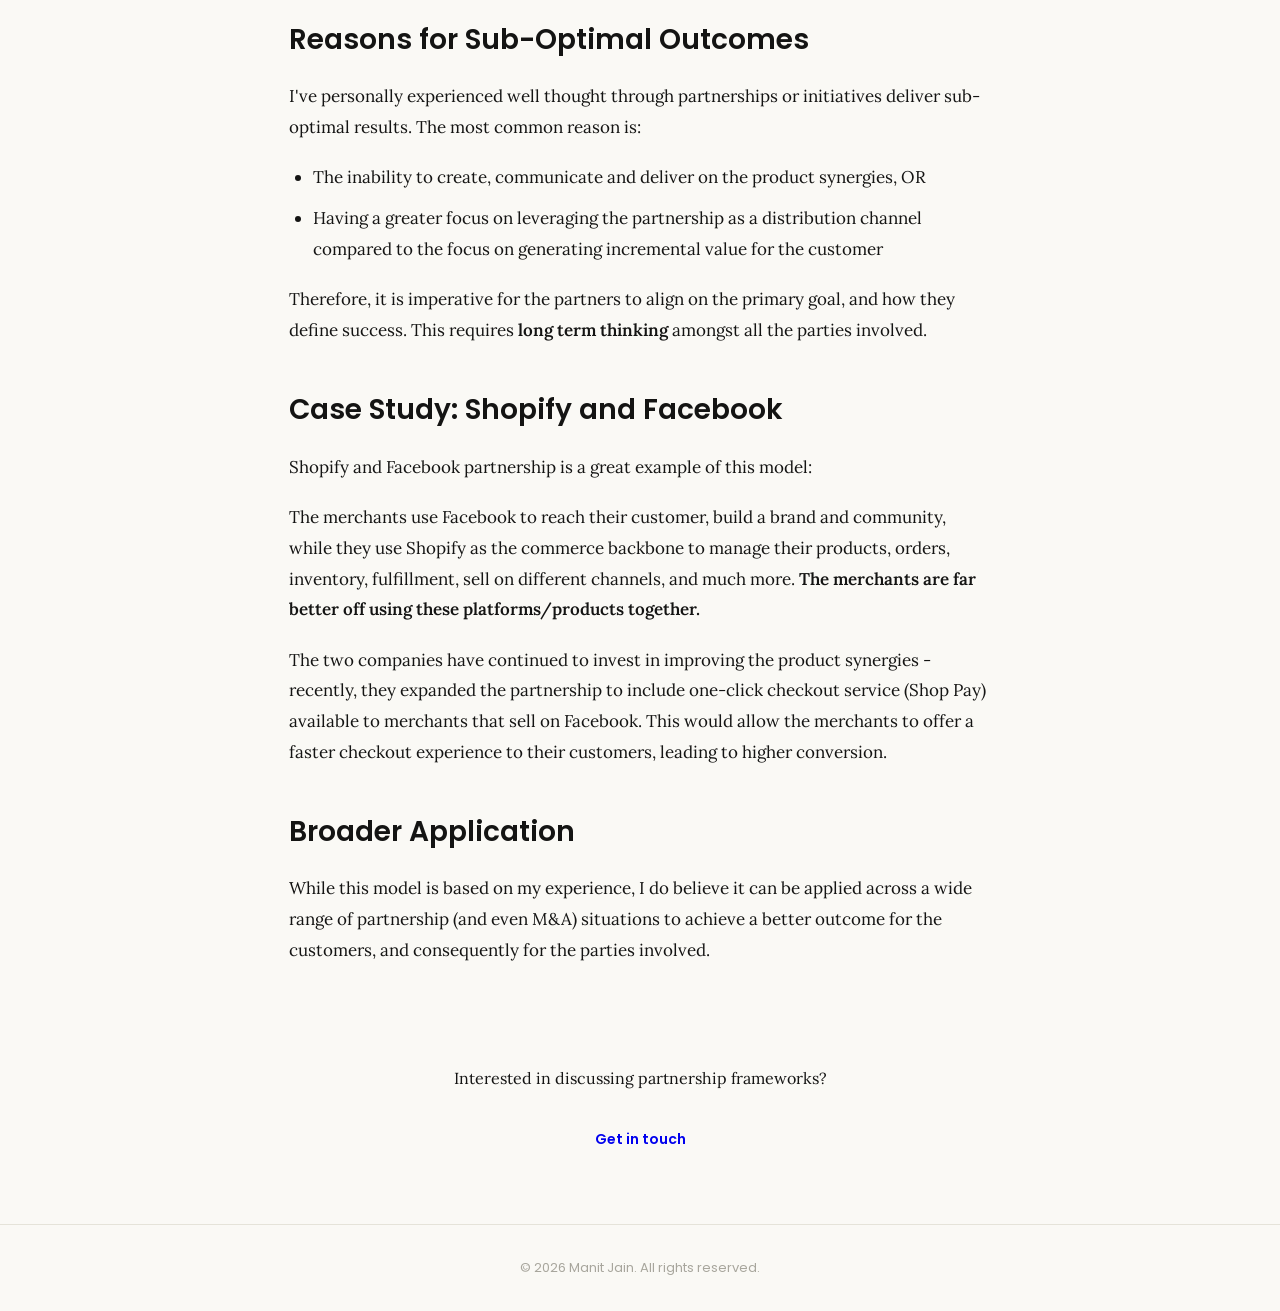
<file: blog/mental-models-partnerships.html>
<!DOCTYPE html>
<html lang="en">
<head>
    <meta charset="UTF-8">
    <meta name="viewport" content="width=device-width, initial-scale=1.0">
    <title>Mental model for product partnerships — Manit Jain</title>
    <meta name="description" content="Mutual value creation first, distribution second. Primary goal is delivering greater customer value through integrated solutions.">
    <link rel="stylesheet" href="../css/style.css">
</head>
<body>
    <nav>
        <div class="container">
            <a href="../index.html" class="logo">Manit Jain</a>
            <ul>
                <li><a href="../index.html#experience">Experience</a></li>
                <li><a href="../index.html#investing">Investing</a></li>
                <li><a href="../index.html#projects">Projects</a></li>
                <li><a href="../index.html#writing">Writing</a></li>
                <li><a href="../index.html#contact">Contact</a></li>
            </ul>
        </div>
    </nav>

    <article class="blog-post">
        <a href="../index.html#writing" class="back-link">← Back to all posts</a>
        
        <header class="blog-post-header">
            <div class="blog-category">Strategic Frameworks</div>
            <h1 class="blog-post-title">Mental model for product partnerships</h1>
            <div class="blog-post-meta">November 15, 2021 · 6 min read</div>
        </header>

        <div class="blog-post-content">
            <p>I'm reading "The Great Mental Models" by Shane Parrish, Farnam Street. This book contains timeless, broad ideas and is a homage to the idea that we can benefit from understanding how the world works.</p>
            
            <blockquote>
            A mental model is simply a representation of how something works. We cannot keep all the details of the world in our brains, so we use models to simplify the complex into understandable and organizable chunks.
            </blockquote>
            
            <p>This book has motivated me to think through and share my mental model about product partnerships.</p>
            
            <h3>Definition</h3>
            
            <blockquote>
            A partnership is an arrangement where parties, known as business partners, agree to cooperate to advance their mutual interests.
            </blockquote>
            
            <h3>The Primary Goal: Mutual Interest</h3>
            
            <p>A product partnership should deliver <strong>greater value for the customer(s)</strong> by using the partners' solution together, compared to using each of the two solutions separately without any integration or connection.</p>
            
            <p>Simply put: the solutions used together should help your customer(s) get closer to their goals and / or be more successful.</p>
            
            <p>Therefore, the parties need to be focused on creating, communicating and delivering the product synergy in a seamless manner. That I believe is the primary goal.</p>
            
            <h3>The Secondary Goal: Distribution</h3>
            
            <p>The secondary goal is distribution (i.e. co-marketing or co-selling), and <strong>not the other way round</strong>.</p>
            
            <p>To complete the loop, the secondary goal (distribution) should be leveraged as a means to reinvest in the primary goal (incremental value via product synergy).</p>
            
            <p>All the KPIs, such as expanding total addressable market, increasing customer lifetime value and generating referrals (or installs) should be perceived as the by-product of the above loop (flywheel).</p>
            
            <h3>Reasons for Sub-Optimal Outcomes</h3>
            
            <p>I've personally experienced well thought through partnerships or initiatives deliver sub-optimal results. The most common reason is:</p>
            
            <ul>
                <li>The inability to create, communicate and deliver on the product synergies, OR</li>
                <li>Having a greater focus on leveraging the partnership as a distribution channel compared to the focus on generating incremental value for the customer</li>
            </ul>
            
            <p>Therefore, it is imperative for the partners to align on the primary goal, and how they define success. This requires <strong>long term thinking</strong> amongst all the parties involved.</p>
            
            <h3>Case Study: Shopify and Facebook</h3>
            
            <p>Shopify and Facebook partnership is a great example of this model:</p>
            
            <p>The merchants use Facebook to reach their customer, build a brand and community, while they use Shopify as the commerce backbone to manage their products, orders, inventory, fulfillment, sell on different channels, and much more. <strong>The merchants are far better off using these platforms/products together.</strong></p>
            
            <p>The two companies have continued to invest in improving the product synergies - recently, they expanded the partnership to include one-click checkout service (Shop Pay) available to merchants that sell on Facebook. This would allow the merchants to offer a faster checkout experience to their customers, leading to higher conversion.</p>
            
            <h3>Broader Application</h3>
            
            <p>While this model is based on my experience, I do believe it can be applied across a wide range of partnership (and even M&A) situations to achieve a better outcome for the customers, and consequently for the parties involved.</p>
        </div>

        <div style="margin-top: 60px; padding-top: 40px; border-top: 1px solid var(--color-border); text-align: center;">
            <p style="margin-bottom: 24px; color: var(--color-text-secondary);">Interested in discussing partnership frameworks?</p>
            <a href="../index.html#contact" class="btn btn-primary">Get in touch</a>
        </div>
    </article>

    <footer>
        <div class="container">
            <p>© 2026 Manit Jain. All rights reserved.</p>
        </div>
    </footer>

    <script src="../js/main.js"></script>
</body>
</html>
</file>
<file: css/style.css>
@import url('https://fonts.googleapis.com/css2?family=Poppins:wght@400;500;600;700;800&family=Lora:ital,wght@0,400;0,500;0,600;1,400;1,500&display=swap');

*, *::before, *::after { margin: 0; padding: 0; box-sizing: border-box; }

:root {
  --bg:           #faf9f5;
  --bg2:          #f0efe9;
  --text:         #141413;
  --text2:        #5c5a52;
  --text3:        #a8a69d;
  --border:       #e5e3d9;
  --accent:       #d97757;
  --accent-light: #fdf0eb;
  --accent-dark:  #c4653e;
}

html { scroll-behavior: smooth; }

body {
  font-family: 'Lora', Georgia, 'Times New Roman', serif;
  background: var(--bg);
  color: var(--text);
  line-height: 1.7;
  -webkit-font-smoothing: antialiased;
  overflow-x: hidden;
}

/* Grain texture */
body::before {
  content: '';
  position: fixed; inset: 0; z-index: 0; pointer-events: none;
  background-image: url("data:image/svg+xml,%3Csvg xmlns='http://www.w3.org/2000/svg' width='200' height='200'%3E%3Cfilter id='n'%3E%3CfeTurbulence type='fractalNoise' baseFrequency='0.75' numOctaves='4' stitchTiles='stitch'/%3E%3C/filter%3E%3Crect width='200' height='200' filter='url(%23n)' opacity='1'/%3E%3C/svg%3E");
  opacity: 0.025;
}
body > * { position: relative; z-index: 1; }

/* Scroll progress bar */
#scroll-progress {
  position: fixed; top: 0; left: 0; height: 2px;
  background: var(--accent); z-index: 200;
  width: 0%; transition: width 0.1s linear;
}

.container {
  max-width: 1100px;
  margin: 0 auto;
  padding: 0 40px;
}

/* ── NAVIGATION ─────────────────────────────────────────── */

nav {
  position: sticky; top: 0; z-index: 100;
  background: rgba(250,249,245,0.94);
  backdrop-filter: blur(14px);
  -webkit-backdrop-filter: blur(14px);
  border-bottom: 1px solid var(--border);
}

nav .container {
  display: flex;
  justify-content: space-between;
  align-items: center;
  height: 58px;
}

.nav-logo {
  font-family: 'Poppins', sans-serif;
  font-size: 15px;
  font-weight: 700;
  color: var(--text);
  text-decoration: none;
  letter-spacing: -0.01em;
}

nav ul {
  display: flex;
  gap: 28px;
  list-style: none;
}

nav a {
  font-family: 'Poppins', sans-serif;
  font-size: 13px;
  font-weight: 500;
  color: var(--text2);
  text-decoration: none;
  transition: color 0.2s;
  padding-bottom: 2px;
  border-bottom: 1.5px solid transparent;
}

nav a:hover { color: var(--text); }
nav a.active { color: var(--accent); border-bottom-color: var(--accent); }

/* ── ANIMATIONS ─────────────────────────────────────────── */

@keyframes fadeUp {
  from { opacity: 0; transform: translateY(28px); }
  to   { opacity: 1; transform: translateY(0); }
}
@keyframes fadeIn {
  from { opacity: 0; }
  to   { opacity: 1; }
}

.reveal {
  opacity: 0;
  transform: translateY(20px);
  transition: opacity 0.75s cubic-bezier(0.22, 0.61, 0.36, 1),
              transform 0.75s cubic-bezier(0.22, 0.61, 0.36, 1);
}
.reveal.visible { opacity: 1; transform: translateY(0); }
.reveal-d1 { transition-delay: 0.1s; }
.reveal-d2 { transition-delay: 0.2s; }
.reveal-d3 { transition-delay: 0.3s; }

/* ── TYPOGRAPHY ─────────────────────────────────────────── */

h1, h2, h3, h4, .pp {
  font-family: 'Poppins', sans-serif;
}

.overline {
  font-family: 'Poppins', sans-serif;
  font-size: 11px;
  font-weight: 700;
  letter-spacing: 0.14em;
  text-transform: uppercase;
  color: var(--text3);
  margin-bottom: 10px;
}

/* ── SECTIONS ───────────────────────────────────────────── */

section { padding: 96px 0; }

/* ── HERO ───────────────────────────────────────────────── */

.hero { padding: 80px 0 0; }

.hero-grid {
  display: grid;
  grid-template-columns: 1fr 340px;
  gap: 80px;
  align-items: flex-start;
  margin-bottom: 72px;
}

.hero-eyebrow {
  display: flex;
  align-items: center;
  gap: 16px;
  margin-bottom: 28px;
  animation: fadeUp 0.6s ease both;
}

.hero-eyebrow img {
  width: 52px; height: 52px;
  border-radius: 50%;
  object-fit: cover;
  object-position: top;
  flex-shrink: 0;
}

.hero-eyebrow-title {
  font-family: 'Poppins', sans-serif;
  font-size: 12px;
  font-weight: 700;
  color: var(--accent);
  letter-spacing: 0.1em;
  text-transform: uppercase;
  margin-bottom: 2px;
}

.hero-eyebrow-sub {
  font-family: 'Poppins', sans-serif;
  font-size: 12px;
  color: var(--text3);
}

.hero h1 {
  font-size: clamp(52px, 6.5vw, 88px);
  font-weight: 800;
  line-height: 1.0;
  letter-spacing: -0.035em;
  margin-bottom: 28px;
  animation: fadeUp 0.8s 0.1s cubic-bezier(0.22,0.61,0.36,1) both;
}

.hero-body {
  font-size: 17px;
  color: var(--text2);
  line-height: 1.82;
  max-width: 540px;
  margin-bottom: 36px;
  animation: fadeUp 0.8s 0.25s ease both;
}

.hero-ctas {
  display: flex;
  gap: 12px;
  flex-wrap: wrap;
  animation: fadeUp 0.8s 0.35s ease both;
}

.hero-photo-col {
  animation: fadeIn 1.1s 0.4s ease both;
}

.hero-photo-col img {
  width: 100%;
  aspect-ratio: 0.85;
  object-fit: cover;
  object-position: top center;
  border-radius: 6px;
}

/* ── METRICS STRIP ──────────────────────────────────────── */

.metrics-strip {
  display: grid;
  grid-template-columns: repeat(4, 1fr);
  border-top: 1px solid var(--border);
}

.metric-cell {
  padding: 28px 24px;
  border-left: 1px solid var(--border);
}
.metric-cell:first-child { border-left: none; }

.metric-value {
  font-family: 'Poppins', sans-serif;
  font-size: 34px;
  font-weight: 800;
  color: var(--accent);
  letter-spacing: -0.03em;
  line-height: 1;
}

.metric-label {
  font-family: 'Poppins', sans-serif;
  font-size: 13px;
  font-weight: 600;
  color: var(--text);
  margin-top: 8px;
  line-height: 1.3;
}

.metric-detail {
  font-family: 'Poppins', sans-serif;
  font-size: 11px;
  color: var(--text3);
  margin-top: 4px;
}

/* ── EXPERIENCE ─────────────────────────────────────────── */

.experience-body {
  font-size: 17px;
  line-height: 1.87;
  color: var(--text2);
  max-width: 820px;
  margin-bottom: 20px;
}

.experience-body strong { color: inherit; font-weight: 600; }

.experience-body a {
  color: var(--accent);
  text-decoration: none;
  border-bottom: 1px solid currentColor;
}

.career-arc {
  display: flex;
  border-top: 1px solid var(--border);
  border-bottom: 1px solid var(--border);
  margin-bottom: 64px;
}

.career-arc-cell {
  flex: 1;
  padding: 20px 24px;
  border-left: 1px solid var(--border);
  position: relative;
}
.career-arc-cell:first-child { border-left: none; }

.career-arc-chevron {
  position: absolute;
  right: -8px; top: 50%;
  transform: translateY(-50%);
  z-index: 2;
  color: var(--text3);
  font-size: 12px;
}

.career-arc-region {
  font-family: 'Poppins', sans-serif;
  font-size: 13px;
  font-weight: 700;
  margin-bottom: 4px;
}

.career-arc-role {
  font-size: 12px;
  color: var(--text2);
  line-height: 1.5;
}

.thinking-grid {
  display: grid;
  grid-template-columns: repeat(3, 1fr);
  gap: 1px;
  background: var(--border);
}

.thinking-cell {
  background: var(--bg);
  padding: 24px 28px;
}

.thinking-title {
  font-family: 'Poppins', sans-serif;
  font-size: 14px;
  font-weight: 600;
  letter-spacing: -0.01em;
  margin-bottom: 8px;
}

.thinking-body {
  font-size: 13px;
  color: var(--text2);
  line-height: 1.65;
}

/* ── INVESTING ──────────────────────────────────────────── */

.philosophy-quote {
  font-size: 16px;
  color: var(--text2);
  line-height: 1.85;
  max-width: 680px;
  margin-bottom: 48px;
  padding-left: 20px;
  border-left: 3px solid var(--accent);
}

.portfolio-grid {
  display: grid;
  grid-template-columns: repeat(5, 1fr);
  gap: 10px;
}

.portfolio-card {
  background: var(--bg);
  padding: 18px 20px;
  border: 1px solid var(--border);
  border-radius: 8px;
  transition: all 0.2s;
}

.portfolio-card:hover {
  border-color: var(--accent);
  transform: translateY(-2px);
  box-shadow: 0 8px 32px rgba(217,119,87,0.10);
}

.portfolio-name {
  font-family: 'Poppins', sans-serif;
  font-size: 14px;
  font-weight: 700;
  margin-bottom: 6px;
}

.portfolio-type {
  font-family: 'Poppins', sans-serif;
  font-size: 10px;
  font-weight: 600;
  letter-spacing: 0.08em;
  text-transform: uppercase;
  margin-bottom: 6px;
  color: var(--text3);
}
.portfolio-type.private { color: var(--accent); }

.portfolio-desc {
  font-size: 12px;
  color: var(--text2);
  line-height: 1.45;
}

/* ── PROJECTS ───────────────────────────────────────────── */

.projects-grid {
  display: grid;
  grid-template-columns: 1fr 1fr;
  gap: 64px;
  align-items: start;
}

.project-tag {
  display: inline-block;
  background: var(--accent-light);
  color: var(--accent);
  padding: 4px 12px;
  border-radius: 4px;
  font-family: 'Poppins', sans-serif;
  font-size: 11px;
  font-weight: 700;
  letter-spacing: 0.06em;
  text-transform: uppercase;
  margin-bottom: 20px;
}

.projects-grid h3 {
  font-size: 22px;
  font-weight: 700;
  letter-spacing: -0.01em;
  margin-bottom: 16px;
}

.project-body {
  font-size: 15px;
  color: var(--text2);
  line-height: 1.85;
  margin-bottom: 16px;
}

.project-stack {
  font-family: 'Poppins', sans-serif;
  font-size: 12px;
  color: var(--text3);
}

.frameworks-list {
  display: flex;
  flex-direction: column;
  gap: 1px;
  background: var(--border);
}

.framework-item {
  background: var(--bg);
  padding: 14px 18px;
  font-size: 14px;
  color: var(--text2);
  line-height: 1.5;
}

/* ── BOOKS ──────────────────────────────────────────────── */

.books-grid {
  display: grid;
  grid-template-columns: repeat(4, 1fr);
  gap: 32px;
}

.book-item {
  text-align: center;
  position: relative;
}

.book-cover-wrap {
  height: 190px;
  display: flex;
  align-items: flex-end;
  justify-content: center;
  margin-bottom: 12px;
  position: relative;
}

.book-cover-wrap img {
  max-height: 190px;
  max-width: 100%;
  width: auto;
  border-radius: 3px;
  box-shadow: 0 8px 28px rgba(0,0,0,0.15);
  object-fit: contain;
}

.book-hover {
  position: absolute; inset: 0;
  background: rgba(20,20,19,0.82);
  display: flex; align-items: center; justify-content: center;
  opacity: 0;
  transition: opacity 0.25s ease;
  border-radius: 3px;
  padding: 12px;
  text-align: center;
}

.book-cover-wrap:hover .book-hover { opacity: 1; }

.book-hover p {
  font-style: italic;
  font-size: 13px;
  color: rgba(255,255,255,0.9);
  line-height: 1.55;
}

.book-title {
  font-family: 'Poppins', sans-serif;
  font-size: 13px;
  font-weight: 600;
  margin-bottom: 4px;
  line-height: 1.3;
}

.book-author {
  font-size: 12px;
  color: var(--text3);
}

/* ── NEWSLETTER STRIP ───────────────────────────────────── */

.newsletter-strip {
  background: var(--text);
  padding: 48px 0;
}

.newsletter-inner {
  display: flex;
  justify-content: space-between;
  align-items: center;
  gap: 32px;
  flex-wrap: wrap;
}

.newsletter-overline {
  font-family: 'Poppins', sans-serif;
  font-size: 11px;
  font-weight: 700;
  letter-spacing: 0.14em;
  text-transform: uppercase;
  color: var(--accent);
  margin-bottom: 8px;
}

.newsletter-title {
  font-family: 'Poppins', sans-serif;
  font-size: 22px;
  font-weight: 700;
  letter-spacing: -0.01em;
  color: var(--bg);
  margin-bottom: 10px;
}

.newsletter-body {
  font-size: 15px;
  color: rgba(250,249,245,0.65);
  line-height: 1.7;
  max-width: 480px;
}

/* ── WRITING ────────────────────────────────────────────── */

.writing-header {
  display: flex;
  justify-content: space-between;
  align-items: flex-end;
  margin-bottom: 32px;
  flex-wrap: wrap;
  gap: 16px;
}

.writing-header-right {
  display: flex;
  align-items: center;
  gap: 12px;
}

.writing-count {
  font-family: 'Poppins', sans-serif;
  font-size: 13px;
  color: var(--text3);
}

.scroll-btn {
  width: 36px; height: 36px;
  border-radius: 50%;
  border: 1px solid var(--border);
  background: var(--bg);
  box-shadow: 0 2px 8px rgba(0,0,0,0.07);
  cursor: pointer;
  display: flex; align-items: center; justify-content: center;
  transition: border-color 0.2s;
  font-size: 16px;
  color: var(--text);
}
.scroll-btn:hover:not(:disabled) { border-color: var(--accent); }
.scroll-btn:disabled { opacity: 0.35; cursor: default; border-color: transparent; box-shadow: none; background: transparent; }

/* Featured card */
.writing-featured {
  display: grid;
  grid-template-columns: 1fr auto;
  gap: 48px;
  padding: 40px 44px;
  background: var(--bg2);
  border: 1px solid var(--border);
  border-radius: 8px;
  text-decoration: none;
  color: inherit;
  transition: all 0.2s;
  margin-bottom: 16px;
}
.writing-featured:hover {
  border-color: var(--accent);
  transform: translateY(-2px);
  box-shadow: 0 8px 32px rgba(217,119,87,0.10);
}

.writing-quote-deco {
  font-family: 'Lora', Georgia, serif;
  font-style: italic;
  font-size: 80px;
  color: var(--accent);
  opacity: 0.18;
  line-height: 1;
  align-self: flex-start;
}

/* Scrollable row */
.writing-scroll-wrap {
  position: relative;
}

.writing-scroll-row {
  display: flex;
  gap: 16px;
  overflow-x: auto;
  scroll-snap-type: x mandatory;
  scrollbar-width: none;
  padding-right: 60px;
  cursor: grab;
}
.writing-scroll-row::-webkit-scrollbar { display: none; }
.writing-scroll-row.dragging { cursor: grabbing; }

.writing-scroll-fade {
  position: absolute;
  right: 0; top: 0; bottom: 0;
  width: 100px;
  background: linear-gradient(to right, transparent, var(--bg) 80%);
  pointer-events: none;
}

.writing-card {
  flex-shrink: 0;
  width: calc(33.333% - 11px);
  min-width: 280px;
  scroll-snap-align: start;
  padding: 24px 26px;
  background: var(--bg2);
  border: 1px solid var(--border);
  border-radius: 8px;
  text-decoration: none;
  color: inherit;
  transition: all 0.2s;
  display: block;
}
.writing-card:hover {
  border-color: var(--accent);
  transform: translateY(-2px);
  box-shadow: 0 8px 32px rgba(217,119,87,0.10);
}

/* Shared card content */
.card-category {
  font-family: 'Poppins', sans-serif;
  font-size: 11px;
  font-weight: 700;
  text-transform: uppercase;
  letter-spacing: 0.06em;
  color: var(--accent);
  margin-bottom: 10px;
}

.card-title {
  font-family: 'Poppins', sans-serif;
  font-size: 17px;
  font-weight: 700;
  line-height: 1.3;
  letter-spacing: -0.01em;
  margin-bottom: 10px;
  color: var(--text);
}

.writing-card .card-title { font-size: 15px; }

.card-excerpt {
  font-size: 13px;
  color: var(--text2);
  line-height: 1.7;
  font-style: italic;
  margin-bottom: 10px;
}

.card-date {
  font-family: 'Poppins', sans-serif;
  font-size: 12px;
  color: var(--text3);
}

/* ── CONTACT ────────────────────────────────────────────── */

.contact-content {
  text-align: center;
  max-width: 600px;
  margin: 0 auto;
}

.contact-content h2 {
  font-size: 34px;
  font-weight: 700;
  letter-spacing: -0.02em;
  margin-bottom: 20px;
}

.contact-content p {
  font-size: 16px;
  color: var(--text2);
  line-height: 1.7;
  margin-bottom: 36px;
}

.cta-group {
  display: flex;
  gap: 12px;
  flex-wrap: wrap;
  justify-content: center;
}

/* ── BUTTONS ────────────────────────────────────────────── */

.btn {
  font-family: 'Poppins', sans-serif;
  padding: 12px 28px;
  border-radius: 6px;
  font-size: 14px;
  font-weight: 600;
  text-decoration: none;
  transition: all 0.2s;
  display: inline-flex;
  align-items: center;
  gap: 6px;
  cursor: pointer;
  border: none;
}

.btn-dark {
  background: var(--text);
  color: var(--bg);
}
.btn-dark:hover { opacity: 0.85; }

.btn-accent {
  background: var(--accent);
  color: #fff;
}
.btn-accent:hover { background: var(--accent-dark); }

.btn-border {
  background: transparent;
  color: var(--text);
  border: 1px solid var(--border);
  font-weight: 500;
}
.btn-border:hover { border-color: var(--text3); }

/* ── FOOTER ─────────────────────────────────────────────── */

footer {
  padding: 32px 0;
  border-top: 1px solid var(--border);
  text-align: center;
  font-family: 'Poppins', sans-serif;
  font-size: 13px;
  color: var(--text3);
}

/* ── BLOG POST PAGES (unchanged) ────────────────────────── */

.blog-post {
  max-width: 750px;
  margin: 0 auto;
  padding: 60px 24px;
}
.blog-post-header { margin-bottom: 40px; }
.blog-post-title { font-size: 40px; font-weight: 700; line-height: 1.2; margin-bottom: 16px; }
.blog-post-meta { font-size: 15px; color: var(--text3); margin-bottom: 32px; }
.blog-post-content { font-size: 17px; line-height: 1.8; color: var(--text); }
.blog-post-content h3 { font-size: 28px; font-weight: 600; margin: 40px 0 16px; }
.blog-post-content h4 { font-size: 22px; font-weight: 600; margin: 32px 0 12px; }
.blog-post-content p { margin-bottom: 20px; }
.blog-post-content ul, .blog-post-content ol { margin: 20px 0 20px 24px; }
.blog-post-content li { margin-bottom: 10px; }
.blog-post-content strong { font-weight: 600; }
.blog-post-content a { color: var(--accent); text-decoration: none; }
.blog-post-content a:hover { text-decoration: underline; }
.blog-post-content blockquote { border-left: 4px solid var(--accent); padding-left: 20px; margin: 24px 0; font-style: italic; color: var(--text2); }
.blog-post-content table { width: 100%; border-collapse: collapse; margin: 24px 0; font-size: 15px; }
.blog-post-content table th, .blog-post-content table td { padding: 12px; border: 1px solid var(--border); text-align: left; }
.blog-post-content table th { background: var(--bg2); font-weight: 600; }
.back-link { display: inline-block; margin-bottom: 32px; color: var(--accent); text-decoration: none; font-size: 15px; }
.back-link:hover { text-decoration: underline; }
.blog-category { font-family: 'Poppins', sans-serif; font-size: 12px; font-weight: 600; text-transform: uppercase; letter-spacing: 0.06em; color: var(--accent); margin-bottom: 10px; }

/* ── RESPONSIVE ─────────────────────────────────────────── */

@media (max-width: 900px) {
  .container { padding: 0 20px; }
  .hero-grid { grid-template-columns: 1fr !important; }
  .hero-photo-col { display: none !important; }
  .metrics-strip { grid-template-columns: repeat(2, 1fr) !important; }
  .thinking-grid { grid-template-columns: repeat(2, 1fr) !important; }
  .portfolio-grid { grid-template-columns: repeat(3, 1fr) !important; }
  .books-grid { grid-template-columns: repeat(3, 1fr) !important; }
  .projects-grid { grid-template-columns: 1fr !important; }
  .writing-featured { grid-template-columns: 1fr !important; }
  .writing-quote-deco { display: none; }
  nav ul { gap: 16px; }
  section { padding: 72px 0; }
}

@media (max-width: 560px) {
  .portfolio-grid { grid-template-columns: repeat(2, 1fr) !important; }
  .books-grid { grid-template-columns: repeat(2, 1fr) !important; }
  .metrics-strip { grid-template-columns: repeat(2, 1fr) !important; }
  .hero h1 { font-size: clamp(48px, 12vw, 88px); }
  nav ul { gap: 12px; }
  .writing-featured { padding: 24px 20px; }
}
</file>
